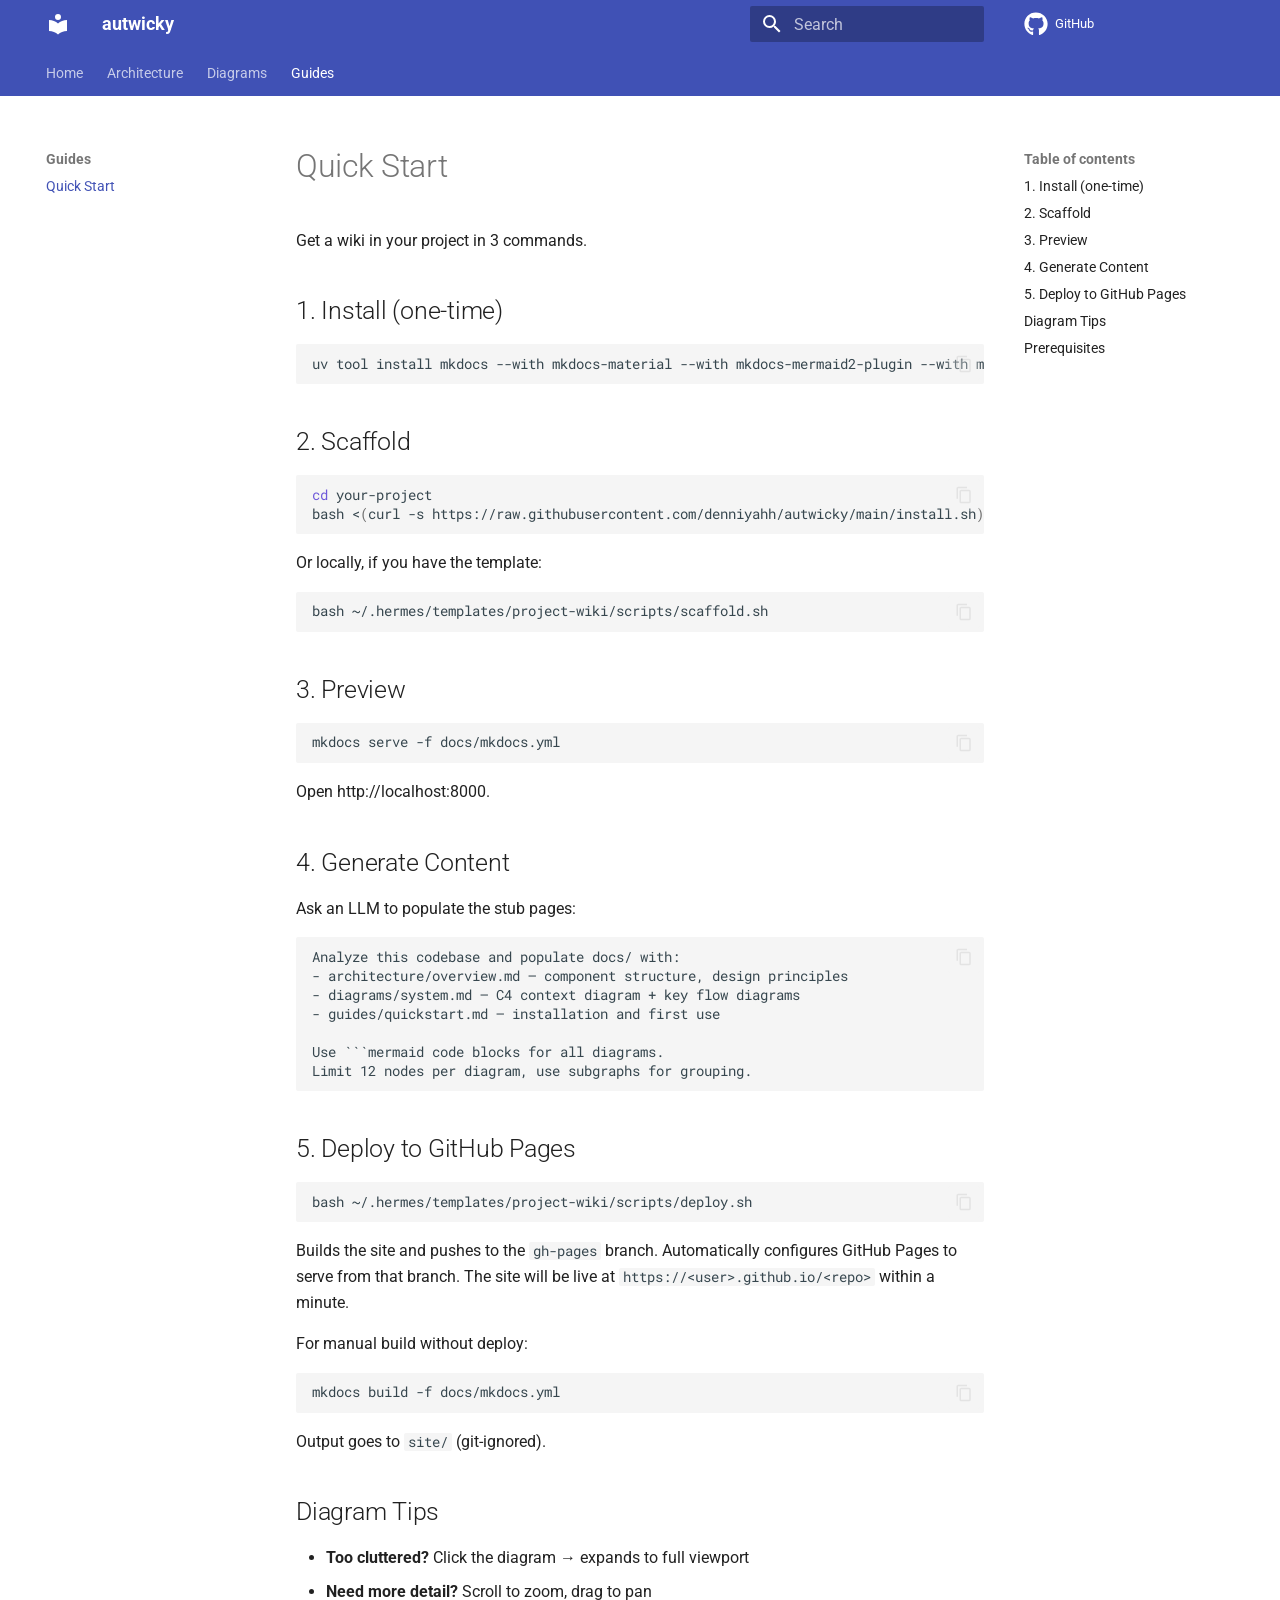
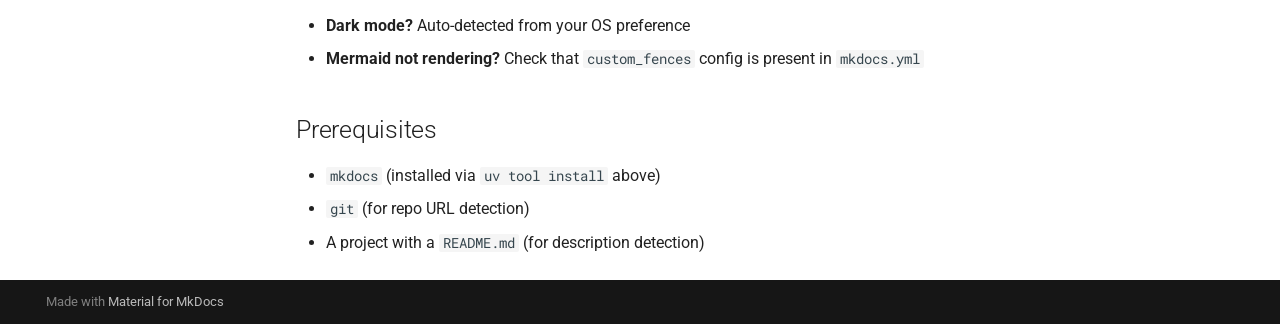
<file: guides/quickstart/index.html>
<!DOCTYPE html>

<html class="no-js" lang="en">
<head>
<meta charset="utf-8"/>
<meta content="width=device-width,initial-scale=1" name="viewport"/>
<meta content="autwicky documentation" name="description"/>
<link href="../../diagrams/system/" rel="prev"/>
<link href="../../assets/images/favicon.png" rel="icon"/>
<meta content="mkdocs-1.6.1, mkdocs-material-9.7.6" name="generator"/>
<title>Quick Start - autwicky</title>
<link href="../../assets/stylesheets/main.484c7ddc.min.css" rel="stylesheet"/>
<link href="../../assets/stylesheets/palette.ab4e12ef.min.css" rel="stylesheet"/>
<link crossorigin="" href="https://fonts.gstatic.com" rel="preconnect"/>
<link href="https://fonts.googleapis.com/css?family=Roboto:300,300i,400,400i,700,700i%7CRoboto+Mono:400,400i,700,700i&amp;display=fallback" rel="stylesheet"/>
<style>:root{--md-text-font:"Roboto";--md-code-font:"Roboto Mono"}</style>
<link href="../../assets/extra.css" rel="stylesheet"/>
<link href="../../assets/stylesheets/panzoom.css" rel="stylesheet"/>
<script>__md_scope=new URL("../..",location),__md_hash=e=>[...e].reduce(((e,_)=>(e<<5)-e+_.charCodeAt(0)),0),__md_get=(e,_=localStorage,t=__md_scope)=>JSON.parse(_.getItem(t.pathname+"."+e)),__md_set=(e,_,t=localStorage,a=__md_scope)=>{try{t.setItem(a.pathname+"."+e,JSON.stringify(_))}catch(e){}}</script>
<meta name="panzoom-theme" content="material">
<meta name="panzoom-data" content='{"selectors": [".d2", ".mermaid"], "initial_zoom_level": 1.0}'> </head>
<body data-md-color-accent="blue" data-md-color-primary="indigo" data-md-color-scheme="slate" dir="ltr">
<input autocomplete="off" class="md-toggle" data-md-toggle="drawer" id="__drawer" type="checkbox"/>
<input autocomplete="off" class="md-toggle" data-md-toggle="search" id="__search" type="checkbox"/>
<label class="md-overlay" for="__drawer"></label>
<div data-md-component="skip">
<a class="md-skip" href="#quick-start">
          Skip to content
        </a>
</div>
<div data-md-component="announce">
</div>
<header class="md-header" data-md-component="header">
<nav aria-label="Header" class="md-header__inner md-grid">
<a aria-label="autwicky" class="md-header__button md-logo" data-md-component="logo" href="../.." title="autwicky">
<svg viewbox="0 0 24 24" xmlns="http://www.w3.org/2000/svg"><path d="M12 8a3 3 0 0 0 3-3 3 3 0 0 0-3-3 3 3 0 0 0-3 3 3 3 0 0 0 3 3m0 3.54C9.64 9.35 6.5 8 3 8v11c3.5 0 6.64 1.35 9 3.54 2.36-2.19 5.5-3.54 9-3.54V8c-3.5 0-6.64 1.35-9 3.54"></path></svg>
</a>
<label class="md-header__button md-icon" for="__drawer">
<svg viewbox="0 0 24 24" xmlns="http://www.w3.org/2000/svg"><path d="M3 6h18v2H3zm0 5h18v2H3zm0 5h18v2H3z"></path></svg>
</label>
<div class="md-header__title" data-md-component="header-title">
<div class="md-header__ellipsis">
<div class="md-header__topic">
<span class="md-ellipsis">
            autwicky
          </span>
</div>
<div class="md-header__topic" data-md-component="header-topic">
<span class="md-ellipsis">
            
              Quick Start
            
          </span>
</div>
</div>
</div>
<form class="md-header__option" data-md-component="palette">
<input aria-hidden="true" class="md-option" data-md-color-accent="blue" data-md-color-media="(prefers-color-scheme: dark)" data-md-color-primary="indigo" data-md-color-scheme="slate" id="__palette_0" name="__palette" type="radio"/>
<input aria-hidden="true" class="md-option" data-md-color-accent="blue" data-md-color-media="(prefers-color-scheme: light)" data-md-color-primary="indigo" data-md-color-scheme="default" id="__palette_1" name="__palette" type="radio"/>
</form>
<script>var palette=__md_get("__palette");if(palette&&palette.color){if("(prefers-color-scheme)"===palette.color.media){var media=matchMedia("(prefers-color-scheme: light)"),input=document.querySelector(media.matches?"[data-md-color-media='(prefers-color-scheme: light)']":"[data-md-color-media='(prefers-color-scheme: dark)']");palette.color.media=input.getAttribute("data-md-color-media"),palette.color.scheme=input.getAttribute("data-md-color-scheme"),palette.color.primary=input.getAttribute("data-md-color-primary"),palette.color.accent=input.getAttribute("data-md-color-accent")}for(var[key,value]of Object.entries(palette.color))document.body.setAttribute("data-md-color-"+key,value)}</script>
<label class="md-header__button md-icon" for="__search">
<svg viewbox="0 0 24 24" xmlns="http://www.w3.org/2000/svg"><path d="M9.5 3A6.5 6.5 0 0 1 16 9.5c0 1.61-.59 3.09-1.56 4.23l.27.27h.79l5 5-1.5 1.5-5-5v-.79l-.27-.27A6.52 6.52 0 0 1 9.5 16 6.5 6.5 0 0 1 3 9.5 6.5 6.5 0 0 1 9.5 3m0 2C7 5 5 7 5 9.5S7 14 9.5 14 14 12 14 9.5 12 5 9.5 5"></path></svg>
</label>
<div class="md-search" data-md-component="search" role="dialog">
<label class="md-search__overlay" for="__search"></label>
<div class="md-search__inner" role="search">
<form class="md-search__form" name="search">
<input aria-label="Search" autocapitalize="off" autocomplete="off" autocorrect="off" class="md-search__input" data-md-component="search-query" name="query" placeholder="Search" required="" spellcheck="false" type="text"/>
<label class="md-search__icon md-icon" for="__search">
<svg viewbox="0 0 24 24" xmlns="http://www.w3.org/2000/svg"><path d="M9.5 3A6.5 6.5 0 0 1 16 9.5c0 1.61-.59 3.09-1.56 4.23l.27.27h.79l5 5-1.5 1.5-5-5v-.79l-.27-.27A6.52 6.52 0 0 1 9.5 16 6.5 6.5 0 0 1 3 9.5 6.5 6.5 0 0 1 9.5 3m0 2C7 5 5 7 5 9.5S7 14 9.5 14 14 12 14 9.5 12 5 9.5 5"></path></svg>
<svg viewbox="0 0 24 24" xmlns="http://www.w3.org/2000/svg"><path d="M20 11v2H8l5.5 5.5-1.42 1.42L4.16 12l7.92-7.92L13.5 5.5 8 11z"></path></svg>
</label>
<nav aria-label="Search" class="md-search__options">
<button aria-label="Clear" class="md-search__icon md-icon" tabindex="-1" title="Clear" type="reset">
<svg viewbox="0 0 24 24" xmlns="http://www.w3.org/2000/svg"><path d="M19 6.41 17.59 5 12 10.59 6.41 5 5 6.41 10.59 12 5 17.59 6.41 19 12 13.41 17.59 19 19 17.59 13.41 12z"></path></svg>
</button>
</nav>
<div class="md-search__suggest" data-md-component="search-suggest"></div>
</form>
<div class="md-search__output">
<div class="md-search__scrollwrap" data-md-scrollfix="" tabindex="0">
<div class="md-search-result" data-md-component="search-result">
<div class="md-search-result__meta">
            Initializing search
          </div>
<ol class="md-search-result__list" role="presentation"></ol>
</div>
</div>
</div>
</div>
</div>
<div class="md-header__source">
<a class="md-source" data-md-component="source" href="https://github.com/denniyahh/autwicky" title="Go to repository">
<div class="md-source__icon md-icon">
<svg viewbox="0 0 512 512" xmlns="http://www.w3.org/2000/svg"><!--! Font Awesome Free 7.1.0 by @fontawesome - https://fontawesome.com License - https://fontawesome.com/license/free (Icons: CC BY 4.0, Fonts: SIL OFL 1.1, Code: MIT License) Copyright 2025 Fonticons, Inc.--><path d="M173.9 397.4c0 2-2.3 3.6-5.2 3.6-3.3.3-5.6-1.3-5.6-3.6 0-2 2.3-3.6 5.2-3.6 3-.3 5.6 1.3 5.6 3.6m-31.1-4.5c-.7 2 1.3 4.3 4.3 4.9 2.6 1 5.6 0 6.2-2s-1.3-4.3-4.3-5.2c-2.6-.7-5.5.3-6.2 2.3m44.2-1.7c-2.9.7-4.9 2.6-4.6 4.9.3 2 2.9 3.3 5.9 2.6 2.9-.7 4.9-2.6 4.6-4.6-.3-1.9-3-3.2-5.9-2.9M252.8 8C114.1 8 8 113.3 8 252c0 110.9 69.8 205.8 169.5 239.2 12.8 2.3 17.3-5.6 17.3-12.1 0-6.2-.3-40.4-.3-61.4 0 0-70 15-84.7-29.8 0 0-11.4-29.1-27.8-36.6 0 0-22.9-15.7 1.6-15.4 0 0 24.9 2 38.6 25.8 21.9 38.6 58.6 27.5 72.9 20.9 2.3-16 8.8-27.1 16-33.7-55.9-6.2-112.3-14.3-112.3-110.5 0-27.5 7.6-41.3 23.6-58.9-2.6-6.5-11.1-33.3 2.6-67.9 20.9-6.5 69 27 69 27 20-5.6 41.5-8.5 62.8-8.5s42.8 2.9 62.8 8.5c0 0 48.1-33.6 69-27 13.7 34.7 5.2 61.4 2.6 67.9 16 17.7 25.8 31.5 25.8 58.9 0 96.5-58.9 104.2-114.8 110.5 9.2 7.9 17 22.9 17 46.4 0 33.7-.3 75.4-.3 83.6 0 6.5 4.6 14.4 17.3 12.1C436.2 457.8 504 362.9 504 252 504 113.3 391.5 8 252.8 8M105.2 352.9c-1.3 1-1 3.3.7 5.2 1.6 1.6 3.9 2.3 5.2 1 1.3-1 1-3.3-.7-5.2-1.6-1.6-3.9-2.3-5.2-1m-10.8-8.1c-.7 1.3.3 2.9 2.3 3.9 1.6 1 3.6.7 4.3-.7.7-1.3-.3-2.9-2.3-3.9-2-.6-3.6-.3-4.3.7m32.4 35.6c-1.6 1.3-1 4.3 1.3 6.2 2.3 2.3 5.2 2.6 6.5 1 1.3-1.3.7-4.3-1.3-6.2-2.2-2.3-5.2-2.6-6.5-1m-11.4-14.7c-1.6 1-1.6 3.6 0 5.9s4.3 3.3 5.6 2.3c1.6-1.3 1.6-3.9 0-6.2-1.4-2.3-4-3.3-5.6-2"></path></svg>
</div>
<div class="md-source__repository">
    GitHub
  </div>
</a>
</div>
</nav>
</header>
<div class="md-container" data-md-component="container">
<nav aria-label="Tabs" class="md-tabs" data-md-component="tabs">
<div class="md-grid">
<ul class="md-tabs__list">
<li class="md-tabs__item">
<a class="md-tabs__link" href="../..">
        
  
  
    
  
  Home

      </a>
</li>
<li class="md-tabs__item">
<a class="md-tabs__link" href="../../architecture/overview/">
          
  
  
    
  
  Architecture

        </a>
</li>
<li class="md-tabs__item">
<a class="md-tabs__link" href="../../diagrams/system/">
          
  
  
    
  
  Diagrams

        </a>
</li>
<li class="md-tabs__item md-tabs__item--active">
<a class="md-tabs__link" href="./">
          
  
  
    
  
  Guides

        </a>
</li>
</ul>
</div>
</nav>
<main class="md-main" data-md-component="main">
<div class="md-main__inner md-grid">
<div class="md-sidebar md-sidebar--primary" data-md-component="sidebar" data-md-type="navigation">
<div class="md-sidebar__scrollwrap">
<div class="md-sidebar__inner">
<nav aria-label="Navigation" class="md-nav md-nav--primary md-nav--lifted" data-md-level="0">
<label class="md-nav__title" for="__drawer">
<a aria-label="autwicky" class="md-nav__button md-logo" data-md-component="logo" href="../.." title="autwicky">
<svg viewbox="0 0 24 24" xmlns="http://www.w3.org/2000/svg"><path d="M12 8a3 3 0 0 0 3-3 3 3 0 0 0-3-3 3 3 0 0 0-3 3 3 3 0 0 0 3 3m0 3.54C9.64 9.35 6.5 8 3 8v11c3.5 0 6.64 1.35 9 3.54 2.36-2.19 5.5-3.54 9-3.54V8c-3.5 0-6.64 1.35-9 3.54"></path></svg>
</a>
    autwicky
  </label>
<div class="md-nav__source">
<a class="md-source" data-md-component="source" href="https://github.com/denniyahh/autwicky" title="Go to repository">
<div class="md-source__icon md-icon">
<svg viewbox="0 0 512 512" xmlns="http://www.w3.org/2000/svg"><!--! Font Awesome Free 7.1.0 by @fontawesome - https://fontawesome.com License - https://fontawesome.com/license/free (Icons: CC BY 4.0, Fonts: SIL OFL 1.1, Code: MIT License) Copyright 2025 Fonticons, Inc.--><path d="M173.9 397.4c0 2-2.3 3.6-5.2 3.6-3.3.3-5.6-1.3-5.6-3.6 0-2 2.3-3.6 5.2-3.6 3-.3 5.6 1.3 5.6 3.6m-31.1-4.5c-.7 2 1.3 4.3 4.3 4.9 2.6 1 5.6 0 6.2-2s-1.3-4.3-4.3-5.2c-2.6-.7-5.5.3-6.2 2.3m44.2-1.7c-2.9.7-4.9 2.6-4.6 4.9.3 2 2.9 3.3 5.9 2.6 2.9-.7 4.9-2.6 4.6-4.6-.3-1.9-3-3.2-5.9-2.9M252.8 8C114.1 8 8 113.3 8 252c0 110.9 69.8 205.8 169.5 239.2 12.8 2.3 17.3-5.6 17.3-12.1 0-6.2-.3-40.4-.3-61.4 0 0-70 15-84.7-29.8 0 0-11.4-29.1-27.8-36.6 0 0-22.9-15.7 1.6-15.4 0 0 24.9 2 38.6 25.8 21.9 38.6 58.6 27.5 72.9 20.9 2.3-16 8.8-27.1 16-33.7-55.9-6.2-112.3-14.3-112.3-110.5 0-27.5 7.6-41.3 23.6-58.9-2.6-6.5-11.1-33.3 2.6-67.9 20.9-6.5 69 27 69 27 20-5.6 41.5-8.5 62.8-8.5s42.8 2.9 62.8 8.5c0 0 48.1-33.6 69-27 13.7 34.7 5.2 61.4 2.6 67.9 16 17.7 25.8 31.5 25.8 58.9 0 96.5-58.9 104.2-114.8 110.5 9.2 7.9 17 22.9 17 46.4 0 33.7-.3 75.4-.3 83.6 0 6.5 4.6 14.4 17.3 12.1C436.2 457.8 504 362.9 504 252 504 113.3 391.5 8 252.8 8M105.2 352.9c-1.3 1-1 3.3.7 5.2 1.6 1.6 3.9 2.3 5.2 1 1.3-1 1-3.3-.7-5.2-1.6-1.6-3.9-2.3-5.2-1m-10.8-8.1c-.7 1.3.3 2.9 2.3 3.9 1.6 1 3.6.7 4.3-.7.7-1.3-.3-2.9-2.3-3.9-2-.6-3.6-.3-4.3.7m32.4 35.6c-1.6 1.3-1 4.3 1.3 6.2 2.3 2.3 5.2 2.6 6.5 1 1.3-1.3.7-4.3-1.3-6.2-2.2-2.3-5.2-2.6-6.5-1m-11.4-14.7c-1.6 1-1.6 3.6 0 5.9s4.3 3.3 5.6 2.3c1.6-1.3 1.6-3.9 0-6.2-1.4-2.3-4-3.3-5.6-2"></path></svg>
</div>
<div class="md-source__repository">
    GitHub
  </div>
</a>
</div>
<ul class="md-nav__list" data-md-scrollfix="">
<li class="md-nav__item">
<a class="md-nav__link" href="../..">
<span class="md-ellipsis">
    
  
    Home
  

    
  </span>
</a>
</li>
<li class="md-nav__item md-nav__item--nested">
<input class="md-nav__toggle md-toggle" id="__nav_2" type="checkbox"/>
<label class="md-nav__link" for="__nav_2" id="__nav_2_label" tabindex="0">
<span class="md-ellipsis">
    
  
    Architecture
  

    
  </span>
<span class="md-nav__icon md-icon"></span>
</label>
<nav aria-expanded="false" aria-labelledby="__nav_2_label" class="md-nav" data-md-level="1">
<label class="md-nav__title" for="__nav_2">
<span class="md-nav__icon md-icon"></span>
            
  
    Architecture
  

          </label>
<ul class="md-nav__list" data-md-scrollfix="">
<li class="md-nav__item">
<a class="md-nav__link" href="../../architecture/overview/">
<span class="md-ellipsis">
    
  
    Overview
  

    
  </span>
</a>
</li>
</ul>
</nav>
</li>
<li class="md-nav__item md-nav__item--nested">
<input class="md-nav__toggle md-toggle" id="__nav_3" type="checkbox"/>
<label class="md-nav__link" for="__nav_3" id="__nav_3_label" tabindex="0">
<span class="md-ellipsis">
    
  
    Diagrams
  

    
  </span>
<span class="md-nav__icon md-icon"></span>
</label>
<nav aria-expanded="false" aria-labelledby="__nav_3_label" class="md-nav" data-md-level="1">
<label class="md-nav__title" for="__nav_3">
<span class="md-nav__icon md-icon"></span>
            
  
    Diagrams
  

          </label>
<ul class="md-nav__list" data-md-scrollfix="">
<li class="md-nav__item">
<a class="md-nav__link" href="../../diagrams/system/">
<span class="md-ellipsis">
    
  
    System
  

    
  </span>
</a>
</li>
</ul>
</nav>
</li>
<li class="md-nav__item md-nav__item--active md-nav__item--section md-nav__item--nested">
<input checked="" class="md-nav__toggle md-toggle" id="__nav_4" type="checkbox"/>
<label class="md-nav__link" for="__nav_4" id="__nav_4_label" tabindex="">
<span class="md-ellipsis">
    
  
    Guides
  

    
  </span>
<span class="md-nav__icon md-icon"></span>
</label>
<nav aria-expanded="true" aria-labelledby="__nav_4_label" class="md-nav" data-md-level="1">
<label class="md-nav__title" for="__nav_4">
<span class="md-nav__icon md-icon"></span>
            
  
    Guides
  

          </label>
<ul class="md-nav__list" data-md-scrollfix="">
<li class="md-nav__item md-nav__item--active">
<input class="md-nav__toggle md-toggle" id="__toc" type="checkbox"/>
<label class="md-nav__link md-nav__link--active" for="__toc">
<span class="md-ellipsis">
    
  
    Quick Start
  

    
  </span>
<span class="md-nav__icon md-icon"></span>
</label>
<a class="md-nav__link md-nav__link--active" href="./">
<span class="md-ellipsis">
    
  
    Quick Start
  

    
  </span>
</a>
<nav aria-label="Table of contents" class="md-nav md-nav--secondary">
<label class="md-nav__title" for="__toc">
<span class="md-nav__icon md-icon"></span>
      Table of contents
    </label>
<ul class="md-nav__list" data-md-component="toc" data-md-scrollfix="">
<li class="md-nav__item">
<a class="md-nav__link" href="#1-install-one-time">
<span class="md-ellipsis">
      
        1. Install (one-time)
      
    </span>
</a>
</li>
<li class="md-nav__item">
<a class="md-nav__link" href="#2-scaffold">
<span class="md-ellipsis">
      
        2. Scaffold
      
    </span>
</a>
</li>
<li class="md-nav__item">
<a class="md-nav__link" href="#3-preview">
<span class="md-ellipsis">
      
        3. Preview
      
    </span>
</a>
</li>
<li class="md-nav__item">
<a class="md-nav__link" href="#4-generate-content">
<span class="md-ellipsis">
      
        4. Generate Content
      
    </span>
</a>
</li>
<li class="md-nav__item">
<a class="md-nav__link" href="#5-deploy-to-github-pages">
<span class="md-ellipsis">
      
        5. Deploy to GitHub Pages
      
    </span>
</a>
</li>
<li class="md-nav__item">
<a class="md-nav__link" href="#diagram-tips">
<span class="md-ellipsis">
      
        Diagram Tips
      
    </span>
</a>
</li>
<li class="md-nav__item">
<a class="md-nav__link" href="#prerequisites">
<span class="md-ellipsis">
      
        Prerequisites
      
    </span>
</a>
</li>
</ul>
</nav>
</li>
</ul>
</nav>
</li>
</ul>
</nav>
</div>
</div>
</div>
<div class="md-sidebar md-sidebar--secondary" data-md-component="sidebar" data-md-type="toc">
<div class="md-sidebar__scrollwrap">
<div class="md-sidebar__inner">
<nav aria-label="Table of contents" class="md-nav md-nav--secondary">
<label class="md-nav__title" for="__toc">
<span class="md-nav__icon md-icon"></span>
      Table of contents
    </label>
<ul class="md-nav__list" data-md-component="toc" data-md-scrollfix="">
<li class="md-nav__item">
<a class="md-nav__link" href="#1-install-one-time">
<span class="md-ellipsis">
      
        1. Install (one-time)
      
    </span>
</a>
</li>
<li class="md-nav__item">
<a class="md-nav__link" href="#2-scaffold">
<span class="md-ellipsis">
      
        2. Scaffold
      
    </span>
</a>
</li>
<li class="md-nav__item">
<a class="md-nav__link" href="#3-preview">
<span class="md-ellipsis">
      
        3. Preview
      
    </span>
</a>
</li>
<li class="md-nav__item">
<a class="md-nav__link" href="#4-generate-content">
<span class="md-ellipsis">
      
        4. Generate Content
      
    </span>
</a>
</li>
<li class="md-nav__item">
<a class="md-nav__link" href="#5-deploy-to-github-pages">
<span class="md-ellipsis">
      
        5. Deploy to GitHub Pages
      
    </span>
</a>
</li>
<li class="md-nav__item">
<a class="md-nav__link" href="#diagram-tips">
<span class="md-ellipsis">
      
        Diagram Tips
      
    </span>
</a>
</li>
<li class="md-nav__item">
<a class="md-nav__link" href="#prerequisites">
<span class="md-ellipsis">
      
        Prerequisites
      
    </span>
</a>
</li>
</ul>
</nav>
</div>
</div>
</div>
<div class="md-content" data-md-component="content">
<article class="md-content__inner md-typeset">
<h1 id="quick-start">Quick Start<a class="headerlink" href="#quick-start" title="Permanent link">¶</a></h1>
<p>Get a wiki in your project in 3 commands.</p>
<h2 id="1-install-one-time">1. Install (one-time)<a class="headerlink" href="#1-install-one-time" title="Permanent link">¶</a></h2>
<div class="highlight"><pre><span></span><code><a href="#__codelineno-0-1" id="__codelineno-0-1" name="__codelineno-0-1"></a>uv<span class="w"> </span>tool<span class="w"> </span>install<span class="w"> </span>mkdocs<span class="w"> </span>--with<span class="w"> </span>mkdocs-material<span class="w"> </span>--with<span class="w"> </span>mkdocs-mermaid2-plugin<span class="w"> </span>--with<span class="w"> </span>mkdocs-panzoom-plugin
</code></pre></div>
<h2 id="2-scaffold">2. Scaffold<a class="headerlink" href="#2-scaffold" title="Permanent link">¶</a></h2>
<div class="highlight"><pre><span></span><code><a href="#__codelineno-1-1" id="__codelineno-1-1" name="__codelineno-1-1"></a><span class="nb">cd</span><span class="w"> </span>your-project
<a href="#__codelineno-1-2" id="__codelineno-1-2" name="__codelineno-1-2"></a>bash<span class="w"> </span>&lt;<span class="o">(</span>curl<span class="w"> </span>-s<span class="w"> </span>https://raw.githubusercontent.com/denniyahh/autwicky/main/install.sh<span class="o">)</span>
</code></pre></div>
<p>Or locally, if you have the template:</p>
<div class="highlight"><pre><span></span><code><a href="#__codelineno-2-1" id="__codelineno-2-1" name="__codelineno-2-1"></a>bash<span class="w"> </span>~/.hermes/templates/project-wiki/scripts/scaffold.sh
</code></pre></div>
<h2 id="3-preview">3. Preview<a class="headerlink" href="#3-preview" title="Permanent link">¶</a></h2>
<div class="highlight"><pre><span></span><code><a href="#__codelineno-3-1" id="__codelineno-3-1" name="__codelineno-3-1"></a>mkdocs<span class="w"> </span>serve<span class="w"> </span>-f<span class="w"> </span>docs/mkdocs.yml
</code></pre></div>
<p>Open http://localhost:8000.</p>
<h2 id="4-generate-content">4. Generate Content<a class="headerlink" href="#4-generate-content" title="Permanent link">¶</a></h2>
<p>Ask an LLM to populate the stub pages:</p>
<div class="highlight"><pre><span></span><code><a href="#__codelineno-4-1" id="__codelineno-4-1" name="__codelineno-4-1"></a>Analyze this codebase and populate docs/ with:
<a href="#__codelineno-4-2" id="__codelineno-4-2" name="__codelineno-4-2"></a>- architecture/overview.md — component structure, design principles
<a href="#__codelineno-4-3" id="__codelineno-4-3" name="__codelineno-4-3"></a>- diagrams/system.md — C4 context diagram + key flow diagrams
<a href="#__codelineno-4-4" id="__codelineno-4-4" name="__codelineno-4-4"></a>- guides/quickstart.md — installation and first use
<a href="#__codelineno-4-5" id="__codelineno-4-5" name="__codelineno-4-5"></a>
<a href="#__codelineno-4-6" id="__codelineno-4-6" name="__codelineno-4-6"></a>Use ```mermaid code blocks for all diagrams.
<a href="#__codelineno-4-7" id="__codelineno-4-7" name="__codelineno-4-7"></a>Limit 12 nodes per diagram, use subgraphs for grouping.
</code></pre></div>
<h2 id="5-deploy-to-github-pages">5. Deploy to GitHub Pages<a class="headerlink" href="#5-deploy-to-github-pages" title="Permanent link">¶</a></h2>
<div class="highlight"><pre><span></span><code><a href="#__codelineno-5-1" id="__codelineno-5-1" name="__codelineno-5-1"></a>bash<span class="w"> </span>~/.hermes/templates/project-wiki/scripts/deploy.sh
</code></pre></div>
<p>Builds the site and pushes to the <code>gh-pages</code> branch. Automatically configures GitHub Pages to serve from that branch. The site will be live at <code>https://&lt;user&gt;.github.io/&lt;repo&gt;</code> within a minute.</p>
<p>For manual build without deploy:</p>
<div class="highlight"><pre><span></span><code><a href="#__codelineno-6-1" id="__codelineno-6-1" name="__codelineno-6-1"></a>mkdocs<span class="w"> </span>build<span class="w"> </span>-f<span class="w"> </span>docs/mkdocs.yml
</code></pre></div>
<p>Output goes to <code>site/</code> (git-ignored).</p>
<h2 id="diagram-tips">Diagram Tips<a class="headerlink" href="#diagram-tips" title="Permanent link">¶</a></h2>
<ul>
<li><strong>Too cluttered?</strong> Click the diagram → expands to full viewport</li>
<li><strong>Need more detail?</strong> Scroll to zoom, drag to pan</li>
<li><strong>Dark mode?</strong> Auto-detected from your OS preference</li>
<li><strong>Mermaid not rendering?</strong> Check that <code>custom_fences</code> config is present in <code>mkdocs.yml</code></li>
</ul>
<h2 id="prerequisites">Prerequisites<a class="headerlink" href="#prerequisites" title="Permanent link">¶</a></h2>
<ul>
<li><code>mkdocs</code> (installed via <code>uv tool install</code> above)</li>
<li><code>git</code> (for repo URL detection)</li>
<li>A project with a <code>README.md</code> (for description detection)</li>
</ul>
</article>
</div>
<script>var target=document.getElementById(location.hash.slice(1));target&&target.name&&(target.checked=target.name.startsWith("__tabbed_"))</script>
</div>
<button class="md-top md-icon" data-md-component="top" hidden="" type="button">
<svg viewbox="0 0 24 24" xmlns="http://www.w3.org/2000/svg"><path d="M13 20h-2V8l-5.5 5.5-1.42-1.42L12 4.16l7.92 7.92-1.42 1.42L13 8z"></path></svg>
  Back to top
</button>
</main>
<footer class="md-footer">
<div class="md-footer-meta md-typeset">
<div class="md-footer-meta__inner md-grid">
<div class="md-copyright">
  
  
    Made with
    <a href="https://squidfunk.github.io/mkdocs-material/" rel="noopener" target="_blank">
      Material for MkDocs
    </a>
</div>
</div>
</div>
</footer>
</div>
<div class="md-dialog" data-md-component="dialog">
<div class="md-dialog__inner md-typeset"></div>
</div>
<script id="__config" type="application/json">{"annotate": null, "base": "../..", "features": ["navigation.instant", "navigation.tracking", "navigation.tabs", "navigation.indexes", "navigation.top", "search.suggest", "search.highlight", "content.code.copy"], "search": "../../assets/javascripts/workers/search.2c215733.min.js", "tags": null, "translations": {"clipboard.copied": "Copied to clipboard", "clipboard.copy": "Copy to clipboard", "search.result.more.one": "1 more on this page", "search.result.more.other": "# more on this page", "search.result.none": "No matching documents", "search.result.one": "1 matching document", "search.result.other": "# matching documents", "search.result.placeholder": "Type to start searching", "search.result.term.missing": "Missing", "select.version": "Select version"}, "version": null}</script>
<script src="../../assets/javascripts/bundle.79ae519e.min.js"></script>
<script src="../../assets/extra.js"></script>
<script src="../../assets/javascripts/panzoom.min.js"></script>
<script src="../../assets/javascripts/zoompan.js"></script>
</body>
</html>
</file>
<file: assets/extra.css>
/* Mermaid diagram full-screen maximize */
.mermaid {
  cursor: pointer;
  position: relative;
  transition: opacity 0.2s;
}

.mermaid::after {
  content: "⛶";
  position: absolute;
  top: 4px;
  right: 8px;
  font-size: 14px;
  opacity: 0;
  transition: opacity 0.2s;
  pointer-events: none;
}

.mermaid:hover::after {
  opacity: 0.6;
}

.mermaid.maximized {
  position: fixed;
  top: 0;
  left: 0;
  width: 100vw;
  height: 100vh;
  z-index: 9999;
  background: var(--md-default-bg-color, #fff);
  display: flex;
  align-items: center;
  justify-content: center;
  overflow: auto;
  padding: 2rem;
  cursor: zoom-out;
}

.mermaid.maximized svg {
  max-width: 95vw;
  max-height: 90vh;
  width: auto;
  height: auto;
}

/* dim backdrop */
.mermaid-backdrop {
  display: none;
  position: fixed;
  inset: 0;
  background: rgba(0, 0, 0, 0.5);
  z-index: 9998;
}

.mermaid-backdrop.active {
  display: block;
}

/* hide max-width clamp when maximized */
.mermaid.maximized > svg {
  max-width: none !important;
}
</file>
<file: assets/stylesheets/panzoom.css>
.panzoom-box {
    position: relative;
    overflow: hidden;
    border-radius: 2px;
    /*border-color: grey;
    border-width: 1px;
    border-style: solid;*/
    margin-bottom: 5px;
    background-color: var(--md-code-bg-color);
    top: 0;
}

.mermaid {
    top: 0;
}

.panzoom-icon {
    width: 1.125em;
    /* fill: var(--md-default-fg-color--lightest); */
    fill: var(--md-default-fg-color--light);
    transition: 0.25s;
}

.panzoom-button {
    width: 1.5em;
    height: 1.5em;
    display: flex;
    justify-content: center;
    align-items: center;
}

button:hover .panzoom-icon {
    fill: var(--md-accent-fg-color);
}

:hover > * > * > .panzoom-icon {
    fill: var(--md-default-fg-color--light);
}

.panzoom-hidden {
    display: none;
}

.panzoom-min {
}

.panzoom-nav {
    --pz-nav-padding: 3px;
    position: absolute;
    right: 10px;
    top: 10px;
    display: flex;
    justify-content: flex-end;
    column-gap: 5px;
    z-index: 3;
    background-color: var(--md-default-bg-color);
    opacity: 90%;
    padding: var(--pz-nav-padding);
    border-radius: 4px;
}

.panzoom-nav-infobox-top {
    position: absolute;
    right: 10px;
    /* top: 10px; */
    top: 50px;
    display: flex;
    justify-content: flex-end;
    gap: 5px;
    z-index: 3;
}

.panzoom-info-box-bottom {
    position: relative;
    padding-top: 15px;
    font-size: 1em;
    text-align: center;
    z-index: 3;
    background-color: var(--md-default-bg-color);
    color: var(--md-default-fg-color--light);
}

.panzoom-info-box-top {
    position: relative;
    padding-bottom: 15px;
    font-size: 1em;
    text-align: center;
    z-index: 3;
    background-color: var(--md-default-bg-color);
    color: var(--md-default-fg-color--light);
}

.panzoom-fullscreen {
    position: fixed;
    max-width: 100vw;
    max-height: 100vh;
    width: 100%;
    height: 100%;
    top: 0;
    left: 0;
    z-index: 100;
}


.panzoom-fullscreen .panzoom-info-box {
    position: absolute;
    bottom: 0;
    width: 100%;
}

.panzoom-fullscreen img {
    max-width: 100%;
    max-height: 100%;
}
</file>
<file: assets/stylesheets/main.484c7ddc.min.css>
@charset "UTF-8";html{-webkit-text-size-adjust:none;-moz-text-size-adjust:none;text-size-adjust:none;box-sizing:border-box}*,:after,:before{box-sizing:inherit}@media (prefers-reduced-motion){*,:after,:before{transition:none!important}}body{margin:0}a,button,input,label{-webkit-tap-highlight-color:transparent}a{color:inherit;text-decoration:none}hr{border:0;box-sizing:initial;display:block;height:.05rem;overflow:visible;padding:0}small{font-size:80%}sub,sup{line-height:1em}img{border-style:none}table{border-collapse:initial;border-spacing:0}td,th{font-weight:400;vertical-align:top}button{background:#0000;border:0;font-family:inherit;font-size:inherit;margin:0;padding:0}input{border:0;outline:none}:root{--md-primary-fg-color:#4051b5;--md-primary-fg-color--light:#5d6cc0;--md-primary-fg-color--dark:#303fa1;--md-primary-bg-color:#fff;--md-primary-bg-color--light:#ffffffb3;--md-accent-fg-color:#526cfe;--md-accent-fg-color--transparent:#526cfe1a;--md-accent-bg-color:#fff;--md-accent-bg-color--light:#ffffffb3}[data-md-color-scheme=default]{color-scheme:light}[data-md-color-scheme=default] img[src$="#gh-dark-mode-only"],[data-md-color-scheme=default] img[src$="#only-dark"]{display:none}:root,[data-md-color-scheme=default]{--md-hue:225deg;--md-default-fg-color:#000000de;--md-default-fg-color--light:#0000008a;--md-default-fg-color--lighter:#00000052;--md-default-fg-color--lightest:#00000012;--md-default-bg-color:#fff;--md-default-bg-color--light:#ffffffb3;--md-default-bg-color--lighter:#ffffff4d;--md-default-bg-color--lightest:#ffffff1f;--md-code-fg-color:#36464e;--md-code-bg-color:#f5f5f5;--md-code-bg-color--light:#f5f5f5b3;--md-code-bg-color--lighter:#f5f5f54d;--md-code-hl-color:#4287ff;--md-code-hl-color--light:#4287ff1a;--md-code-hl-number-color:#d52a2a;--md-code-hl-special-color:#db1457;--md-code-hl-function-color:#a846b9;--md-code-hl-constant-color:#6e59d9;--md-code-hl-keyword-color:#3f6ec6;--md-code-hl-string-color:#1c7d4d;--md-code-hl-name-color:var(--md-code-fg-color);--md-code-hl-operator-color:var(--md-default-fg-color--light);--md-code-hl-punctuation-color:var(--md-default-fg-color--light);--md-code-hl-comment-color:var(--md-default-fg-color--light);--md-code-hl-generic-color:var(--md-default-fg-color--light);--md-code-hl-variable-color:var(--md-default-fg-color--light);--md-typeset-color:var(--md-default-fg-color);--md-typeset-a-color:var(--md-primary-fg-color);--md-typeset-del-color:#f5503d26;--md-typeset-ins-color:#0bd57026;--md-typeset-kbd-color:#fafafa;--md-typeset-kbd-accent-color:#fff;--md-typeset-kbd-border-color:#b8b8b8;--md-typeset-mark-color:#ffff0080;--md-typeset-table-color:#0000001f;--md-typeset-table-color--light:rgba(0,0,0,.035);--md-admonition-fg-color:var(--md-default-fg-color);--md-admonition-bg-color:var(--md-default-bg-color);--md-warning-fg-color:#000000de;--md-warning-bg-color:#ff9;--md-footer-fg-color:#fff;--md-footer-fg-color--light:#ffffffb3;--md-footer-fg-color--lighter:#ffffff73;--md-footer-bg-color:#000000de;--md-footer-bg-color--dark:#00000052;--md-shadow-z1:0 0.2rem 0.5rem #0000000d,0 0 0.05rem #0000001a;--md-shadow-z2:0 0.2rem 0.5rem #0000001a,0 0 0.05rem #00000040;--md-shadow-z3:0 0.2rem 0.5rem #0003,0 0 0.05rem #00000059}.md-icon svg{fill:currentcolor;display:block;height:1.2rem;width:1.2rem}body{-webkit-font-smoothing:antialiased;-moz-osx-font-smoothing:grayscale;--md-text-font-family:var(--md-text-font,_),-apple-system,BlinkMacSystemFont,Helvetica,Arial,sans-serif;--md-code-font-family:var(--md-code-font,_),SFMono-Regular,Consolas,Menlo,monospace}aside,body,input{font-feature-settings:"kern","liga";color:var(--md-typeset-color);font-family:var(--md-text-font-family)}code,kbd,pre{font-feature-settings:"kern";font-family:var(--md-code-font-family)}:root{--md-typeset-table-sort-icon:url('data:image/svg+xml;charset=utf-8,<svg xmlns="http://www.w3.org/2000/svg" viewBox="0 0 24 24"><path d="m18 21-4-4h3V7h-3l4-4 4 4h-3v10h3M2 19v-2h10v2M2 13v-2h7v2M2 7V5h4v2z"/></svg>');--md-typeset-table-sort-icon--asc:url('data:image/svg+xml;charset=utf-8,<svg xmlns="http://www.w3.org/2000/svg" viewBox="0 0 24 24"><path d="M19 17h3l-4 4-4-4h3V3h2M2 17h10v2H2M6 5v2H2V5m0 6h7v2H2z"/></svg>');--md-typeset-table-sort-icon--desc:url('data:image/svg+xml;charset=utf-8,<svg xmlns="http://www.w3.org/2000/svg" viewBox="0 0 24 24"><path d="M19 7h3l-4-4-4 4h3v14h2M2 17h10v2H2M6 5v2H2V5m0 6h7v2H2z"/></svg>')}.md-typeset{-webkit-print-color-adjust:exact;color-adjust:exact;font-size:.8rem;line-height:1.6;overflow-wrap:break-word}@media print{.md-typeset{font-size:.68rem}}.md-typeset blockquote,.md-typeset dl,.md-typeset figure,.md-typeset ol,.md-typeset pre,.md-typeset ul{margin-bottom:1em;margin-top:1em}.md-typeset h1{color:var(--md-default-fg-color--light);font-size:2em;line-height:1.3;margin:0 0 1.25em}.md-typeset h1,.md-typeset h2{font-weight:300;letter-spacing:-.01em}.md-typeset h2{font-size:1.5625em;line-height:1.4;margin:1.6em 0 .64em}.md-typeset h3{font-size:1.25em;font-weight:400;letter-spacing:-.01em;line-height:1.5;margin:1.6em 0 .8em}.md-typeset h2+h3{margin-top:.8em}.md-typeset h4{font-weight:700;letter-spacing:-.01em;margin:1em 0}.md-typeset h5,.md-typeset h6{color:var(--md-default-fg-color--light);font-size:.8em;font-weight:700;letter-spacing:-.01em;margin:1.25em 0}.md-typeset h5{text-transform:uppercase}.md-typeset h5 code{text-transform:none}.md-typeset hr{border-bottom:.05rem solid var(--md-default-fg-color--lightest);display:flow-root;margin:1.5em 0}.md-typeset a{color:var(--md-typeset-a-color);word-break:break-word}.md-typeset a,.md-typeset a:before{transition:color 125ms}.md-typeset a:focus,.md-typeset a:hover{color:var(--md-accent-fg-color)}.md-typeset a:focus code,.md-typeset a:hover code{background-color:var(--md-accent-fg-color--transparent);color:var(--md-accent-fg-color)}.md-typeset a code{color:var(--md-typeset-a-color)}.md-typeset a.focus-visible{outline-color:var(--md-accent-fg-color);outline-offset:.2rem}.md-typeset code,.md-typeset kbd,.md-typeset pre{color:var(--md-code-fg-color);direction:ltr;font-variant-ligatures:none;transition:background-color 125ms}@media print{.md-typeset code,.md-typeset kbd,.md-typeset pre{white-space:pre-wrap}}.md-typeset code{background-color:var(--md-code-bg-color);border-radius:.1rem;-webkit-box-decoration-break:clone;box-decoration-break:clone;font-size:.85em;padding:0 .2941176471em;transition:color 125ms,background-color 125ms;word-break:break-word}.md-typeset code:not(.focus-visible){-webkit-tap-highlight-color:transparent;outline:none}.md-typeset pre{display:flow-root;line-height:1.4;position:relative}.md-typeset pre>code{-webkit-box-decoration-break:slice;box-decoration-break:slice;box-shadow:none;display:block;margin:0;outline-color:var(--md-accent-fg-color);overflow:auto;padding:.7720588235em 1.1764705882em;scrollbar-color:var(--md-default-fg-color--lighter) #0000;scrollbar-width:thin;touch-action:auto;word-break:normal}.md-typeset pre>code:hover{scrollbar-color:var(--md-accent-fg-color) #0000}.md-typeset pre>code::-webkit-scrollbar{height:.2rem;width:.2rem}.md-typeset pre>code::-webkit-scrollbar-thumb{background-color:var(--md-default-fg-color--lighter)}.md-typeset pre>code::-webkit-scrollbar-thumb:hover{background-color:var(--md-accent-fg-color)}.md-typeset kbd{background-color:var(--md-typeset-kbd-color);border-radius:.1rem;box-shadow:0 .1rem 0 .05rem var(--md-typeset-kbd-border-color),0 .1rem 0 var(--md-typeset-kbd-border-color),0 -.1rem .2rem var(--md-typeset-kbd-accent-color) inset;color:var(--md-default-fg-color);display:inline-block;font-size:.75em;padding:0 .6666666667em;vertical-align:text-top;word-break:break-word}.md-typeset mark{background-color:var(--md-typeset-mark-color);-webkit-box-decoration-break:clone;box-decoration-break:clone;color:inherit;word-break:break-word}.md-typeset abbr{cursor:help;text-decoration:none}.md-typeset [data-preview],.md-typeset abbr{border-bottom:.05rem dotted var(--md-default-fg-color--light)}.md-typeset small{opacity:.75}[dir=ltr] .md-typeset sub,[dir=ltr] .md-typeset sup{margin-left:.078125em}[dir=rtl] .md-typeset sub,[dir=rtl] .md-typeset sup{margin-right:.078125em}[dir=ltr] .md-typeset blockquote{padding-left:.6rem}[dir=rtl] .md-typeset blockquote{padding-right:.6rem}[dir=ltr] .md-typeset blockquote{border-left:.2rem solid var(--md-default-fg-color--lighter)}[dir=rtl] .md-typeset blockquote{border-right:.2rem solid var(--md-default-fg-color--lighter)}.md-typeset blockquote{color:var(--md-default-fg-color--light);margin-left:0;margin-right:0}.md-typeset ul{list-style-type:disc}.md-typeset ul[type]{list-style-type:revert-layer}[dir=ltr] .md-typeset ol,[dir=ltr] .md-typeset ul{margin-left:.625em}[dir=rtl] .md-typeset ol,[dir=rtl] .md-typeset ul{margin-right:.625em}.md-typeset ol,.md-typeset ul{padding:0}.md-typeset ol:not([hidden]),.md-typeset ul:not([hidden]){display:flow-root}.md-typeset ol ol,.md-typeset ul ol{list-style-type:lower-alpha}.md-typeset ol ol ol,.md-typeset ul ol ol{list-style-type:lower-roman}.md-typeset ol ol ol ol,.md-typeset ul ol ol ol{list-style-type:upper-alpha}.md-typeset ol ol ol ol ol,.md-typeset ul ol ol ol ol{list-style-type:upper-roman}.md-typeset ol[type],.md-typeset ul[type]{list-style-type:revert-layer}[dir=ltr] .md-typeset ol li,[dir=ltr] .md-typeset ul li{margin-left:1.25em}[dir=rtl] .md-typeset ol li,[dir=rtl] .md-typeset ul li{margin-right:1.25em}.md-typeset ol li,.md-typeset ul li{margin-bottom:.5em}.md-typeset ol li blockquote,.md-typeset ol li p,.md-typeset ul li blockquote,.md-typeset ul li p{margin:.5em 0}.md-typeset ol li:last-child,.md-typeset ul li:last-child{margin-bottom:0}[dir=ltr] .md-typeset ol li ol,[dir=ltr] .md-typeset ol li ul,[dir=ltr] .md-typeset ul li ol,[dir=ltr] .md-typeset ul li ul{margin-left:.625em}[dir=rtl] .md-typeset ol li ol,[dir=rtl] .md-typeset ol li ul,[dir=rtl] .md-typeset ul li ol,[dir=rtl] .md-typeset ul li ul{margin-right:.625em}.md-typeset ol li ol,.md-typeset ol li ul,.md-typeset ul li ol,.md-typeset ul li ul{margin-bottom:.5em;margin-top:.5em}[dir=ltr] .md-typeset dd{margin-left:1.875em}[dir=rtl] .md-typeset dd{margin-right:1.875em}.md-typeset dd{margin-bottom:1.5em;margin-top:1em}.md-typeset img,.md-typeset svg,.md-typeset video{height:auto;max-width:100%}.md-typeset img[align=left]{margin:1em 1em 1em 0}.md-typeset img[align=right]{margin:1em 0 1em 1em}.md-typeset img[align]:only-child{margin-top:0}.md-typeset figure{display:flow-root;margin:1em auto;max-width:100%;text-align:center;width:fit-content}.md-typeset figure img{display:block;margin:0 auto}.md-typeset figcaption{font-style:italic;margin:1em auto;max-width:24rem}.md-typeset iframe{max-width:100%}.md-typeset table:not([class]){background-color:var(--md-default-bg-color);border:.05rem solid var(--md-typeset-table-color);border-radius:.1rem;display:inline-block;font-size:.64rem;max-width:100%;overflow:auto;touch-action:auto}@media print{.md-typeset table:not([class]){display:table}}.md-typeset table:not([class])+*{margin-top:1.5em}.md-typeset table:not([class]) td>:first-child,.md-typeset table:not([class]) th>:first-child{margin-top:0}.md-typeset table:not([class]) td>:last-child,.md-typeset table:not([class]) th>:last-child{margin-bottom:0}.md-typeset table:not([class]) td:not([align]),.md-typeset table:not([class]) th:not([align]){text-align:left}[dir=rtl] .md-typeset table:not([class]) td:not([align]),[dir=rtl] .md-typeset table:not([class]) th:not([align]){text-align:right}.md-typeset table:not([class]) th{font-weight:700;min-width:5rem;padding:.9375em 1.25em;vertical-align:top}.md-typeset table:not([class]) td{border-top:.05rem solid var(--md-typeset-table-color);padding:.9375em 1.25em;vertical-align:top}.md-typeset table:not([class]) tbody tr{transition:background-color 125ms}.md-typeset table:not([class]) tbody tr:hover{background-color:var(--md-typeset-table-color--light);box-shadow:0 .05rem 0 var(--md-default-bg-color) inset}.md-typeset table:not([class]) a{word-break:normal}.md-typeset table th[role=columnheader]{cursor:pointer}[dir=ltr] .md-typeset table th[role=columnheader]:after{margin-left:.5em}[dir=rtl] .md-typeset table th[role=columnheader]:after{margin-right:.5em}.md-typeset table th[role=columnheader]:after{content:"";display:inline-block;height:1.2em;-webkit-mask-image:var(--md-typeset-table-sort-icon);mask-image:var(--md-typeset-table-sort-icon);-webkit-mask-repeat:no-repeat;mask-repeat:no-repeat;-webkit-mask-size:contain;mask-size:contain;transition:background-color 125ms;vertical-align:text-bottom;width:1.2em}.md-typeset table th[role=columnheader]:hover:after{background-color:var(--md-default-fg-color--lighter)}.md-typeset table th[role=columnheader][aria-sort=ascending]:after{background-color:var(--md-default-fg-color--light);-webkit-mask-image:var(--md-typeset-table-sort-icon--asc);mask-image:var(--md-typeset-table-sort-icon--asc)}.md-typeset table th[role=columnheader][aria-sort=descending]:after{background-color:var(--md-default-fg-color--light);-webkit-mask-image:var(--md-typeset-table-sort-icon--desc);mask-image:var(--md-typeset-table-sort-icon--desc)}.md-typeset__scrollwrap{margin:1em -.8rem;overflow-x:auto;touch-action:auto}.md-typeset__table{display:inline-block;margin-bottom:.5em;padding:0 .8rem}@media print{.md-typeset__table{display:block}}html .md-typeset__table table{display:table;margin:0;overflow:hidden;width:100%}@media screen and (max-width:44.984375em){.md-content__inner>pre{margin:1em -.8rem}.md-content__inner>pre code{border-radius:0}}.md-typeset .md-author{border-radius:100%;display:block;flex-shrink:0;height:1.6rem;overflow:hidden;position:relative;transition:color 125ms,transform 125ms;width:1.6rem}.md-typeset .md-author img{display:block}.md-typeset .md-author--more{background:var(--md-default-fg-color--lightest);color:var(--md-default-fg-color--lighter);font-size:.6rem;font-weight:700;line-height:1.6rem;text-align:center}.md-typeset .md-author--long{height:2.4rem;width:2.4rem}.md-typeset a.md-author{transform:scale(1)}.md-typeset a.md-author img{border-radius:100%;filter:grayscale(100%) opacity(75%);transition:filter 125ms}.md-typeset a.md-author:focus,.md-typeset a.md-author:hover{transform:scale(1.1);z-index:1}.md-typeset a.md-author:focus img,.md-typeset a.md-author:hover img{filter:grayscale(0)}.md-banner{background-color:var(--md-footer-bg-color);color:var(--md-footer-fg-color);overflow:auto}@media print{.md-banner{display:none}}.md-banner--warning{background-color:var(--md-warning-bg-color);color:var(--md-warning-fg-color)}.md-banner__inner{font-size:.7rem;margin:.6rem auto;padding:0 .8rem}[dir=ltr] .md-banner__button{float:right}[dir=rtl] .md-banner__button{float:left}.md-banner__button{color:inherit;cursor:pointer;transition:opacity .25s}.no-js .md-banner__button{display:none}.md-banner__button:hover{opacity:.7}html{font-size:125%;height:100%;overflow-x:hidden}@media screen and (min-width:100em){html{font-size:137.5%}}@media screen and (min-width:125em){html{font-size:150%}}body{background-color:var(--md-default-bg-color);display:flex;flex-direction:column;font-size:.5rem;min-height:100%;position:relative;width:100%}@media print{body{display:block}}@media screen and (max-width:59.984375em){body[data-md-scrolllock]{position:fixed}}.md-grid{margin-left:auto;margin-right:auto;max-width:61rem}.md-container{display:flex;flex-direction:column;flex-grow:1}@media print{.md-container{display:block}}.md-main{flex-grow:1}.md-main__inner{display:flex;height:100%;margin-top:1.5rem}.md-ellipsis{overflow:hidden;text-overflow:ellipsis}.md-toggle{display:none}.md-option{height:0;opacity:0;position:absolute;width:0}.md-option:checked+label:not([hidden]){display:block}.md-option.focus-visible+label{outline-color:var(--md-accent-fg-color);outline-style:auto}.md-skip{background-color:var(--md-default-fg-color);border-radius:.1rem;color:var(--md-default-bg-color);font-size:.64rem;margin:.5rem;opacity:0;outline-color:var(--md-accent-fg-color);padding:.3rem .5rem;position:fixed;transform:translateY(.4rem);z-index:-1}.md-skip:focus{opacity:1;transform:translateY(0);transition:transform .25s cubic-bezier(.4,0,.2,1),opacity 175ms 75ms;z-index:10}@page{margin:25mm}:root{--md-clipboard-icon:url('data:image/svg+xml;charset=utf-8,<svg xmlns="http://www.w3.org/2000/svg" viewBox="0 0 24 24"><path d="M19 21H8V7h11m0-2H8a2 2 0 0 0-2 2v14a2 2 0 0 0 2 2h11a2 2 0 0 0 2-2V7a2 2 0 0 0-2-2m-3-4H4a2 2 0 0 0-2 2v14h2V3h12z"/></svg>')}.md-clipboard{border-radius:.1rem;color:var(--md-default-fg-color--lightest);cursor:pointer;height:1.5em;outline-color:var(--md-accent-fg-color);outline-offset:.1rem;transition:color .25s;width:1.5em;z-index:1}@media print{.md-clipboard{display:none}}.md-clipboard:not(.focus-visible){-webkit-tap-highlight-color:transparent;outline:none}:hover>.md-clipboard{color:var(--md-default-fg-color--light)}.md-clipboard:focus,.md-clipboard:hover{color:var(--md-accent-fg-color)}.md-clipboard:after{background-color:currentcolor;content:"";display:block;height:1.125em;margin:0 auto;-webkit-mask-image:var(--md-clipboard-icon);mask-image:var(--md-clipboard-icon);-webkit-mask-position:center;mask-position:center;-webkit-mask-repeat:no-repeat;mask-repeat:no-repeat;-webkit-mask-size:contain;mask-size:contain;width:1.125em}.md-clipboard--inline{cursor:pointer}.md-clipboard--inline code{transition:color .25s,background-color .25s}.md-clipboard--inline:focus code,.md-clipboard--inline:hover code{background-color:var(--md-accent-fg-color--transparent);color:var(--md-accent-fg-color)}:root{--md-code-select-icon:url('data:image/svg+xml;charset=utf-8,<svg xmlns="http://www.w3.org/2000/svg" viewBox="0 0 24 24"><path d="M19 19h-4v2h4c1.1 0 2-.9 2-2v-4h-2m0-12h-4v2h4v4h2V5c0-1.1-.9-2-2-2M5 5h4V3H5c-1.1 0-2 .9-2 2v4h2m0 6H3v4c0 1.1.9 2 2 2h4v-2H5zm2-4h2v2H7zm4 0h2v2h-2zm4 0h2v2h-2zM7 7h2v2H7zm4 0h2v2h-2zm4 0h2v2h-2zm-8 8h2v2H7zm4 0h2v2h-2zm4 0h2v2h-2z"/></svg>');--md-code-copy-icon:url('data:image/svg+xml;charset=utf-8,<svg xmlns="http://www.w3.org/2000/svg" viewBox="0 0 24 24"><path d="M19 21H8V7h11m0-2H8a2 2 0 0 0-2 2v14a2 2 0 0 0 2 2h11a2 2 0 0 0 2-2V7a2 2 0 0 0-2-2m-3-4H4a2 2 0 0 0-2 2v14h2V3h12z"/></svg>')}.md-typeset .md-code__content{display:grid}.md-code__nav{background-color:var(--md-code-bg-color--lighter);border-radius:.1rem;display:flex;gap:.2rem;padding:.2rem;position:absolute;right:.25em;top:.25em;transition:background-color .25s;z-index:1}:hover>.md-code__nav{background-color:var(--md-code-bg-color--light)}.md-code__button{color:var(--md-default-fg-color--lightest);cursor:pointer;display:block;height:1.5em;outline-color:var(--md-accent-fg-color);outline-offset:.1rem;transition:color .25s;width:1.5em}:hover>*>.md-code__button{color:var(--md-default-fg-color--light)}.md-code__button.focus-visible,.md-code__button:hover{color:var(--md-accent-fg-color)}.md-code__button--active{color:var(--md-default-fg-color)!important}.md-code__button:after{background-color:currentcolor;content:"";display:block;height:1.125em;margin:0 auto;-webkit-mask-position:center;mask-position:center;-webkit-mask-repeat:no-repeat;mask-repeat:no-repeat;-webkit-mask-size:contain;mask-size:contain;width:1.125em}.md-code__button[data-md-type=select]:after{-webkit-mask-image:var(--md-code-select-icon);mask-image:var(--md-code-select-icon)}.md-code__button[data-md-type=copy]:after{-webkit-mask-image:var(--md-code-copy-icon);mask-image:var(--md-code-copy-icon)}@keyframes consent{0%{opacity:0;transform:translateY(100%)}to{opacity:1;transform:translateY(0)}}@keyframes overlay{0%{opacity:0}to{opacity:1}}.md-consent__overlay{animation:overlay .25s both;-webkit-backdrop-filter:blur(.1rem);backdrop-filter:blur(.1rem);background-color:#0000008a;height:100%;opacity:1;position:fixed;top:0;width:100%;z-index:5}.md-consent__inner{animation:consent .5s cubic-bezier(.1,.7,.1,1) both;background-color:var(--md-default-bg-color);border:0;border-radius:.1rem;bottom:0;box-shadow:0 0 .2rem #0000001a,0 .2rem .4rem #0003;max-height:100%;overflow:auto;padding:0;position:fixed;width:100%;z-index:5}.md-consent__form{padding:.8rem}.md-consent__settings{display:none;margin:1em 0}input:checked+.md-consent__settings{display:block}.md-consent__controls{margin-bottom:.8rem}.md-typeset .md-consent__controls .md-button{display:inline}@media screen and (max-width:44.984375em){.md-typeset .md-consent__controls .md-button{display:block;margin-top:.4rem;text-align:center;width:100%}}.md-consent label{cursor:pointer}.md-content{flex-grow:1;min-width:0}.md-content__inner{margin:0 .8rem 1.2rem;padding-top:.6rem}@media screen and (min-width:76.25em){[dir=ltr] .md-sidebar--primary:not([hidden])~.md-content>.md-content__inner{margin-left:1.2rem}[dir=ltr] .md-sidebar--secondary:not([hidden])~.md-content>.md-content__inner,[dir=rtl] .md-sidebar--primary:not([hidden])~.md-content>.md-content__inner{margin-right:1.2rem}[dir=rtl] .md-sidebar--secondary:not([hidden])~.md-content>.md-content__inner{margin-left:1.2rem}}.md-content__inner:before{content:"";display:block;height:.4rem}.md-content__inner>:last-child{margin-bottom:0}[dir=ltr] .md-content__button{float:right}[dir=rtl] .md-content__button{float:left}[dir=ltr] .md-content__button{margin-left:.4rem}[dir=rtl] .md-content__button{margin-right:.4rem}.md-content__button{margin:.4rem 0;padding:0}@media print{.md-content__button{display:none}}.md-typeset .md-content__button{color:var(--md-default-fg-color--lighter)}.md-content__button svg{display:inline;vertical-align:top}[dir=rtl] .md-content__button svg{transform:scaleX(-1)}[dir=ltr] .md-dialog{right:.8rem}[dir=rtl] .md-dialog{left:.8rem}.md-dialog{background-color:var(--md-default-fg-color);border-radius:.1rem;bottom:.8rem;box-shadow:var(--md-shadow-z3);min-width:11.1rem;opacity:0;padding:.4rem .6rem;pointer-events:none;position:fixed;transform:translateY(100%);transition:transform 0ms .4s,opacity .4s;z-index:4}@media print{.md-dialog{display:none}}.md-dialog--active{opacity:1;pointer-events:auto;transform:translateY(0);transition:transform .4s cubic-bezier(.075,.85,.175,1),opacity .4s}.md-dialog__inner{color:var(--md-default-bg-color);font-size:.7rem}.md-feedback{margin:2em 0 1em;text-align:center}.md-feedback fieldset{border:none;margin:0;padding:0}.md-feedback__title{font-weight:700;margin:1em auto}.md-feedback__inner{position:relative}.md-feedback__list{display:flex;flex-wrap:wrap;place-content:baseline center;position:relative}.md-feedback__list:hover .md-icon:not(:disabled){color:var(--md-default-fg-color--lighter)}:disabled .md-feedback__list{min-height:1.8rem}.md-feedback__icon{color:var(--md-default-fg-color--light);cursor:pointer;flex-shrink:0;margin:0 .1rem;transition:color 125ms}.md-feedback__icon:not(:disabled).md-icon:hover{color:var(--md-accent-fg-color)}.md-feedback__icon:disabled{color:var(--md-default-fg-color--lightest);pointer-events:none}.md-feedback__note{opacity:0;position:relative;transform:translateY(.4rem);transition:transform .4s cubic-bezier(.1,.7,.1,1),opacity .15s}.md-feedback__note>*{margin:0 auto;max-width:16rem}:disabled .md-feedback__note{opacity:1;transform:translateY(0)}@media print{.md-feedback{display:none}}.md-footer{background-color:var(--md-footer-bg-color);color:var(--md-footer-fg-color)}@media print{.md-footer{display:none}}.md-footer__inner{justify-content:space-between;overflow:auto;padding:.2rem}.md-footer__inner:not([hidden]){display:flex}.md-footer__link{align-items:end;display:flex;flex-grow:0.01;margin-bottom:.4rem;margin-top:1rem;max-width:100%;outline-color:var(--md-accent-fg-color);overflow:hidden;transition:opacity .25s}.md-footer__link:focus,.md-footer__link:hover{opacity:.7}[dir=rtl] .md-footer__link svg{transform:scaleX(-1)}@media screen and (max-width:44.984375em){.md-footer__link--prev{flex-shrink:0}.md-footer__link--prev .md-footer__title{display:none}}[dir=ltr] .md-footer__link--next{margin-left:auto}[dir=rtl] .md-footer__link--next{margin-right:auto}.md-footer__link--next{text-align:right}[dir=rtl] .md-footer__link--next{text-align:left}.md-footer__title{flex-grow:1;font-size:.9rem;margin-bottom:.7rem;max-width:calc(100% - 2.4rem);padding:0 1rem;white-space:nowrap}.md-footer__button{margin:.2rem;padding:.4rem}.md-footer__direction{font-size:.64rem;opacity:.7}.md-footer-meta{background-color:var(--md-footer-bg-color--dark)}.md-footer-meta__inner{display:flex;flex-wrap:wrap;justify-content:space-between;padding:.2rem}html .md-footer-meta.md-typeset a{color:var(--md-footer-fg-color--light)}html .md-footer-meta.md-typeset a:focus,html .md-footer-meta.md-typeset a:hover{color:var(--md-footer-fg-color)}.md-copyright{color:var(--md-footer-fg-color--lighter);font-size:.64rem;margin:auto .6rem;padding:.4rem 0;width:100%}@media screen and (min-width:45em){.md-copyright{width:auto}}.md-copyright__highlight{color:var(--md-footer-fg-color--light)}.md-social{display:inline-flex;gap:.2rem;margin:0 .4rem;padding:.2rem 0 .6rem}@media screen and (min-width:45em){.md-social{padding:.6rem 0}}.md-social__link{display:inline-block;height:1.6rem;text-align:center;width:1.6rem}.md-social__link:before{line-height:1.9}.md-social__link svg{fill:currentcolor;max-height:.8rem;vertical-align:-25%}.md-typeset .md-button{border:.1rem solid;border-radius:.1rem;color:var(--md-primary-fg-color);cursor:pointer;display:inline-block;font-weight:700;padding:.625em 2em;transition:color 125ms,background-color 125ms,border-color 125ms}.md-typeset .md-button--primary{background-color:var(--md-primary-fg-color);border-color:var(--md-primary-fg-color);color:var(--md-primary-bg-color)}.md-typeset .md-button:focus,.md-typeset .md-button:hover{background-color:var(--md-accent-fg-color);border-color:var(--md-accent-fg-color);color:var(--md-accent-bg-color)}[dir=ltr] .md-typeset .md-input{border-top-left-radius:.1rem}[dir=ltr] .md-typeset .md-input,[dir=rtl] .md-typeset .md-input{border-top-right-radius:.1rem}[dir=rtl] .md-typeset .md-input{border-top-left-radius:.1rem}.md-typeset .md-input{border-bottom:.1rem solid var(--md-default-fg-color--lighter);box-shadow:var(--md-shadow-z1);font-size:.8rem;height:1.8rem;padding:0 .6rem;transition:border .25s,box-shadow .25s}.md-typeset .md-input:focus,.md-typeset .md-input:hover{border-bottom-color:var(--md-accent-fg-color);box-shadow:var(--md-shadow-z2)}.md-typeset .md-input--stretch{width:100%}.md-header{background-color:var(--md-primary-fg-color);box-shadow:0 0 .2rem #0000,0 .2rem .4rem #0000;color:var(--md-primary-bg-color);display:block;left:0;position:sticky;right:0;top:0;z-index:4}@media print{.md-header{display:none}}.md-header[hidden]{transform:translateY(-100%);transition:transform .25s cubic-bezier(.8,0,.6,1),box-shadow .25s}.md-header--shadow{box-shadow:0 0 .2rem #0000001a,0 .2rem .4rem #0003;transition:transform .25s cubic-bezier(.1,.7,.1,1),box-shadow .25s}.md-header__inner{align-items:center;display:flex;padding:0 .2rem}.md-header__button{color:currentcolor;cursor:pointer;margin:.2rem;outline-color:var(--md-accent-fg-color);padding:.4rem;position:relative;transition:opacity .25s;vertical-align:middle;z-index:1}.md-header__button:hover{opacity:.7}.md-header__button:not([hidden]){display:inline-block}.md-header__button:not(.focus-visible){-webkit-tap-highlight-color:transparent;outline:none}.md-header__button.md-logo{margin:.2rem;padding:.4rem}@media screen and (max-width:76.234375em){.md-header__button.md-logo{display:none}}.md-header__button.md-logo img,.md-header__button.md-logo svg{fill:currentcolor;display:block;height:1.2rem;width:auto}@media screen and (min-width:60em){.md-header__button[for=__search]{display:none}}.no-js .md-header__button[for=__search]{display:none}[dir=rtl] .md-header__button[for=__search] svg{transform:scaleX(-1)}@media screen and (min-width:76.25em){.md-header__button[for=__drawer]{display:none}}.md-header__topic{display:flex;max-width:100%;position:absolute;transition:transform .4s cubic-bezier(.1,.7,.1,1),opacity .15s;white-space:nowrap}.md-header__topic+.md-header__topic{opacity:0;pointer-events:none;transform:translateX(1.25rem);transition:transform .4s cubic-bezier(1,.7,.1,.1),opacity .15s;z-index:-1}[dir=rtl] .md-header__topic+.md-header__topic{transform:translateX(-1.25rem)}.md-header__topic:first-child{font-weight:700}[dir=ltr] .md-header__title{margin-left:1rem;margin-right:.4rem}[dir=rtl] .md-header__title{margin-left:.4rem;margin-right:1rem}.md-header__title{flex-grow:1;font-size:.9rem;height:2.4rem;line-height:2.4rem}.md-header__title--active .md-header__topic{opacity:0;pointer-events:none;transform:translateX(-1.25rem);transition:transform .4s cubic-bezier(1,.7,.1,.1),opacity .15s;z-index:-1}[dir=rtl] .md-header__title--active .md-header__topic{transform:translateX(1.25rem)}.md-header__title--active .md-header__topic+.md-header__topic{opacity:1;pointer-events:auto;transform:translateX(0);transition:transform .4s cubic-bezier(.1,.7,.1,1),opacity .15s;z-index:0}.md-header__title>.md-header__ellipsis{height:100%;position:relative;width:100%}.md-header__option{display:flex;flex-shrink:0;max-width:100%;transition:max-width 0ms .25s,opacity .25s .25s;white-space:nowrap}[data-md-toggle=search]:checked~.md-header .md-header__option{max-width:0;opacity:0;transition:max-width 0ms,opacity 0ms}.md-header__option>input{bottom:0}.md-header__source{display:none}@media screen and (min-width:60em){[dir=ltr] .md-header__source{margin-left:1rem}[dir=rtl] .md-header__source{margin-right:1rem}.md-header__source{display:block;max-width:11.7rem;width:11.7rem}}@media screen and (min-width:76.25em){[dir=ltr] .md-header__source{margin-left:1.4rem}[dir=rtl] .md-header__source{margin-right:1.4rem}}.md-meta{color:var(--md-default-fg-color--light);font-size:.7rem;line-height:1.3}.md-meta__list{display:inline-flex;flex-wrap:wrap;list-style:none;margin:0;padding:0}.md-meta__item:not(:last-child):after{content:"·";margin-left:.2rem;margin-right:.2rem}.md-meta__link{color:var(--md-typeset-a-color)}.md-meta__link:focus,.md-meta__link:hover{color:var(--md-accent-fg-color)}.md-draft{background-color:#ff1744;border-radius:.125em;color:#fff;display:inline-block;font-weight:700;padding-left:.5714285714em;padding-right:.5714285714em}:root{--md-nav-icon--prev:url('data:image/svg+xml;charset=utf-8,<svg xmlns="http://www.w3.org/2000/svg" viewBox="0 0 24 24"><path d="M20 11v2H8l5.5 5.5-1.42 1.42L4.16 12l7.92-7.92L13.5 5.5 8 11z"/></svg>');--md-nav-icon--next:url('data:image/svg+xml;charset=utf-8,<svg xmlns="http://www.w3.org/2000/svg" viewBox="0 0 24 24"><path d="M8.59 16.58 13.17 12 8.59 7.41 10 6l6 6-6 6z"/></svg>');--md-toc-icon:url('data:image/svg+xml;charset=utf-8,<svg xmlns="http://www.w3.org/2000/svg" viewBox="0 0 24 24"><path d="M3 9h14V7H3zm0 4h14v-2H3zm0 4h14v-2H3zm16 0h2v-2h-2zm0-10v2h2V7zm0 6h2v-2h-2z"/></svg>')}.md-nav{font-size:.7rem;line-height:1.3}.md-nav__title{color:var(--md-default-fg-color--light);display:block;font-weight:700;overflow:hidden;padding:0 .6rem;text-overflow:ellipsis}.md-nav__title .md-nav__button{display:none}.md-nav__title .md-nav__button img{height:100%;width:auto}.md-nav__title .md-nav__button.md-logo img,.md-nav__title .md-nav__button.md-logo svg{fill:currentcolor;display:block;height:2.4rem;max-width:100%;object-fit:contain;width:auto}.md-nav__list{list-style:none;margin:0;padding:0}.md-nav__link{align-items:flex-start;display:flex;gap:.4rem;margin-top:.625em;scroll-snap-align:start;transition:color 125ms}.md-nav__link--passed,.md-nav__link--passed code{color:var(--md-default-fg-color--light)}.md-nav__item .md-nav__link--active,.md-nav__item .md-nav__link--active code{color:var(--md-typeset-a-color)}.md-nav__link .md-ellipsis{position:relative}.md-nav__link .md-ellipsis code{word-break:normal}[dir=ltr] .md-nav__link .md-icon:last-child{margin-left:auto}[dir=rtl] .md-nav__link .md-icon:last-child{margin-right:auto}.md-nav__link .md-typeset{font-size:.7rem;line-height:1.3}.md-nav__link svg{fill:currentcolor;flex-shrink:0;height:1.3em;position:relative}.md-nav__link[for]:focus,.md-nav__link[for]:hover,.md-nav__link[href]:focus,.md-nav__link[href]:hover{color:var(--md-accent-fg-color);cursor:pointer}.md-nav__link[for]:focus code,.md-nav__link[for]:hover code,.md-nav__link[href]:focus code,.md-nav__link[href]:hover code{background-color:var(--md-accent-fg-color--transparent);color:var(--md-accent-fg-color)}.md-nav__link.focus-visible{outline-color:var(--md-accent-fg-color);outline-offset:.2rem}.md-nav--primary .md-nav__link[for=__toc]{display:none}.md-nav--primary .md-nav__link[for=__toc] .md-icon:after{background-color:currentcolor;display:block;height:100%;-webkit-mask-image:var(--md-toc-icon);mask-image:var(--md-toc-icon);width:100%}.md-nav--primary .md-nav__link[for=__toc]~.md-nav{display:none}.md-nav__container>.md-nav__link{margin-top:0}.md-nav__container>.md-nav__link:first-child{flex-grow:1;min-width:0}.md-nav__icon{flex-shrink:0}.md-nav__source{display:none}@media screen and (max-width:76.234375em){.md-nav--primary,.md-nav--primary .md-nav{background-color:var(--md-default-bg-color);display:flex;flex-direction:column;height:100%;left:0;position:absolute;right:0;top:0;z-index:1}.md-nav--primary .md-nav__item,.md-nav--primary .md-nav__title{font-size:.8rem;line-height:1.5}.md-nav--primary .md-nav__title{background-color:var(--md-default-fg-color--lightest);color:var(--md-default-fg-color--light);cursor:pointer;height:5.6rem;line-height:2.4rem;padding:3rem .8rem .2rem;position:relative;white-space:nowrap}[dir=ltr] .md-nav--primary .md-nav__title .md-nav__icon{left:.4rem}[dir=rtl] .md-nav--primary .md-nav__title .md-nav__icon{right:.4rem}.md-nav--primary .md-nav__title .md-nav__icon{display:block;height:1.2rem;margin:.2rem;position:absolute;top:.4rem;width:1.2rem}.md-nav--primary .md-nav__title .md-nav__icon:after{background-color:currentcolor;content:"";display:block;height:100%;-webkit-mask-image:var(--md-nav-icon--prev);mask-image:var(--md-nav-icon--prev);-webkit-mask-position:center;mask-position:center;-webkit-mask-repeat:no-repeat;mask-repeat:no-repeat;-webkit-mask-size:contain;mask-size:contain;width:100%}.md-nav--primary .md-nav__title~.md-nav__list{background-color:var(--md-default-bg-color);box-shadow:0 .05rem 0 var(--md-default-fg-color--lightest) inset;overflow-y:auto;scroll-snap-type:y mandatory;touch-action:pan-y}.md-nav--primary .md-nav__title~.md-nav__list>:first-child{border-top:0}.md-nav--primary .md-nav__title[for=__drawer]{background-color:var(--md-primary-fg-color);color:var(--md-primary-bg-color);font-weight:700}.md-nav--primary .md-nav__title .md-logo{display:block;left:.2rem;margin:.2rem;padding:.4rem;position:absolute;right:.2rem;top:.2rem}.md-nav--primary .md-nav__list{flex:1}.md-nav--primary .md-nav__item{border-top:.05rem solid var(--md-default-fg-color--lightest)}.md-nav--primary .md-nav__item--active>.md-nav__link{color:var(--md-typeset-a-color)}.md-nav--primary .md-nav__item--active>.md-nav__link:focus,.md-nav--primary .md-nav__item--active>.md-nav__link:hover{color:var(--md-accent-fg-color)}.md-nav--primary .md-nav__link{margin-top:0;padding:.6rem .8rem}.md-nav--primary .md-nav__link svg{margin-top:.1em}.md-nav--primary .md-nav__link>.md-nav__link{padding:0}[dir=ltr] .md-nav--primary .md-nav__link .md-nav__icon{margin-right:-.2rem}[dir=rtl] .md-nav--primary .md-nav__link .md-nav__icon{margin-left:-.2rem}.md-nav--primary .md-nav__link .md-nav__icon{font-size:1.2rem;height:1.2rem;width:1.2rem}.md-nav--primary .md-nav__link .md-nav__icon:after{background-color:currentcolor;content:"";display:block;height:100%;-webkit-mask-image:var(--md-nav-icon--next);mask-image:var(--md-nav-icon--next);-webkit-mask-position:center;mask-position:center;-webkit-mask-repeat:no-repeat;mask-repeat:no-repeat;-webkit-mask-size:contain;mask-size:contain;width:100%}[dir=rtl] .md-nav--primary .md-nav__icon:after{transform:scale(-1)}.md-nav--primary .md-nav--secondary .md-nav{background-color:initial;position:static}[dir=ltr] .md-nav--primary .md-nav--secondary .md-nav .md-nav__link{padding-left:1.4rem}[dir=rtl] .md-nav--primary .md-nav--secondary .md-nav .md-nav__link{padding-right:1.4rem}[dir=ltr] .md-nav--primary .md-nav--secondary .md-nav .md-nav .md-nav__link{padding-left:2rem}[dir=rtl] .md-nav--primary .md-nav--secondary .md-nav .md-nav .md-nav__link{padding-right:2rem}[dir=ltr] .md-nav--primary .md-nav--secondary .md-nav .md-nav .md-nav .md-nav__link{padding-left:2.6rem}[dir=rtl] .md-nav--primary .md-nav--secondary .md-nav .md-nav .md-nav .md-nav__link{padding-right:2.6rem}[dir=ltr] .md-nav--primary .md-nav--secondary .md-nav .md-nav .md-nav .md-nav .md-nav__link{padding-left:3.2rem}[dir=rtl] .md-nav--primary .md-nav--secondary .md-nav .md-nav .md-nav .md-nav .md-nav__link{padding-right:3.2rem}.md-nav--secondary{background-color:initial}.md-nav__toggle~.md-nav{display:flex;opacity:0;transform:translateX(100%);transition:transform .25s cubic-bezier(.8,0,.6,1),opacity 125ms 50ms}[dir=rtl] .md-nav__toggle~.md-nav{transform:translateX(-100%)}.md-nav__toggle:checked~.md-nav{opacity:1;transform:translateX(0);transition:transform .25s cubic-bezier(.4,0,.2,1),opacity 125ms 125ms}.md-nav__toggle:checked~.md-nav>.md-nav__list{backface-visibility:hidden}}@media screen and (max-width:59.984375em){.md-nav--primary .md-nav__link[for=__toc]{display:flex}.md-nav--primary .md-nav__link[for=__toc] .md-icon:after{content:""}.md-nav--primary .md-nav__link[for=__toc]+.md-nav__link{display:none}.md-nav--primary .md-nav__link[for=__toc]~.md-nav{display:flex}.md-nav__source{background-color:var(--md-primary-fg-color--dark);color:var(--md-primary-bg-color);display:block;padding:0 .2rem}}@media screen and (min-width:60em) and (max-width:76.234375em){.md-nav--integrated .md-nav__link[for=__toc]{display:flex}.md-nav--integrated .md-nav__link[for=__toc] .md-icon:after{content:""}.md-nav--integrated .md-nav__link[for=__toc]+.md-nav__link{display:none}.md-nav--integrated .md-nav__link[for=__toc]~.md-nav{display:flex}}@media screen and (min-width:60em){.md-nav{margin-bottom:-.4rem}.md-nav--secondary .md-nav__title{background:var(--md-default-bg-color);box-shadow:0 0 .4rem .4rem var(--md-default-bg-color);position:sticky;top:0;z-index:1}.md-nav--secondary .md-nav__title[for=__toc]{scroll-snap-align:start}.md-nav--secondary .md-nav__title .md-nav__icon{display:none}[dir=ltr] .md-nav--secondary .md-nav__list{padding-left:.6rem}[dir=rtl] .md-nav--secondary .md-nav__list{padding-right:.6rem}.md-nav--secondary .md-nav__list{padding-bottom:.4rem}[dir=ltr] .md-nav--secondary .md-nav__item>.md-nav__link{margin-right:.4rem}[dir=rtl] .md-nav--secondary .md-nav__item>.md-nav__link{margin-left:.4rem}}@media screen and (min-width:76.25em){.md-nav{margin-bottom:-.4rem;transition:max-height .25s cubic-bezier(.86,0,.07,1)}.md-nav--primary .md-nav__title{background:var(--md-default-bg-color);box-shadow:0 0 .4rem .4rem var(--md-default-bg-color);position:sticky;top:0;z-index:1}.md-nav--primary .md-nav__title[for=__drawer]{scroll-snap-align:start}.md-nav--primary .md-nav__title .md-nav__icon{display:none}[dir=ltr] .md-nav--primary .md-nav__list{padding-left:.6rem}[dir=rtl] .md-nav--primary .md-nav__list{padding-right:.6rem}.md-nav--primary .md-nav__list{padding-bottom:.4rem}[dir=ltr] .md-nav--primary .md-nav__item>.md-nav__link{margin-right:.4rem}[dir=rtl] .md-nav--primary .md-nav__item>.md-nav__link{margin-left:.4rem}.md-nav__toggle~.md-nav{display:grid;grid-template-rows:minmax(.4rem,0fr);opacity:0;transition:grid-template-rows .25s cubic-bezier(.86,0,.07,1),opacity .25s,visibility 0ms .25s;visibility:collapse}.md-nav__toggle~.md-nav>.md-nav__list{overflow:hidden}.md-nav__toggle.md-toggle--indeterminate~.md-nav,.md-nav__toggle:checked~.md-nav{grid-template-rows:minmax(.4rem,1fr);opacity:1;transition:grid-template-rows .25s cubic-bezier(.86,0,.07,1),opacity .15s .1s,visibility 0ms;visibility:visible}.md-nav__toggle.md-toggle--indeterminate~.md-nav{transition:none}.md-nav__item--nested>.md-nav>.md-nav__title{display:none}.md-nav__item--section{display:block;margin:1.25em 0}.md-nav__item--section:last-child{margin-bottom:0}.md-nav__item--section>.md-nav__link{font-weight:700}.md-nav__item--section>.md-nav__link[for]{color:var(--md-default-fg-color--light)}.md-nav__item--section>.md-nav__link:not(.md-nav__container){pointer-events:none}.md-nav__item--section>.md-nav__link .md-icon,.md-nav__item--section>.md-nav__link>[for]{display:none}[dir=ltr] .md-nav__item--section>.md-nav{margin-left:-.6rem}[dir=rtl] .md-nav__item--section>.md-nav{margin-right:-.6rem}.md-nav__item--section>.md-nav{display:block;opacity:1;visibility:visible}.md-nav__item--section>.md-nav>.md-nav__list>.md-nav__item{padding:0}.md-nav__icon{border-radius:100%;height:.9rem;transition:background-color .25s;width:.9rem}.md-nav__icon:hover{background-color:var(--md-accent-fg-color--transparent)}.md-nav__icon:after{background-color:currentcolor;border-radius:100%;content:"";display:inline-block;height:100%;-webkit-mask-image:var(--md-nav-icon--next);mask-image:var(--md-nav-icon--next);-webkit-mask-position:center;mask-position:center;-webkit-mask-repeat:no-repeat;mask-repeat:no-repeat;-webkit-mask-size:contain;mask-size:contain;transition:transform .25s;vertical-align:-.1rem;width:100%}[dir=rtl] .md-nav__icon:after{transform:rotate(180deg)}.md-nav__item--nested .md-nav__toggle:checked~.md-nav__link .md-nav__icon:after,.md-nav__item--nested .md-toggle--indeterminate~.md-nav__link .md-nav__icon:after{transform:rotate(90deg)}.md-nav--lifted>.md-nav__list>.md-nav__item,.md-nav--lifted>.md-nav__title{display:none}.md-nav--lifted>.md-nav__list>.md-nav__item--active{display:block}.md-nav--lifted>.md-nav__list>.md-nav__item--active>.md-nav__link{background:var(--md-default-bg-color);box-shadow:0 0 .4rem .4rem var(--md-default-bg-color);margin-top:0;position:sticky;top:0;z-index:1}.md-nav--lifted>.md-nav__list>.md-nav__item--active>.md-nav__link:not(.md-nav__container){pointer-events:none}.md-nav--lifted>.md-nav__list>.md-nav__item--active.md-nav__item--section{margin:0}[dir=ltr] .md-nav--lifted>.md-nav__list>.md-nav__item>.md-nav:not(.md-nav--secondary){margin-left:-.6rem}[dir=rtl] .md-nav--lifted>.md-nav__list>.md-nav__item>.md-nav:not(.md-nav--secondary){margin-right:-.6rem}.md-nav--lifted>.md-nav__list>.md-nav__item>[for]{color:var(--md-default-fg-color--light)}.md-nav--lifted .md-nav[data-md-level="1"]{grid-template-rows:minmax(.4rem,1fr);opacity:1;visibility:visible}[dir=ltr] .md-nav--integrated>.md-nav__list>.md-nav__item--active .md-nav--secondary{border-left:.05rem solid var(--md-primary-fg-color)}[dir=rtl] .md-nav--integrated>.md-nav__list>.md-nav__item--active .md-nav--secondary{border-right:.05rem solid var(--md-primary-fg-color)}.md-nav--integrated>.md-nav__list>.md-nav__item--active .md-nav--secondary{display:block;margin-bottom:1.25em;opacity:1;visibility:visible}.md-nav--integrated>.md-nav__list>.md-nav__item--active .md-nav--secondary>.md-nav__list{overflow:visible;padding-bottom:0}.md-nav--integrated>.md-nav__list>.md-nav__item--active .md-nav--secondary>.md-nav__title{display:none}}.md-pagination{font-size:.8rem;font-weight:700;gap:.4rem}.md-pagination,.md-pagination>*{align-items:center;display:flex;justify-content:center}.md-pagination>*{border-radius:.2rem;height:1.8rem;min-width:1.8rem;text-align:center}.md-pagination__current{background-color:var(--md-default-fg-color--lightest);color:var(--md-default-fg-color--light)}.md-pagination__link{transition:color 125ms,background-color 125ms}.md-pagination__link:focus,.md-pagination__link:hover{background-color:var(--md-accent-fg-color--transparent);color:var(--md-accent-fg-color)}.md-pagination__link:focus svg,.md-pagination__link:hover svg{color:var(--md-accent-fg-color)}.md-pagination__link.focus-visible{outline-color:var(--md-accent-fg-color);outline-offset:.2rem}.md-pagination__link svg{fill:currentcolor;color:var(--md-default-fg-color--lighter);display:block;max-height:100%;width:1.2rem}:root{--md-path-icon:url('data:image/svg+xml;charset=utf-8,<svg xmlns="http://www.w3.org/2000/svg" viewBox="0 0 24 24"><path d="M8.59 16.58 13.17 12 8.59 7.41 10 6l6 6-6 6z"/></svg>')}.md-path{font-size:.7rem;margin:0 .8rem;overflow:auto;padding-top:1.2rem}.md-path:not([hidden]){display:block}@media screen and (min-width:76.25em){.md-path{margin:0 1.2rem}}.md-path__list{align-items:center;display:flex;gap:.2rem;list-style:none;margin:0;padding:0}.md-path__item:not(:first-child){display:inline-flex;gap:.2rem;white-space:nowrap}.md-path__item:not(:first-child):before{background-color:var(--md-default-fg-color--lighter);content:"";display:inline;height:.8rem;-webkit-mask-image:var(--md-path-icon);mask-image:var(--md-path-icon);width:.8rem}.md-path__link{align-items:center;color:var(--md-default-fg-color--light);display:flex}.md-path__link:focus,.md-path__link:hover{color:var(--md-accent-fg-color)}:root{--md-post-pin-icon:url('data:image/svg+xml;charset=utf-8,<svg xmlns="http://www.w3.org/2000/svg" viewBox="0 0 24 24"><path d="M16 12V4h1V2H7v2h1v8l-2 2v2h5.2v6h1.6v-6H18v-2z"/></svg>')}.md-post__back{border-bottom:.05rem solid var(--md-default-fg-color--lightest);margin-bottom:1.2rem;padding-bottom:1.2rem}@media screen and (max-width:76.234375em){.md-post__back{display:none}}[dir=rtl] .md-post__back svg{transform:scaleX(-1)}.md-post__authors{display:flex;flex-direction:column;gap:.6rem;margin:0 .6rem 1.2rem}.md-post .md-post__meta a{transition:color 125ms}.md-post .md-post__meta a:focus,.md-post .md-post__meta a:hover{color:var(--md-accent-fg-color)}.md-post__title{color:var(--md-default-fg-color--light);font-weight:700}.md-post--excerpt{margin-bottom:3.2rem}.md-post--excerpt .md-post__header{align-items:center;display:flex;gap:.6rem;min-height:1.6rem}.md-post--excerpt .md-post__authors{align-items:center;display:inline-flex;flex-direction:row;gap:.2rem;margin:0;min-height:2.4rem}[dir=ltr] .md-post--excerpt .md-post__meta .md-meta__list{margin-right:.4rem}[dir=rtl] .md-post--excerpt .md-post__meta .md-meta__list{margin-left:.4rem}.md-post--excerpt .md-post__content>:first-child{--md-scroll-margin:6rem;margin-top:0}.md-post>.md-nav--secondary{margin:1em 0}.md-pin{background:var(--md-default-fg-color--lightest);border-radius:1rem;margin-top:-.05rem;padding:.2rem}.md-pin:after{background-color:currentcolor;content:"";display:block;height:.6rem;margin:0 auto;-webkit-mask-image:var(--md-post-pin-icon);mask-image:var(--md-post-pin-icon);-webkit-mask-position:center;mask-position:center;-webkit-mask-repeat:no-repeat;mask-repeat:no-repeat;-webkit-mask-size:contain;mask-size:contain;width:.6rem}.md-profile{align-items:center;display:flex;font-size:.7rem;gap:.6rem;line-height:1.4;width:100%}.md-profile__description{flex-grow:1}.md-content--post{display:flex}@media screen and (max-width:76.234375em){.md-content--post{flex-flow:column-reverse}}.md-content--post>.md-content__inner{flex-grow:1;min-width:0}@media screen and (min-width:76.25em){[dir=ltr] .md-content--post>.md-content__inner{margin-left:1.2rem}[dir=rtl] .md-content--post>.md-content__inner{margin-right:1.2rem}}@media screen and (max-width:76.234375em){.md-sidebar.md-sidebar--post{padding:0;position:static;width:100%}.md-sidebar.md-sidebar--post .md-sidebar__scrollwrap{overflow:visible}.md-sidebar.md-sidebar--post .md-sidebar__inner{padding:0}.md-sidebar.md-sidebar--post .md-post__meta{margin-left:.6rem;margin-right:.6rem}.md-sidebar.md-sidebar--post .md-nav__item{border:none;display:inline}.md-sidebar.md-sidebar--post .md-nav__list{display:inline-flex;flex-wrap:wrap;gap:.6rem;padding-bottom:.6rem;padding-top:.6rem}.md-sidebar.md-sidebar--post .md-nav__link{padding:0}.md-sidebar.md-sidebar--post .md-nav{height:auto;margin-bottom:0;position:static}}:root{--md-progress-value:0;--md-progress-delay:400ms}.md-progress{background:var(--md-primary-bg-color);height:.075rem;opacity:min(clamp(0,var(--md-progress-value),1),clamp(0,100 - var(--md-progress-value),1));position:fixed;top:0;transform:scaleX(calc(var(--md-progress-value)*1%));transform-origin:left;transition:transform .5s cubic-bezier(.19,1,.22,1),opacity .25s var(--md-progress-delay);width:100%;z-index:4}:root{--md-search-result-icon:url('data:image/svg+xml;charset=utf-8,<svg xmlns="http://www.w3.org/2000/svg" viewBox="0 0 24 24"><path d="M14 2H6a2 2 0 0 0-2 2v16a2 2 0 0 0 2 2h7c-.41-.25-.8-.56-1.14-.9-.33-.33-.61-.7-.86-1.1H6V4h7v5h5v1.18c.71.16 1.39.43 2 .82V8zm6.31 16.9c1.33-2.11.69-4.9-1.4-6.22-2.11-1.33-4.91-.68-6.22 1.4-1.34 2.11-.69 4.89 1.4 6.22 1.46.93 3.32.93 4.79.02L22 23.39 23.39 22zm-3.81.1a2.5 2.5 0 0 1-2.5-2.5 2.5 2.5 0 0 1 2.5-2.5 2.5 2.5 0 0 1 2.5 2.5 2.5 2.5 0 0 1-2.5 2.5"/></svg>')}.md-search{position:relative}@media screen and (min-width:60em){.md-search{padding:.2rem 0}}.no-js .md-search{display:none}.md-search__overlay{opacity:0;z-index:1}@media screen and (max-width:59.984375em){[dir=ltr] .md-search__overlay{left:-2.2rem}[dir=rtl] .md-search__overlay{right:-2.2rem}.md-search__overlay{background-color:var(--md-default-bg-color);border-radius:1rem;height:2rem;overflow:hidden;pointer-events:none;position:absolute;top:-1rem;transform-origin:center;transition:transform .3s .1s,opacity .2s .2s;width:2rem}[data-md-toggle=search]:checked~.md-header .md-search__overlay{opacity:1;transition:transform .4s,opacity .1s}}@media screen and (min-width:60em){[dir=ltr] .md-search__overlay{left:0}[dir=rtl] .md-search__overlay{right:0}.md-search__overlay{background-color:#0000008a;cursor:pointer;height:0;position:fixed;top:0;transition:width 0ms .25s,height 0ms .25s,opacity .25s;width:0}[data-md-toggle=search]:checked~.md-header .md-search__overlay{height:200vh;opacity:1;transition:width 0ms,height 0ms,opacity .25s;width:100%}}@media screen and (max-width:29.984375em){[data-md-toggle=search]:checked~.md-header .md-search__overlay{transform:scale(45)}}@media screen and (min-width:30em) and (max-width:44.984375em){[data-md-toggle=search]:checked~.md-header .md-search__overlay{transform:scale(60)}}@media screen and (min-width:45em) and (max-width:59.984375em){[data-md-toggle=search]:checked~.md-header .md-search__overlay{transform:scale(75)}}.md-search__inner{backface-visibility:hidden}@media screen and (max-width:59.984375em){[dir=ltr] .md-search__inner{left:0}[dir=rtl] .md-search__inner{right:0}.md-search__inner{height:0;opacity:0;overflow:hidden;position:fixed;top:0;transform:translateX(5%);transition:width 0ms .3s,height 0ms .3s,transform .15s cubic-bezier(.4,0,.2,1) .15s,opacity .15s .15s;width:0;z-index:2}[dir=rtl] .md-search__inner{transform:translateX(-5%)}[data-md-toggle=search]:checked~.md-header .md-search__inner{height:100%;opacity:1;transform:translateX(0);transition:width 0ms 0ms,height 0ms 0ms,transform .15s cubic-bezier(.1,.7,.1,1) .15s,opacity .15s .15s;width:100%}}@media screen and (min-width:60em){[dir=ltr] .md-search__inner{float:right}[dir=rtl] .md-search__inner{float:left}.md-search__inner{padding:.1rem 0;position:relative;transition:width .25s cubic-bezier(.1,.7,.1,1);width:11.7rem}}@media screen and (min-width:60em) and (max-width:76.234375em){[data-md-toggle=search]:checked~.md-header .md-search__inner{width:23.4rem}}@media screen and (min-width:76.25em){[data-md-toggle=search]:checked~.md-header .md-search__inner{width:34.4rem}}.md-search__form{background-color:var(--md-default-bg-color);box-shadow:0 0 .6rem #0000;height:2.4rem;position:relative;transition:color .25s,background-color .25s;z-index:2}@media screen and (min-width:60em){.md-search__form{background-color:#00000042;border-radius:.1rem;height:1.8rem}.md-search__form:hover{background-color:#ffffff1f}}[data-md-toggle=search]:checked~.md-header .md-search__form{background-color:var(--md-default-bg-color);border-radius:.1rem .1rem 0 0;box-shadow:0 0 .6rem #00000012;color:var(--md-default-fg-color)}[dir=ltr] .md-search__input{padding-left:3.6rem;padding-right:2.2rem}[dir=rtl] .md-search__input{padding-left:2.2rem;padding-right:3.6rem}.md-search__input{background:#0000;font-size:.9rem;height:100%;position:relative;text-overflow:ellipsis;width:100%;z-index:2}.md-search__input::placeholder{transition:color .25s}.md-search__input::placeholder,.md-search__input~.md-search__icon{color:var(--md-default-fg-color--light)}.md-search__input::-ms-clear{display:none}@media screen and (max-width:59.984375em){.md-search__input{font-size:.9rem;height:2.4rem;width:100%}}@media screen and (min-width:60em){[dir=ltr] .md-search__input{padding-left:2.2rem}[dir=rtl] .md-search__input{padding-right:2.2rem}.md-search__input{color:inherit;font-size:.8rem}.md-search__input::placeholder{color:var(--md-primary-bg-color--light)}.md-search__input+.md-search__icon{color:var(--md-primary-bg-color)}[data-md-toggle=search]:checked~.md-header .md-search__input{text-overflow:clip}[data-md-toggle=search]:checked~.md-header .md-search__input+.md-search__icon{color:var(--md-default-fg-color--light)}[data-md-toggle=search]:checked~.md-header .md-search__input::placeholder{color:#0000}}.md-search__icon{cursor:pointer;display:inline-block;height:1.2rem;transition:color .25s,opacity .25s;width:1.2rem}.md-search__icon:hover{opacity:.7}[dir=ltr] .md-search__icon[for=__search]{left:.5rem}[dir=rtl] .md-search__icon[for=__search]{right:.5rem}.md-search__icon[for=__search]{position:absolute;top:.3rem;z-index:2}[dir=rtl] .md-search__icon[for=__search] svg{transform:scaleX(-1)}@media screen and (max-width:59.984375em){[dir=ltr] .md-search__icon[for=__search]{left:.8rem}[dir=rtl] .md-search__icon[for=__search]{right:.8rem}.md-search__icon[for=__search]{top:.6rem}.md-search__icon[for=__search] svg:first-child{display:none}}@media screen and (min-width:60em){.md-search__icon[for=__search]{pointer-events:none}.md-search__icon[for=__search] svg:last-child{display:none}}[dir=ltr] .md-search__options{right:.5rem}[dir=rtl] .md-search__options{left:.5rem}.md-search__options{pointer-events:none;position:absolute;top:.3rem;z-index:2}@media screen and (max-width:59.984375em){[dir=ltr] .md-search__options{right:.8rem}[dir=rtl] .md-search__options{left:.8rem}.md-search__options{top:.6rem}}[dir=ltr] .md-search__options>.md-icon{margin-left:.2rem}[dir=rtl] .md-search__options>.md-icon{margin-right:.2rem}.md-search__options>.md-icon{color:var(--md-default-fg-color--light);opacity:0;transform:scale(.75);transition:transform .15s cubic-bezier(.1,.7,.1,1),opacity .15s}.md-search__options>.md-icon:not(.focus-visible){-webkit-tap-highlight-color:transparent;outline:none}[data-md-toggle=search]:checked~.md-header .md-search__input:valid~.md-search__options>.md-icon{opacity:1;pointer-events:auto;transform:scale(1)}[data-md-toggle=search]:checked~.md-header .md-search__input:valid~.md-search__options>.md-icon:hover{opacity:.7}[dir=ltr] .md-search__suggest{padding-left:3.6rem;padding-right:2.2rem}[dir=rtl] .md-search__suggest{padding-left:2.2rem;padding-right:3.6rem}.md-search__suggest{align-items:center;color:var(--md-default-fg-color--lighter);display:flex;font-size:.9rem;height:100%;opacity:0;position:absolute;top:0;transition:opacity 50ms;white-space:nowrap;width:100%}@media screen and (min-width:60em){[dir=ltr] .md-search__suggest{padding-left:2.2rem}[dir=rtl] .md-search__suggest{padding-right:2.2rem}.md-search__suggest{font-size:.8rem}}[data-md-toggle=search]:checked~.md-header .md-search__suggest{opacity:1;transition:opacity .3s .1s}[dir=ltr] .md-search__output{border-bottom-left-radius:.1rem}[dir=ltr] .md-search__output,[dir=rtl] .md-search__output{border-bottom-right-radius:.1rem}[dir=rtl] .md-search__output{border-bottom-left-radius:.1rem}.md-search__output{overflow:hidden;position:absolute;width:100%;z-index:1}@media screen and (max-width:59.984375em){.md-search__output{bottom:0;top:2.4rem}}@media screen and (min-width:60em){.md-search__output{opacity:0;top:1.9rem;transition:opacity .4s}[data-md-toggle=search]:checked~.md-header .md-search__output{box-shadow:var(--md-shadow-z3);opacity:1}}.md-search__scrollwrap{backface-visibility:hidden;background-color:var(--md-default-bg-color);height:100%;overflow-y:auto;touch-action:pan-y}@media (-webkit-max-device-pixel-ratio:1),(max-resolution:1dppx){.md-search__scrollwrap{transform:translateZ(0)}}@media screen and (min-width:60em) and (max-width:76.234375em){.md-search__scrollwrap{width:23.4rem}}@media screen and (min-width:76.25em){.md-search__scrollwrap{width:34.4rem}}@media screen and (min-width:60em){.md-search__scrollwrap{max-height:0;scrollbar-color:var(--md-default-fg-color--lighter) #0000;scrollbar-width:thin}[data-md-toggle=search]:checked~.md-header .md-search__scrollwrap{max-height:75vh}.md-search__scrollwrap:hover{scrollbar-color:var(--md-accent-fg-color) #0000}.md-search__scrollwrap::-webkit-scrollbar{height:.2rem;width:.2rem}.md-search__scrollwrap::-webkit-scrollbar-thumb{background-color:var(--md-default-fg-color--lighter)}.md-search__scrollwrap::-webkit-scrollbar-thumb:hover{background-color:var(--md-accent-fg-color)}}.md-search-result{color:var(--md-default-fg-color);word-break:break-word}.md-search-result__meta{background-color:var(--md-default-fg-color--lightest);color:var(--md-default-fg-color--light);font-size:.64rem;line-height:1.8rem;padding:0 .8rem;scroll-snap-align:start}@media screen and (min-width:60em){[dir=ltr] .md-search-result__meta{padding-left:2.2rem}[dir=rtl] .md-search-result__meta{padding-right:2.2rem}}.md-search-result__list{list-style:none;margin:0;padding:0;-webkit-user-select:none;user-select:none}.md-search-result__item{box-shadow:0 -.05rem var(--md-default-fg-color--lightest)}.md-search-result__item:first-child{box-shadow:none}.md-search-result__link{display:block;outline:none;scroll-snap-align:start;transition:background-color .25s}.md-search-result__link:focus,.md-search-result__link:hover{background-color:var(--md-accent-fg-color--transparent)}.md-search-result__link:last-child p:last-child{margin-bottom:.6rem}.md-search-result__more>summary{cursor:pointer;display:block;outline:none;position:sticky;scroll-snap-align:start;top:0;z-index:1}.md-search-result__more>summary::marker{display:none}.md-search-result__more>summary::-webkit-details-marker{display:none}.md-search-result__more>summary>div{color:var(--md-typeset-a-color);font-size:.64rem;padding:.75em .8rem;transition:color .25s,background-color .25s}@media screen and (min-width:60em){[dir=ltr] .md-search-result__more>summary>div{padding-left:2.2rem}[dir=rtl] .md-search-result__more>summary>div{padding-right:2.2rem}}.md-search-result__more>summary:focus>div,.md-search-result__more>summary:hover>div{background-color:var(--md-accent-fg-color--transparent);color:var(--md-accent-fg-color)}.md-search-result__more[open]>summary{background-color:var(--md-default-bg-color)}.md-search-result__article{overflow:hidden;padding:0 .8rem;position:relative}@media screen and (min-width:60em){[dir=ltr] .md-search-result__article{padding-left:2.2rem}[dir=rtl] .md-search-result__article{padding-right:2.2rem}}[dir=ltr] .md-search-result__icon{left:0}[dir=rtl] .md-search-result__icon{right:0}.md-search-result__icon{color:var(--md-default-fg-color--light);height:1.2rem;margin:.5rem;position:absolute;width:1.2rem}@media screen and (max-width:59.984375em){.md-search-result__icon{display:none}}.md-search-result__icon:after{background-color:currentcolor;content:"";display:inline-block;height:100%;-webkit-mask-image:var(--md-search-result-icon);mask-image:var(--md-search-result-icon);-webkit-mask-position:center;mask-position:center;-webkit-mask-repeat:no-repeat;mask-repeat:no-repeat;-webkit-mask-size:contain;mask-size:contain;width:100%}[dir=rtl] .md-search-result__icon:after{transform:scaleX(-1)}.md-search-result .md-typeset{color:var(--md-default-fg-color--light);font-size:.64rem;line-height:1.6}.md-search-result .md-typeset h1{color:var(--md-default-fg-color);font-size:.8rem;font-weight:400;line-height:1.4;margin:.55rem 0}.md-search-result .md-typeset h1 mark{text-decoration:none}.md-search-result .md-typeset h2{color:var(--md-default-fg-color);font-size:.64rem;font-weight:700;line-height:1.6;margin:.5em 0}.md-search-result .md-typeset h2 mark{text-decoration:none}.md-search-result__terms{color:var(--md-default-fg-color);display:block;font-size:.64rem;font-style:italic;margin:.5em 0}.md-search-result mark{background-color:initial;color:var(--md-accent-fg-color);text-decoration:underline}.md-select{position:relative;z-index:1}.md-select__inner{background-color:var(--md-default-bg-color);border-radius:.1rem;box-shadow:var(--md-shadow-z2);color:var(--md-default-fg-color);left:50%;margin-top:.2rem;max-height:0;opacity:0;position:absolute;top:calc(100% - .2rem);transform:translate3d(-50%,.3rem,0);transition:transform .25s 375ms,opacity .25s .25s,max-height 0ms .5s}.md-select:focus-within .md-select__inner,.md-select:hover .md-select__inner{max-height:10rem;opacity:1;transform:translate3d(-50%,0,0);transition:transform .25s cubic-bezier(.1,.7,.1,1),opacity .25s,max-height 0ms}.md-select__inner:after{border-bottom:.2rem solid #0000;border-bottom-color:var(--md-default-bg-color);border-left:.2rem solid #0000;border-right:.2rem solid #0000;border-top:0;content:"";height:0;left:50%;margin-left:-.2rem;margin-top:-.2rem;position:absolute;top:0;width:0}.md-select__list{border-radius:.1rem;font-size:.8rem;list-style-type:none;margin:0;max-height:inherit;overflow:auto;padding:0}.md-select__item{line-height:1.8rem}[dir=ltr] .md-select__link{padding-left:.6rem;padding-right:1.2rem}[dir=rtl] .md-select__link{padding-left:1.2rem;padding-right:.6rem}.md-select__link{cursor:pointer;display:block;outline:none;scroll-snap-align:start;transition:background-color .25s,color .25s;width:100%}.md-select__link:focus,.md-select__link:hover{color:var(--md-accent-fg-color)}.md-select__link:focus{background-color:var(--md-default-fg-color--lightest)}.md-sidebar{align-self:flex-start;flex-shrink:0;padding:1.2rem 0;position:sticky;top:2.4rem;width:12.1rem}@media print{.md-sidebar{display:none}}@media screen and (max-width:76.234375em){[dir=ltr] .md-sidebar--primary{left:-12.1rem}[dir=rtl] .md-sidebar--primary{right:-12.1rem}.md-sidebar--primary{background-color:var(--md-default-bg-color);display:block;height:100%;position:fixed;top:0;transform:translateX(0);transition:transform .25s cubic-bezier(.4,0,.2,1),box-shadow .25s;width:12.1rem;z-index:5}[data-md-toggle=drawer]:checked~.md-container .md-sidebar--primary{box-shadow:var(--md-shadow-z3);transform:translateX(12.1rem)}[dir=rtl] [data-md-toggle=drawer]:checked~.md-container .md-sidebar--primary{transform:translateX(-12.1rem)}.md-sidebar--primary .md-sidebar__scrollwrap{bottom:0;left:0;margin:0;overflow:hidden;position:absolute;right:0;scroll-snap-type:none;top:0}}@media screen and (min-width:76.25em){.md-sidebar{height:0}.no-js .md-sidebar{height:auto}.md-header--lifted~.md-container .md-sidebar{top:4.8rem}}.md-sidebar--secondary{display:none;order:2}@media screen and (min-width:60em){.md-sidebar--secondary{height:0}.no-js .md-sidebar--secondary{height:auto}.md-sidebar--secondary:not([hidden]){display:block}.md-sidebar--secondary .md-sidebar__scrollwrap{touch-action:pan-y}}.md-sidebar__scrollwrap{backface-visibility:hidden;margin:0 .2rem;overflow-y:auto;scrollbar-color:var(--md-default-fg-color--lighter) #0000}@media screen and (min-width:60em){.md-sidebar__scrollwrap{scrollbar-gutter:stable;scrollbar-width:thin}}.md-sidebar__scrollwrap::-webkit-scrollbar{height:.2rem;width:.2rem}.md-sidebar__scrollwrap:focus-within,.md-sidebar__scrollwrap:hover{scrollbar-color:var(--md-accent-fg-color) #0000}.md-sidebar__scrollwrap:focus-within::-webkit-scrollbar-thumb,.md-sidebar__scrollwrap:hover::-webkit-scrollbar-thumb{background-color:var(--md-default-fg-color--lighter)}.md-sidebar__scrollwrap:focus-within::-webkit-scrollbar-thumb:hover,.md-sidebar__scrollwrap:hover::-webkit-scrollbar-thumb:hover{background-color:var(--md-accent-fg-color)}@supports selector(::-webkit-scrollbar){.md-sidebar__scrollwrap{scrollbar-gutter:auto}[dir=ltr] .md-sidebar__inner{padding-right:calc(100% - 11.5rem)}[dir=rtl] .md-sidebar__inner{padding-left:calc(100% - 11.5rem)}}@media screen and (max-width:76.234375em){.md-overlay{background-color:#0000008a;height:0;opacity:0;position:fixed;top:0;transition:width 0ms .25s,height 0ms .25s,opacity .25s;width:0;z-index:5}[data-md-toggle=drawer]:checked~.md-overlay{height:100%;opacity:1;transition:width 0ms,height 0ms,opacity .25s;width:100%}}@keyframes facts{0%{height:0}to{height:.65rem}}@keyframes fact{0%{opacity:0;transform:translateY(100%)}50%{opacity:0}to{opacity:1;transform:translateY(0)}}:root{--md-source-forks-icon:url('data:image/svg+xml;charset=utf-8,<svg xmlns="http://www.w3.org/2000/svg" viewBox="0 0 16 16"><path d="M5 5.372v.878c0 .414.336.75.75.75h4.5a.75.75 0 0 0 .75-.75v-.878a2.25 2.25 0 1 1 1.5 0v.878a2.25 2.25 0 0 1-2.25 2.25h-1.5v2.128a2.251 2.251 0 1 1-1.5 0V8.5h-1.5A2.25 2.25 0 0 1 3.5 6.25v-.878a2.25 2.25 0 1 1 1.5 0M5 3.25a.75.75 0 1 0-1.5 0 .75.75 0 0 0 1.5 0m6.75.75a.75.75 0 1 0 0-1.5.75.75 0 0 0 0 1.5m-3 8.75a.75.75 0 1 0-1.5 0 .75.75 0 0 0 1.5 0"/></svg>');--md-source-repositories-icon:url('data:image/svg+xml;charset=utf-8,<svg xmlns="http://www.w3.org/2000/svg" viewBox="0 0 16 16"><path d="M2 2.5A2.5 2.5 0 0 1 4.5 0h8.75a.75.75 0 0 1 .75.75v12.5a.75.75 0 0 1-.75.75h-2.5a.75.75 0 0 1 0-1.5h1.75v-2h-8a1 1 0 0 0-.714 1.7.75.75 0 1 1-1.072 1.05A2.5 2.5 0 0 1 2 11.5Zm10.5-1h-8a1 1 0 0 0-1 1v6.708A2.5 2.5 0 0 1 4.5 9h8ZM5 12.25a.25.25 0 0 1 .25-.25h3.5a.25.25 0 0 1 .25.25v3.25a.25.25 0 0 1-.4.2l-1.45-1.087a.25.25 0 0 0-.3 0L5.4 15.7a.25.25 0 0 1-.4-.2Z"/></svg>');--md-source-stars-icon:url('data:image/svg+xml;charset=utf-8,<svg xmlns="http://www.w3.org/2000/svg" viewBox="0 0 16 16"><path d="M8 .25a.75.75 0 0 1 .673.418l1.882 3.815 4.21.612a.75.75 0 0 1 .416 1.279l-3.046 2.97.719 4.192a.751.751 0 0 1-1.088.791L8 12.347l-3.766 1.98a.75.75 0 0 1-1.088-.79l.72-4.194L.818 6.374a.75.75 0 0 1 .416-1.28l4.21-.611L7.327.668A.75.75 0 0 1 8 .25m0 2.445L6.615 5.5a.75.75 0 0 1-.564.41l-3.097.45 2.24 2.184a.75.75 0 0 1 .216.664l-.528 3.084 2.769-1.456a.75.75 0 0 1 .698 0l2.77 1.456-.53-3.084a.75.75 0 0 1 .216-.664l2.24-2.183-3.096-.45a.75.75 0 0 1-.564-.41z"/></svg>');--md-source-version-icon:url('data:image/svg+xml;charset=utf-8,<svg xmlns="http://www.w3.org/2000/svg" viewBox="0 0 16 16"><path d="M1 7.775V2.75C1 1.784 1.784 1 2.75 1h5.025c.464 0 .91.184 1.238.513l6.25 6.25a1.75 1.75 0 0 1 0 2.474l-5.026 5.026a1.75 1.75 0 0 1-2.474 0l-6.25-6.25A1.75 1.75 0 0 1 1 7.775m1.5 0c0 .066.026.13.073.177l6.25 6.25a.25.25 0 0 0 .354 0l5.025-5.025a.25.25 0 0 0 0-.354l-6.25-6.25a.25.25 0 0 0-.177-.073H2.75a.25.25 0 0 0-.25.25ZM6 5a1 1 0 1 1 0 2 1 1 0 0 1 0-2"/></svg>')}.md-source{backface-visibility:hidden;display:block;font-size:.65rem;line-height:1.2;outline-color:var(--md-accent-fg-color);transition:opacity .25s;white-space:nowrap}.md-source:hover{opacity:.7}.md-source__icon{display:inline-block;height:2.4rem;vertical-align:middle;width:2rem}[dir=ltr] .md-source__icon svg{margin-left:.6rem}[dir=rtl] .md-source__icon svg{margin-right:.6rem}.md-source__icon svg{margin-top:.6rem}[dir=ltr] .md-source__icon+.md-source__repository{padding-left:2rem}[dir=rtl] .md-source__icon+.md-source__repository{padding-right:2rem}[dir=ltr] .md-source__icon+.md-source__repository{margin-left:-2rem}[dir=rtl] .md-source__icon+.md-source__repository{margin-right:-2rem}[dir=ltr] .md-source__repository{margin-left:.6rem}[dir=rtl] .md-source__repository{margin-right:.6rem}.md-source__repository{display:inline-block;max-width:calc(100% - 1.2rem);overflow:hidden;text-overflow:ellipsis;vertical-align:middle}.md-source__facts{display:flex;font-size:.55rem;gap:.4rem;list-style-type:none;margin:.1rem 0 0;opacity:.75;overflow:hidden;padding:0;width:100%}.md-source__repository--active .md-source__facts{animation:facts .25s ease-in}.md-source__fact{overflow:hidden;text-overflow:ellipsis}.md-source__repository--active .md-source__fact{animation:fact .4s ease-out}[dir=ltr] .md-source__fact:before{margin-right:.1rem}[dir=rtl] .md-source__fact:before{margin-left:.1rem}.md-source__fact:before{background-color:currentcolor;content:"";display:inline-block;height:.6rem;-webkit-mask-position:center;mask-position:center;-webkit-mask-repeat:no-repeat;mask-repeat:no-repeat;-webkit-mask-size:contain;mask-size:contain;vertical-align:text-top;width:.6rem}.md-source__fact:nth-child(1n+2){flex-shrink:0}.md-source__fact--version:before{-webkit-mask-image:var(--md-source-version-icon);mask-image:var(--md-source-version-icon)}.md-source__fact--stars:before{-webkit-mask-image:var(--md-source-stars-icon);mask-image:var(--md-source-stars-icon)}.md-source__fact--forks:before{-webkit-mask-image:var(--md-source-forks-icon);mask-image:var(--md-source-forks-icon)}.md-source__fact--repositories:before{-webkit-mask-image:var(--md-source-repositories-icon);mask-image:var(--md-source-repositories-icon)}.md-source-file{margin:1em 0}[dir=ltr] .md-source-file__fact{margin-right:.6rem}[dir=rtl] .md-source-file__fact{margin-left:.6rem}.md-source-file__fact{align-items:center;color:var(--md-default-fg-color--light);display:inline-flex;font-size:.68rem;gap:.3rem}.md-source-file__fact .md-icon{flex-shrink:0;margin-bottom:.05rem}[dir=ltr] .md-source-file__fact .md-author{float:left}[dir=rtl] .md-source-file__fact .md-author{float:right}.md-source-file__fact .md-author{margin-right:.2rem}.md-source-file__fact svg{width:.9rem}:root{--md-status:url('data:image/svg+xml;charset=utf-8,<svg xmlns="http://www.w3.org/2000/svg" viewBox="0 0 24 24"><path d="M11 9h2V7h-2m1 13c-4.41 0-8-3.59-8-8s3.59-8 8-8 8 3.59 8 8-3.59 8-8 8m0-18A10 10 0 0 0 2 12a10 10 0 0 0 10 10 10 10 0 0 0 10-10A10 10 0 0 0 12 2m-1 15h2v-6h-2z"/></svg>');--md-status--new:url('data:image/svg+xml;charset=utf-8,<svg xmlns="http://www.w3.org/2000/svg" viewBox="0 0 24 24"><path d="m23 12-2.44-2.78.34-3.68-3.61-.82-1.89-3.18L12 3 8.6 1.54 6.71 4.72l-3.61.81.34 3.68L1 12l2.44 2.78-.34 3.69 3.61.82 1.89 3.18L12 21l3.4 1.46 1.89-3.18 3.61-.82-.34-3.68zm-10 5h-2v-2h2zm0-4h-2V7h2z"/></svg>');--md-status--deprecated:url('data:image/svg+xml;charset=utf-8,<svg xmlns="http://www.w3.org/2000/svg" viewBox="0 0 24 24"><path d="M9 3v1H4v2h1v13a2 2 0 0 0 2 2h10a2 2 0 0 0 2-2V6h1V4h-5V3zm0 5h2v9H9zm4 0h2v9h-2z"/></svg>');--md-status--encrypted:url('data:image/svg+xml;charset=utf-8,<svg xmlns="http://www.w3.org/2000/svg" viewBox="0 0 24 24"><path d="M12 1 3 5v6c0 5.55 3.84 10.74 9 12 5.16-1.26 9-6.45 9-12V5zm0 6c1.4 0 2.8 1.1 2.8 2.5V11c.6 0 1.2.6 1.2 1.3v3.5c0 .6-.6 1.2-1.3 1.2H9.2c-.6 0-1.2-.6-1.2-1.3v-3.5c0-.6.6-1.2 1.2-1.2V9.5C9.2 8.1 10.6 7 12 7m0 1.2c-.8 0-1.5.5-1.5 1.3V11h3V9.5c0-.8-.7-1.3-1.5-1.3"/></svg>')}.md-status:after{background-color:var(--md-default-fg-color--light);content:"";display:inline-block;height:1.125em;-webkit-mask-image:var(--md-status);mask-image:var(--md-status);-webkit-mask-position:center;mask-position:center;-webkit-mask-repeat:no-repeat;mask-repeat:no-repeat;-webkit-mask-size:contain;mask-size:contain;vertical-align:text-bottom;width:1.125em}.md-status:hover:after{background-color:currentcolor}.md-status--new:after{-webkit-mask-image:var(--md-status--new);mask-image:var(--md-status--new)}.md-status--deprecated:after{-webkit-mask-image:var(--md-status--deprecated);mask-image:var(--md-status--deprecated)}.md-status--encrypted:after{-webkit-mask-image:var(--md-status--encrypted);mask-image:var(--md-status--encrypted)}.md-tabs{background-color:var(--md-primary-fg-color);color:var(--md-primary-bg-color);display:block;line-height:1.3;overflow:auto;width:100%;z-index:3}@media print{.md-tabs{display:none}}@media screen and (max-width:76.234375em){.md-tabs{display:none}}.md-tabs[hidden]{pointer-events:none}[dir=ltr] .md-tabs__list{margin-left:.2rem}[dir=rtl] .md-tabs__list{margin-right:.2rem}.md-tabs__list{contain:content;display:flex;list-style:none;margin:0;overflow:auto;padding:0;scrollbar-width:none;white-space:nowrap}.md-tabs__list::-webkit-scrollbar{display:none}.md-tabs__item{height:2.4rem;padding-left:.6rem;padding-right:.6rem}.md-tabs__item--active .md-tabs__link{color:inherit;opacity:1}.md-tabs__link{backface-visibility:hidden;display:flex;font-size:.7rem;margin-top:.8rem;opacity:.7;outline-color:var(--md-accent-fg-color);outline-offset:.2rem;transition:transform .4s cubic-bezier(.1,.7,.1,1),opacity .25s}.md-tabs__link:focus,.md-tabs__link:hover{color:inherit;opacity:1}[dir=ltr] .md-tabs__link svg{margin-right:.4rem}[dir=rtl] .md-tabs__link svg{margin-left:.4rem}.md-tabs__link svg{fill:currentcolor;height:1.3em}.md-tabs__item:nth-child(2) .md-tabs__link{transition-delay:20ms}.md-tabs__item:nth-child(3) .md-tabs__link{transition-delay:40ms}.md-tabs__item:nth-child(4) .md-tabs__link{transition-delay:60ms}.md-tabs__item:nth-child(5) .md-tabs__link{transition-delay:80ms}.md-tabs__item:nth-child(6) .md-tabs__link{transition-delay:.1s}.md-tabs__item:nth-child(7) .md-tabs__link{transition-delay:.12s}.md-tabs__item:nth-child(8) .md-tabs__link{transition-delay:.14s}.md-tabs__item:nth-child(9) .md-tabs__link{transition-delay:.16s}.md-tabs__item:nth-child(10) .md-tabs__link{transition-delay:.18s}.md-tabs__item:nth-child(11) .md-tabs__link{transition-delay:.2s}.md-tabs__item:nth-child(12) .md-tabs__link{transition-delay:.22s}.md-tabs__item:nth-child(13) .md-tabs__link{transition-delay:.24s}.md-tabs__item:nth-child(14) .md-tabs__link{transition-delay:.26s}.md-tabs__item:nth-child(15) .md-tabs__link{transition-delay:.28s}.md-tabs__item:nth-child(16) .md-tabs__link{transition-delay:.3s}.md-tabs[hidden] .md-tabs__link{opacity:0;transform:translateY(50%);transition:transform 0ms .1s,opacity .1s}:root{--md-tag-icon:url('data:image/svg+xml;charset=utf-8,<svg xmlns="http://www.w3.org/2000/svg" viewBox="0 0 24 24"><path d="m5.41 21 .71-4h-4l.35-2h4l1.06-6h-4l.35-2h4l.71-4h2l-.71 4h6l.71-4h2l-.71 4h4l-.35 2h-4l-1.06 6h4l-.35 2h-4l-.71 4h-2l.71-4h-6l-.71 4zM9.53 9l-1.06 6h6l1.06-6z"/></svg>')}.md-typeset .md-tags:not([hidden]){display:inline-flex;flex-wrap:wrap;gap:.5em;margin-bottom:.75em;margin-top:-.125em}.md-typeset .md-tag{align-items:center;background:var(--md-default-fg-color--lightest);border-radius:2.4rem;display:inline-flex;font-size:.64rem;font-size:min(.8em,.64rem);font-weight:700;gap:.5em;letter-spacing:normal;line-height:1.6;padding:.3125em .78125em}.md-typeset .md-tag[href]{-webkit-tap-highlight-color:transparent;color:inherit;outline:none;transition:color 125ms,background-color 125ms}.md-typeset .md-tag[href]:focus,.md-typeset .md-tag[href]:hover{background-color:var(--md-accent-fg-color);color:var(--md-accent-bg-color)}[id]>.md-typeset .md-tag{vertical-align:text-top}.md-typeset .md-tag-shadow{opacity:.5}.md-typeset .md-tag-icon:before{background-color:var(--md-default-fg-color--lighter);content:"";display:inline-block;height:1.2em;-webkit-mask-image:var(--md-tag-icon);mask-image:var(--md-tag-icon);-webkit-mask-position:center;mask-position:center;-webkit-mask-repeat:no-repeat;mask-repeat:no-repeat;-webkit-mask-size:contain;mask-size:contain;transition:background-color 125ms;vertical-align:text-bottom;width:1.2em}.md-typeset .md-tag-icon[href]:focus:before,.md-typeset .md-tag-icon[href]:hover:before{background-color:var(--md-accent-bg-color)}@keyframes pulse{0%{transform:scale(.95)}75%{transform:scale(1)}to{transform:scale(.95)}}:root{--md-annotation-bg-icon:url('data:image/svg+xml;charset=utf-8,<svg xmlns="http://www.w3.org/2000/svg" viewBox="0 0 24 24"><path d="M12 2A10 10 0 0 0 2 12a10 10 0 0 0 10 10 10 10 0 0 0 10-10A10 10 0 0 0 12 2"/></svg>');--md-annotation-icon:url('data:image/svg+xml;charset=utf-8,<svg xmlns="http://www.w3.org/2000/svg" viewBox="0 0 24 24"><path d="M17 13h-4v4h-2v-4H7v-2h4V7h2v4h4m-5-9A10 10 0 0 0 2 12a10 10 0 0 0 10 10 10 10 0 0 0 10-10A10 10 0 0 0 12 2"/></svg>')}.md-tooltip{backface-visibility:hidden;background-color:var(--md-default-bg-color);border-radius:.1rem;box-shadow:var(--md-shadow-z2);color:var(--md-default-fg-color);font-family:var(--md-text-font-family);left:clamp(var(--md-tooltip-0,0rem) + .8rem,var(--md-tooltip-x),100vw + var(--md-tooltip-0,0rem) + .8rem - var(--md-tooltip-width) - 2 * .8rem);max-width:calc(100vw - 1.6rem);opacity:0;position:absolute;top:var(--md-tooltip-y);transform:translateY(-.4rem);transition:transform 0ms .25s,opacity .25s,z-index .25s;width:var(--md-tooltip-width);z-index:0}.md-tooltip--active{opacity:1;transform:translateY(0);transition:transform .25s cubic-bezier(.1,.7,.1,1),opacity .25s,z-index 0ms;z-index:2}.md-tooltip--inline{font-weight:700;-webkit-user-select:none;user-select:none;width:auto}.md-tooltip--inline:not(.md-tooltip--active){transform:translateY(.2rem) scale(.9)}.md-tooltip--inline .md-tooltip__inner{font-size:.5rem;padding:.2rem .4rem}[hidden]+.md-tooltip--inline{display:none}.focus-visible>.md-tooltip,.md-tooltip:target{outline:var(--md-accent-fg-color) auto}.md-tooltip__inner{font-size:.64rem;padding:.8rem}.md-tooltip__inner.md-typeset>:first-child{margin-top:0}.md-tooltip__inner.md-typeset>:last-child{margin-bottom:0}.md-annotation{font-style:normal;font-weight:400;outline:none;text-align:initial;vertical-align:text-bottom;white-space:normal}[dir=rtl] .md-annotation{direction:rtl}code .md-annotation{font-family:var(--md-code-font-family);font-size:inherit}.md-annotation:not([hidden]){display:inline-block;line-height:1.25}.md-annotation__index{border-radius:.01px;cursor:pointer;display:inline-block;margin-left:.4ch;margin-right:.4ch;outline:none;overflow:hidden;position:relative;-webkit-user-select:none;user-select:none;vertical-align:text-top;z-index:0}.md-annotation .md-annotation__index{transition:z-index .25s}@media screen{.md-annotation__index{width:2.2ch}[data-md-visible]>.md-annotation__index{animation:pulse 2s infinite}.md-annotation__index:before{background:var(--md-default-bg-color);-webkit-mask-image:var(--md-annotation-bg-icon);mask-image:var(--md-annotation-bg-icon)}.md-annotation__index:after,.md-annotation__index:before{content:"";height:2.2ch;-webkit-mask-position:center;mask-position:center;-webkit-mask-repeat:no-repeat;mask-repeat:no-repeat;-webkit-mask-size:contain;mask-size:contain;position:absolute;top:-.1ch;width:2.2ch;z-index:-1}.md-annotation__index:after{background-color:var(--md-default-fg-color--lighter);-webkit-mask-image:var(--md-annotation-icon);mask-image:var(--md-annotation-icon);transform:scale(1.0001);transition:background-color .25s,transform .25s}.md-tooltip--active+.md-annotation__index:after{transform:rotate(45deg)}.md-tooltip--active+.md-annotation__index:after,:hover>.md-annotation__index:after{background-color:var(--md-accent-fg-color)}}.md-tooltip--active+.md-annotation__index{animation-play-state:paused;transition-duration:0ms;z-index:2}.md-annotation__index [data-md-annotation-id]{display:inline-block}@media print{.md-annotation__index [data-md-annotation-id]{background:var(--md-default-fg-color--lighter);border-radius:2ch;color:var(--md-default-bg-color);font-weight:700;padding:0 .6ch;white-space:nowrap}.md-annotation__index [data-md-annotation-id]:after{content:attr(data-md-annotation-id)}}.md-typeset .md-annotation-list{counter-reset:annotation;list-style:none!important}.md-typeset .md-annotation-list li{position:relative}[dir=ltr] .md-typeset .md-annotation-list li:before{left:-2.125em}[dir=rtl] .md-typeset .md-annotation-list li:before{right:-2.125em}.md-typeset .md-annotation-list li:before{background:var(--md-default-fg-color--lighter);border-radius:2ch;color:var(--md-default-bg-color);content:counter(annotation);counter-increment:annotation;font-size:.8875em;font-weight:700;height:2ch;line-height:1.25;min-width:2ch;padding:0 .6ch;position:absolute;text-align:center;top:.25em}:root{--md-tooltip-width:20rem;--md-tooltip-tail:0.3rem}.md-tooltip2{backface-visibility:hidden;color:var(--md-default-fg-color);font-family:var(--md-text-font-family);opacity:0;pointer-events:none;position:absolute;top:calc(var(--md-tooltip-host-y) + var(--md-tooltip-y));transform:translateY(-.4rem);transform-origin:calc(var(--md-tooltip-host-x) + var(--md-tooltip-x)) 0;transition:transform 0ms .25s,opacity .25s,z-index .25s;width:100%;z-index:0}.md-tooltip2:before{border-left:var(--md-tooltip-tail) solid #0000;border-right:var(--md-tooltip-tail) solid #0000;content:"";display:block;left:clamp(1.5 * .8rem,var(--md-tooltip-host-x) + var(--md-tooltip-x) - var(--md-tooltip-tail),100vw - 2 * var(--md-tooltip-tail) - 1.5 * .8rem);position:absolute;z-index:1}.md-tooltip2--top:before{border-top:var(--md-tooltip-tail) solid var(--md-default-bg-color);bottom:calc(var(--md-tooltip-tail)*-1 + .025rem);filter:drop-shadow(0 1px 0 hsla(0,0%,0%,.05))}.md-tooltip2--bottom:before{border-bottom:var(--md-tooltip-tail) solid var(--md-default-bg-color);filter:drop-shadow(0 -1px 0 hsla(0,0%,0%,.05));top:calc(var(--md-tooltip-tail)*-1 + .025rem)}.md-tooltip2--active{opacity:1;transform:translateY(0);transition:transform .4s cubic-bezier(0,1,.5,1),opacity .25s,z-index 0ms;z-index:2}.md-tooltip2__inner{scrollbar-gutter:stable;background-color:var(--md-default-bg-color);border-radius:.1rem;box-shadow:var(--md-shadow-z2);left:clamp(.8rem,var(--md-tooltip-host-x) - .8rem,100vw - var(--md-tooltip-width) - .8rem);max-height:40vh;max-width:calc(100vw - 1.6rem);position:relative;scrollbar-width:thin}.md-tooltip2__inner::-webkit-scrollbar{height:.2rem;width:.2rem}.md-tooltip2__inner::-webkit-scrollbar-thumb{background-color:var(--md-default-fg-color--lighter)}.md-tooltip2__inner::-webkit-scrollbar-thumb:hover{background-color:var(--md-accent-fg-color)}[role=dialog]>.md-tooltip2__inner{font-size:.64rem;overflow:auto;padding:0 .8rem;pointer-events:auto;width:var(--md-tooltip-width)}[role=dialog]>.md-tooltip2__inner:after,[role=dialog]>.md-tooltip2__inner:before{content:"";display:block;height:.8rem;position:sticky;width:100%;z-index:10}[role=dialog]>.md-tooltip2__inner:before{background:linear-gradient(var(--md-default-bg-color),#0000 75%);top:0}[role=dialog]>.md-tooltip2__inner:after{background:linear-gradient(#0000,var(--md-default-bg-color) 75%);bottom:0}[role=tooltip]>.md-tooltip2__inner{font-size:.5rem;font-weight:700;left:clamp(.8rem,var(--md-tooltip-host-x) + var(--md-tooltip-x) - var(--md-tooltip-width)/2,100vw - var(--md-tooltip-width) - .8rem);max-width:min(100vw - 2 * .8rem,400px);padding:.2rem .4rem;-webkit-user-select:none;user-select:none;width:fit-content}.md-tooltip2__inner.md-typeset>:first-child{margin-top:0}.md-tooltip2__inner.md-typeset>:last-child{margin-bottom:0}[dir=ltr] .md-top{margin-left:50%}[dir=rtl] .md-top{margin-right:50%}.md-top{background-color:var(--md-default-bg-color);border-radius:1.6rem;box-shadow:var(--md-shadow-z2);color:var(--md-default-fg-color--light);cursor:pointer;display:block;font-size:.7rem;outline:none;padding:.4rem .8rem;position:fixed;top:3.2rem;transform:translate(-50%);transition:color 125ms,background-color 125ms,transform 125ms cubic-bezier(.4,0,.2,1),opacity 125ms;z-index:2}@media print{.md-top{display:none}}[dir=rtl] .md-top{transform:translate(50%)}.md-top[hidden]{opacity:0;pointer-events:none;transform:translate(-50%,.2rem);transition-duration:0ms}[dir=rtl] .md-top[hidden]{transform:translate(50%,.2rem)}.md-top:focus,.md-top:hover{background-color:var(--md-accent-fg-color);color:var(--md-accent-bg-color)}.md-top svg{display:inline-block;vertical-align:-.5em}@keyframes hoverfix{0%{pointer-events:none}}:root{--md-version-icon:url('data:image/svg+xml;charset=utf-8,<svg xmlns="http://www.w3.org/2000/svg" viewBox="0 0 320 512"><!--! Font Awesome Free 7.1.0 by @fontawesome - https://fontawesome.com License - https://fontawesome.com/license/free (Icons: CC BY 4.0, Fonts: SIL OFL 1.1, Code: MIT License) Copyright 2025 Fonticons, Inc.--><path d="M140.3 376.8c12.6 10.2 31.1 9.5 42.8-2.2l128-128c9.2-9.2 11.9-22.9 6.9-34.9S301.4 192 288.5 192h-256c-12.9 0-24.6 7.8-29.6 19.8s-2.2 25.7 7 34.8l128 128z"/></svg>')}.md-version{flex-shrink:0;font-size:.8rem;height:2.4rem}[dir=ltr] .md-version__current{margin-left:1.4rem;margin-right:.4rem}[dir=rtl] .md-version__current{margin-left:.4rem;margin-right:1.4rem}.md-version__current{color:inherit;cursor:pointer;outline:none;position:relative;top:.05rem}[dir=ltr] .md-version__current:after{margin-left:.4rem}[dir=rtl] .md-version__current:after{margin-right:.4rem}.md-version__current:after{background-color:currentcolor;content:"";display:inline-block;height:.6rem;-webkit-mask-image:var(--md-version-icon);mask-image:var(--md-version-icon);-webkit-mask-position:center;mask-position:center;-webkit-mask-repeat:no-repeat;mask-repeat:no-repeat;-webkit-mask-size:contain;mask-size:contain;width:.4rem}.md-version__alias{margin-left:.3rem;opacity:.7}.md-version__list{background-color:var(--md-default-bg-color);border-radius:.1rem;box-shadow:var(--md-shadow-z2);color:var(--md-default-fg-color);list-style-type:none;margin:.2rem .8rem;max-height:0;opacity:0;overflow:auto;padding:0;position:absolute;scroll-snap-type:y mandatory;top:.15rem;transition:max-height 0ms .5s,opacity .25s .25s;z-index:3}.md-version:focus-within .md-version__list,.md-version:hover .md-version__list{max-height:10rem;opacity:1;transition:max-height 0ms,opacity .25s}@media (hover:none),(pointer:coarse){.md-version:hover .md-version__list{animation:hoverfix .25s forwards}.md-version:focus-within .md-version__list{animation:none}}.md-version__item{line-height:1.8rem}[dir=ltr] .md-version__link{padding-left:.6rem;padding-right:1.2rem}[dir=rtl] .md-version__link{padding-left:1.2rem;padding-right:.6rem}.md-version__link{cursor:pointer;display:block;outline:none;scroll-snap-align:start;transition:color .25s,background-color .25s;white-space:nowrap;width:100%}.md-version__link:focus,.md-version__link:hover{color:var(--md-accent-fg-color)}.md-version__link:focus{background-color:var(--md-default-fg-color--lightest)}:root{--md-admonition-icon--note:url('data:image/svg+xml;charset=utf-8,<svg xmlns="http://www.w3.org/2000/svg" viewBox="0 0 24 24"><path d="M12 2C6.47 2 2 6.47 2 12s4.47 10 10 10 10-4.47 10-10S17.53 2 12 2m3.1 5.07c.14 0 .28.05.4.16l1.27 1.27c.23.22.23.57 0 .78l-1 1-2.05-2.05 1-1c.1-.11.24-.16.38-.16m-1.97 1.74 2.06 2.06-6.06 6.06H7.07v-2.06z"/></svg>');--md-admonition-icon--abstract:url('data:image/svg+xml;charset=utf-8,<svg xmlns="http://www.w3.org/2000/svg" viewBox="0 0 24 24"><path d="M17 9H7V7h10m0 6H7v-2h10m-3 6H7v-2h7M12 3a1 1 0 0 1 1 1 1 1 0 0 1-1 1 1 1 0 0 1-1-1 1 1 0 0 1 1-1m7 0h-4.18C14.4 1.84 13.3 1 12 1s-2.4.84-2.82 2H5a2 2 0 0 0-2 2v14a2 2 0 0 0 2 2h14a2 2 0 0 0 2-2V5a2 2 0 0 0-2-2"/></svg>');--md-admonition-icon--info:url('data:image/svg+xml;charset=utf-8,<svg xmlns="http://www.w3.org/2000/svg" viewBox="0 0 24 24"><path d="M13 9h-2V7h2m0 10h-2v-6h2m-1-9A10 10 0 0 0 2 12a10 10 0 0 0 10 10 10 10 0 0 0 10-10A10 10 0 0 0 12 2"/></svg>');--md-admonition-icon--tip:url('data:image/svg+xml;charset=utf-8,<svg xmlns="http://www.w3.org/2000/svg" viewBox="0 0 24 24"><path d="M17.66 11.2c-.23-.3-.51-.56-.77-.82-.67-.6-1.43-1.03-2.07-1.66C13.33 7.26 13 4.85 13.95 3c-.95.23-1.78.75-2.49 1.32-2.59 2.08-3.61 5.75-2.39 8.9.04.1.08.2.08.33 0 .22-.15.42-.35.5-.23.1-.47.04-.66-.12a.6.6 0 0 1-.14-.17c-1.13-1.43-1.31-3.48-.55-5.12C5.78 10 4.87 12.3 5 14.47c.06.5.12 1 .29 1.5.14.6.41 1.2.71 1.73 1.08 1.73 2.95 2.97 4.96 3.22 2.14.27 4.43-.12 6.07-1.6 1.83-1.66 2.47-4.32 1.53-6.6l-.13-.26c-.21-.46-.77-1.26-.77-1.26m-3.16 6.3c-.28.24-.74.5-1.1.6-1.12.4-2.24-.16-2.9-.82 1.19-.28 1.9-1.16 2.11-2.05.17-.8-.15-1.46-.28-2.23-.12-.74-.1-1.37.17-2.06.19.38.39.76.63 1.06.77 1 1.98 1.44 2.24 2.8.04.14.06.28.06.43.03.82-.33 1.72-.93 2.27"/></svg>');--md-admonition-icon--success:url('data:image/svg+xml;charset=utf-8,<svg xmlns="http://www.w3.org/2000/svg" viewBox="0 0 24 24"><path d="M21 7 9 19l-5.5-5.5 1.41-1.41L9 16.17 19.59 5.59z"/></svg>');--md-admonition-icon--question:url('data:image/svg+xml;charset=utf-8,<svg xmlns="http://www.w3.org/2000/svg" viewBox="0 0 24 24"><path d="m15.07 11.25-.9.92C13.45 12.89 13 13.5 13 15h-2v-.5c0-1.11.45-2.11 1.17-2.83l1.24-1.26c.37-.36.59-.86.59-1.41a2 2 0 0 0-2-2 2 2 0 0 0-2 2H8a4 4 0 0 1 4-4 4 4 0 0 1 4 4 3.2 3.2 0 0 1-.93 2.25M13 19h-2v-2h2M12 2A10 10 0 0 0 2 12a10 10 0 0 0 10 10 10 10 0 0 0 10-10c0-5.53-4.5-10-10-10"/></svg>');--md-admonition-icon--warning:url('data:image/svg+xml;charset=utf-8,<svg xmlns="http://www.w3.org/2000/svg" viewBox="0 0 24 24"><path d="M13 14h-2V9h2m0 9h-2v-2h2M1 21h22L12 2z"/></svg>');--md-admonition-icon--failure:url('data:image/svg+xml;charset=utf-8,<svg xmlns="http://www.w3.org/2000/svg" viewBox="0 0 24 24"><path d="M19 6.41 17.59 5 12 10.59 6.41 5 5 6.41 10.59 12 5 17.59 6.41 19 12 13.41 17.59 19 19 17.59 13.41 12z"/></svg>');--md-admonition-icon--danger:url('data:image/svg+xml;charset=utf-8,<svg xmlns="http://www.w3.org/2000/svg" viewBox="0 0 24 24"><path d="m11.5 20 4.86-9.73H13V4l-5 9.73h3.5zM12 2c2.75 0 5.1 1 7.05 2.95S22 9.25 22 12s-1 5.1-2.95 7.05S14.75 22 12 22s-5.1-1-7.05-2.95S2 14.75 2 12s1-5.1 2.95-7.05S9.25 2 12 2"/></svg>');--md-admonition-icon--bug:url('data:image/svg+xml;charset=utf-8,<svg xmlns="http://www.w3.org/2000/svg" viewBox="0 0 24 24"><path d="M11 13h2v1h-2zm10-8v6c0 5.5-3.8 10.7-9 12-5.2-1.3-9-6.5-9-12V5l9-4zm-4 5h-2.2c-.2-.6-.6-1.1-1.1-1.5l1.2-1.2-.7-.7L12.8 8H12c-.2 0-.5 0-.7.1L9.9 6.6l-.8.8 1.2 1.2c-.5.3-.9.8-1.1 1.4H7v1h2v1H7v1h2v1H7v1h2.2c.4 1.2 1.5 2 2.8 2s2.4-.8 2.8-2H17v-1h-2v-1h2v-1h-2v-1h2zm-6 2h2v-1h-2z"/></svg>');--md-admonition-icon--example:url('data:image/svg+xml;charset=utf-8,<svg xmlns="http://www.w3.org/2000/svg" viewBox="0 0 24 24"><path d="M7 2v2h1v14a4 4 0 0 0 4 4 4 4 0 0 0 4-4V4h1V2zm4 14c-.6 0-1-.4-1-1s.4-1 1-1 1 .4 1 1-.4 1-1 1m2-4c-.6 0-1-.4-1-1s.4-1 1-1 1 .4 1 1-.4 1-1 1m1-5h-4V4h4z"/></svg>');--md-admonition-icon--quote:url('data:image/svg+xml;charset=utf-8,<svg xmlns="http://www.w3.org/2000/svg" viewBox="0 0 24 24"><path d="M14 17h3l2-4V7h-6v6h3M6 17h3l2-4V7H5v6h3z"/></svg>')}.md-typeset .admonition,.md-typeset details{background-color:var(--md-admonition-bg-color);border:.075rem solid #448aff;border-radius:.2rem;box-shadow:var(--md-shadow-z1);color:var(--md-admonition-fg-color);display:flow-root;font-size:.64rem;margin:1.5625em 0;padding:0 .6rem;page-break-inside:avoid;transition:box-shadow 125ms}@media print{.md-typeset .admonition,.md-typeset details{box-shadow:none}}.md-typeset .admonition:focus-within,.md-typeset details:focus-within{box-shadow:0 0 0 .2rem #448aff1a}.md-typeset .admonition>*,.md-typeset details>*{box-sizing:border-box}.md-typeset .admonition .admonition,.md-typeset .admonition details,.md-typeset details .admonition,.md-typeset details details{margin-bottom:1em;margin-top:1em}.md-typeset .admonition .md-typeset__scrollwrap,.md-typeset details .md-typeset__scrollwrap{margin:1em -.6rem}.md-typeset .admonition .md-typeset__table,.md-typeset details .md-typeset__table{padding:0 .6rem}.md-typeset .admonition>.tabbed-set:only-child,.md-typeset details>.tabbed-set:only-child{margin-top:0}html .md-typeset .admonition>:last-child,html .md-typeset details>:last-child{margin-bottom:.6rem}[dir=ltr] .md-typeset .admonition-title,[dir=ltr] .md-typeset summary{padding-left:2rem;padding-right:.6rem}[dir=rtl] .md-typeset .admonition-title,[dir=rtl] .md-typeset summary{padding-left:.6rem;padding-right:2rem}[dir=ltr] .md-typeset .admonition-title,[dir=ltr] .md-typeset summary{border-left-width:.2rem}[dir=rtl] .md-typeset .admonition-title,[dir=rtl] .md-typeset summary{border-right-width:.2rem}[dir=ltr] .md-typeset .admonition-title,[dir=ltr] .md-typeset summary{border-top-left-radius:.1rem}[dir=ltr] .md-typeset .admonition-title,[dir=ltr] .md-typeset summary,[dir=rtl] .md-typeset .admonition-title,[dir=rtl] .md-typeset summary{border-top-right-radius:.1rem}[dir=rtl] .md-typeset .admonition-title,[dir=rtl] .md-typeset summary{border-top-left-radius:.1rem}.md-typeset .admonition-title,.md-typeset summary{background-color:#448aff1a;border:none;font-weight:700;margin:0 -.6rem;padding-bottom:.4rem;padding-top:.4rem;position:relative}html .md-typeset .admonition-title:last-child,html .md-typeset summary:last-child{margin-bottom:0}[dir=ltr] .md-typeset .admonition-title:before,[dir=ltr] .md-typeset summary:before{left:.6rem}[dir=rtl] .md-typeset .admonition-title:before,[dir=rtl] .md-typeset summary:before{right:.6rem}.md-typeset .admonition-title:before,.md-typeset summary:before{background-color:#448aff;content:"";height:1rem;-webkit-mask-image:var(--md-admonition-icon--note);mask-image:var(--md-admonition-icon--note);-webkit-mask-position:center;mask-position:center;-webkit-mask-repeat:no-repeat;mask-repeat:no-repeat;-webkit-mask-size:contain;mask-size:contain;position:absolute;top:.625em;width:1rem}.md-typeset .admonition-title code,.md-typeset summary code{box-shadow:0 0 0 .05rem var(--md-default-fg-color--lightest)}.md-typeset .admonition.note,.md-typeset details.note{border-color:#448aff}.md-typeset .admonition.note:focus-within,.md-typeset details.note:focus-within{box-shadow:0 0 0 .2rem #448aff1a}.md-typeset .note>.admonition-title,.md-typeset .note>summary{background-color:#448aff1a}.md-typeset .note>.admonition-title:before,.md-typeset .note>summary:before{background-color:#448aff;-webkit-mask-image:var(--md-admonition-icon--note);mask-image:var(--md-admonition-icon--note)}.md-typeset .note>.admonition-title:after,.md-typeset .note>summary:after{color:#448aff}.md-typeset .admonition.abstract,.md-typeset details.abstract{border-color:#00b0ff}.md-typeset .admonition.abstract:focus-within,.md-typeset details.abstract:focus-within{box-shadow:0 0 0 .2rem #00b0ff1a}.md-typeset .abstract>.admonition-title,.md-typeset .abstract>summary{background-color:#00b0ff1a}.md-typeset .abstract>.admonition-title:before,.md-typeset .abstract>summary:before{background-color:#00b0ff;-webkit-mask-image:var(--md-admonition-icon--abstract);mask-image:var(--md-admonition-icon--abstract)}.md-typeset .abstract>.admonition-title:after,.md-typeset .abstract>summary:after{color:#00b0ff}.md-typeset .admonition.info,.md-typeset details.info{border-color:#00b8d4}.md-typeset .admonition.info:focus-within,.md-typeset details.info:focus-within{box-shadow:0 0 0 .2rem #00b8d41a}.md-typeset .info>.admonition-title,.md-typeset .info>summary{background-color:#00b8d41a}.md-typeset .info>.admonition-title:before,.md-typeset .info>summary:before{background-color:#00b8d4;-webkit-mask-image:var(--md-admonition-icon--info);mask-image:var(--md-admonition-icon--info)}.md-typeset .info>.admonition-title:after,.md-typeset .info>summary:after{color:#00b8d4}.md-typeset .admonition.tip,.md-typeset details.tip{border-color:#00bfa5}.md-typeset .admonition.tip:focus-within,.md-typeset details.tip:focus-within{box-shadow:0 0 0 .2rem #00bfa51a}.md-typeset .tip>.admonition-title,.md-typeset .tip>summary{background-color:#00bfa51a}.md-typeset .tip>.admonition-title:before,.md-typeset .tip>summary:before{background-color:#00bfa5;-webkit-mask-image:var(--md-admonition-icon--tip);mask-image:var(--md-admonition-icon--tip)}.md-typeset .tip>.admonition-title:after,.md-typeset .tip>summary:after{color:#00bfa5}.md-typeset .admonition.success,.md-typeset details.success{border-color:#00c853}.md-typeset .admonition.success:focus-within,.md-typeset details.success:focus-within{box-shadow:0 0 0 .2rem #00c8531a}.md-typeset .success>.admonition-title,.md-typeset .success>summary{background-color:#00c8531a}.md-typeset .success>.admonition-title:before,.md-typeset .success>summary:before{background-color:#00c853;-webkit-mask-image:var(--md-admonition-icon--success);mask-image:var(--md-admonition-icon--success)}.md-typeset .success>.admonition-title:after,.md-typeset .success>summary:after{color:#00c853}.md-typeset .admonition.question,.md-typeset details.question{border-color:#64dd17}.md-typeset .admonition.question:focus-within,.md-typeset details.question:focus-within{box-shadow:0 0 0 .2rem #64dd171a}.md-typeset .question>.admonition-title,.md-typeset .question>summary{background-color:#64dd171a}.md-typeset .question>.admonition-title:before,.md-typeset .question>summary:before{background-color:#64dd17;-webkit-mask-image:var(--md-admonition-icon--question);mask-image:var(--md-admonition-icon--question)}.md-typeset .question>.admonition-title:after,.md-typeset .question>summary:after{color:#64dd17}.md-typeset .admonition.warning,.md-typeset details.warning{border-color:#ff9100}.md-typeset .admonition.warning:focus-within,.md-typeset details.warning:focus-within{box-shadow:0 0 0 .2rem #ff91001a}.md-typeset .warning>.admonition-title,.md-typeset .warning>summary{background-color:#ff91001a}.md-typeset .warning>.admonition-title:before,.md-typeset .warning>summary:before{background-color:#ff9100;-webkit-mask-image:var(--md-admonition-icon--warning);mask-image:var(--md-admonition-icon--warning)}.md-typeset .warning>.admonition-title:after,.md-typeset .warning>summary:after{color:#ff9100}.md-typeset .admonition.failure,.md-typeset details.failure{border-color:#ff5252}.md-typeset .admonition.failure:focus-within,.md-typeset details.failure:focus-within{box-shadow:0 0 0 .2rem #ff52521a}.md-typeset .failure>.admonition-title,.md-typeset .failure>summary{background-color:#ff52521a}.md-typeset .failure>.admonition-title:before,.md-typeset .failure>summary:before{background-color:#ff5252;-webkit-mask-image:var(--md-admonition-icon--failure);mask-image:var(--md-admonition-icon--failure)}.md-typeset .failure>.admonition-title:after,.md-typeset .failure>summary:after{color:#ff5252}.md-typeset .admonition.danger,.md-typeset details.danger{border-color:#ff1744}.md-typeset .admonition.danger:focus-within,.md-typeset details.danger:focus-within{box-shadow:0 0 0 .2rem #ff17441a}.md-typeset .danger>.admonition-title,.md-typeset .danger>summary{background-color:#ff17441a}.md-typeset .danger>.admonition-title:before,.md-typeset .danger>summary:before{background-color:#ff1744;-webkit-mask-image:var(--md-admonition-icon--danger);mask-image:var(--md-admonition-icon--danger)}.md-typeset .danger>.admonition-title:after,.md-typeset .danger>summary:after{color:#ff1744}.md-typeset .admonition.bug,.md-typeset details.bug{border-color:#f50057}.md-typeset .admonition.bug:focus-within,.md-typeset details.bug:focus-within{box-shadow:0 0 0 .2rem #f500571a}.md-typeset .bug>.admonition-title,.md-typeset .bug>summary{background-color:#f500571a}.md-typeset .bug>.admonition-title:before,.md-typeset .bug>summary:before{background-color:#f50057;-webkit-mask-image:var(--md-admonition-icon--bug);mask-image:var(--md-admonition-icon--bug)}.md-typeset .bug>.admonition-title:after,.md-typeset .bug>summary:after{color:#f50057}.md-typeset .admonition.example,.md-typeset details.example{border-color:#7c4dff}.md-typeset .admonition.example:focus-within,.md-typeset details.example:focus-within{box-shadow:0 0 0 .2rem #7c4dff1a}.md-typeset .example>.admonition-title,.md-typeset .example>summary{background-color:#7c4dff1a}.md-typeset .example>.admonition-title:before,.md-typeset .example>summary:before{background-color:#7c4dff;-webkit-mask-image:var(--md-admonition-icon--example);mask-image:var(--md-admonition-icon--example)}.md-typeset .example>.admonition-title:after,.md-typeset .example>summary:after{color:#7c4dff}.md-typeset .admonition.quote,.md-typeset details.quote{border-color:#9e9e9e}.md-typeset .admonition.quote:focus-within,.md-typeset details.quote:focus-within{box-shadow:0 0 0 .2rem #9e9e9e1a}.md-typeset .quote>.admonition-title,.md-typeset .quote>summary{background-color:#9e9e9e1a}.md-typeset .quote>.admonition-title:before,.md-typeset .quote>summary:before{background-color:#9e9e9e;-webkit-mask-image:var(--md-admonition-icon--quote);mask-image:var(--md-admonition-icon--quote)}.md-typeset .quote>.admonition-title:after,.md-typeset .quote>summary:after{color:#9e9e9e}:root{--md-footnotes-icon:url('data:image/svg+xml;charset=utf-8,<svg xmlns="http://www.w3.org/2000/svg" viewBox="0 0 24 24"><path d="M19 7v4H5.83l3.58-3.59L8 6l-6 6 6 6 1.41-1.42L5.83 13H21V7z"/></svg>')}.md-typeset .footnote{color:var(--md-default-fg-color--light);font-size:.64rem}[dir=ltr] .md-typeset .footnote>ol{margin-left:0}[dir=rtl] .md-typeset .footnote>ol{margin-right:0}.md-typeset .footnote>ol>li{transition:color 125ms}.md-typeset .footnote>ol>li:target{color:var(--md-default-fg-color)}.md-typeset .footnote>ol>li:focus-within .footnote-backref{opacity:1;transform:translateX(0);transition:none}.md-typeset .footnote>ol>li:hover .footnote-backref,.md-typeset .footnote>ol>li:target .footnote-backref{opacity:1;transform:translateX(0)}.md-typeset .footnote>ol>li>:first-child{margin-top:0}.md-typeset .footnote-ref{font-size:.75em;font-weight:700}html .md-typeset .footnote-ref{outline-offset:.1rem}.md-typeset [id^="fnref:"]:target>.footnote-ref{outline:auto}.md-typeset .footnote-backref{color:var(--md-typeset-a-color);display:inline-block;font-size:0;opacity:0;transform:translateX(.25rem);transition:color .25s,transform .25s .25s,opacity 125ms .25s;vertical-align:text-bottom}@media print{.md-typeset .footnote-backref{color:var(--md-typeset-a-color);opacity:1;transform:translateX(0)}}[dir=rtl] .md-typeset .footnote-backref{transform:translateX(-.25rem)}.md-typeset .footnote-backref:hover{color:var(--md-accent-fg-color)}.md-typeset .footnote-backref:before{background-color:currentcolor;content:"";display:inline-block;height:.8rem;-webkit-mask-image:var(--md-footnotes-icon);mask-image:var(--md-footnotes-icon);-webkit-mask-position:center;mask-position:center;-webkit-mask-repeat:no-repeat;mask-repeat:no-repeat;-webkit-mask-size:contain;mask-size:contain;width:.8rem}[dir=rtl] .md-typeset .footnote-backref:before{transform:scaleX(-1)}[dir=ltr] .md-typeset .headerlink{margin-left:.5rem}[dir=rtl] .md-typeset .headerlink{margin-right:.5rem}.md-typeset .headerlink{color:var(--md-default-fg-color--lighter);display:inline-block;opacity:0;transition:color .25s,opacity 125ms}@media print{.md-typeset .headerlink{display:none}}.md-typeset .headerlink:focus,.md-typeset :hover>.headerlink,.md-typeset :target>.headerlink{opacity:1;transition:color .25s,opacity 125ms}.md-typeset .headerlink:focus,.md-typeset .headerlink:hover,.md-typeset :target>.headerlink{color:var(--md-accent-fg-color)}.md-typeset :target{--md-scroll-margin:3.6rem;--md-scroll-offset:0rem;scroll-margin-top:calc(var(--md-scroll-margin) - var(--md-scroll-offset))}@media screen and (min-width:76.25em){.md-header--lifted~.md-container .md-typeset :target{--md-scroll-margin:6rem}}.md-typeset h1:target,.md-typeset h2:target,.md-typeset h3:target{--md-scroll-offset:0.2rem}.md-typeset h4:target{--md-scroll-offset:0.15rem}.md-typeset div.arithmatex{overflow:auto}@media screen and (max-width:44.984375em){.md-typeset div.arithmatex{margin:0 -.8rem}.md-typeset div.arithmatex>*{width:min-content}}.md-typeset div.arithmatex>*{margin-left:auto!important;margin-right:auto!important;padding:0 .8rem;touch-action:auto}.md-typeset div.arithmatex>* mjx-container{margin:0!important}.md-typeset div.arithmatex mjx-assistive-mml{height:0}.md-typeset .katex-html svg{max-width:revert}.md-typeset del.critic{background-color:var(--md-typeset-del-color)}.md-typeset del.critic,.md-typeset ins.critic{-webkit-box-decoration-break:clone;box-decoration-break:clone}.md-typeset ins.critic{background-color:var(--md-typeset-ins-color)}.md-typeset .critic.comment{-webkit-box-decoration-break:clone;box-decoration-break:clone;color:var(--md-code-hl-comment-color)}.md-typeset .critic.comment:before{content:"/* "}.md-typeset .critic.comment:after{content:" */"}.md-typeset .critic.block{box-shadow:none;display:block;margin:1em 0;overflow:auto;padding-left:.8rem;padding-right:.8rem}.md-typeset .critic.block>:first-child{margin-top:.5em}.md-typeset .critic.block>:last-child{margin-bottom:.5em}:root{--md-details-icon:url('data:image/svg+xml;charset=utf-8,<svg xmlns="http://www.w3.org/2000/svg" viewBox="0 0 24 24"><path d="M8.59 16.58 13.17 12 8.59 7.41 10 6l6 6-6 6z"/></svg>')}.md-typeset details{display:flow-root;overflow:visible;padding-top:0}.md-typeset details[open]>summary:after{transform:rotate(90deg)}.md-typeset details:not([open]){box-shadow:none;padding-bottom:0}.md-typeset details:not([open])>summary{border-radius:.1rem}[dir=ltr] .md-typeset summary{padding-right:1.8rem}[dir=rtl] .md-typeset summary{padding-left:1.8rem}[dir=ltr] .md-typeset summary{border-top-left-radius:.1rem}[dir=ltr] .md-typeset summary,[dir=rtl] .md-typeset summary{border-top-right-radius:.1rem}[dir=rtl] .md-typeset summary{border-top-left-radius:.1rem}.md-typeset summary{cursor:pointer;display:block;min-height:1rem;overflow:hidden}.md-typeset summary.focus-visible{outline-color:var(--md-accent-fg-color);outline-offset:.2rem}.md-typeset summary:not(.focus-visible){-webkit-tap-highlight-color:transparent;outline:none}[dir=ltr] .md-typeset summary:after{right:.4rem}[dir=rtl] .md-typeset summary:after{left:.4rem}.md-typeset summary:after{background-color:currentcolor;content:"";height:1rem;-webkit-mask-image:var(--md-details-icon);mask-image:var(--md-details-icon);-webkit-mask-position:center;mask-position:center;-webkit-mask-repeat:no-repeat;mask-repeat:no-repeat;-webkit-mask-size:contain;mask-size:contain;position:absolute;top:.625em;transform:rotate(0deg);transition:transform .25s;width:1rem}[dir=rtl] .md-typeset summary:after{transform:rotate(180deg)}.md-typeset summary::marker{display:none}.md-typeset summary::-webkit-details-marker{display:none}.md-typeset .emojione,.md-typeset .gemoji,.md-typeset .twemoji{--md-icon-size:1.125em;display:inline-flex;height:var(--md-icon-size);vertical-align:text-top}.md-typeset .emojione svg,.md-typeset .gemoji svg,.md-typeset .twemoji svg{fill:currentcolor;max-height:100%;width:var(--md-icon-size)}.md-typeset .lg,.md-typeset .xl,.md-typeset .xxl,.md-typeset .xxxl{vertical-align:text-bottom}.md-typeset .middle{vertical-align:middle}.md-typeset .lg{--md-icon-size:1.5em}.md-typeset .xl{--md-icon-size:2.25em}.md-typeset .xxl{--md-icon-size:3em}.md-typeset .xxxl{--md-icon-size:4em}.highlight .o,.highlight .ow{color:var(--md-code-hl-operator-color)}.highlight .p{color:var(--md-code-hl-punctuation-color)}.highlight .cpf,.highlight .l,.highlight .s,.highlight .s1,.highlight .s2,.highlight .sb,.highlight .sc,.highlight .si,.highlight .ss{color:var(--md-code-hl-string-color)}.highlight .cp,.highlight .se,.highlight .sh,.highlight .sr,.highlight .sx{color:var(--md-code-hl-special-color)}.highlight .il,.highlight .m,.highlight .mb,.highlight .mf,.highlight .mh,.highlight .mi,.highlight .mo{color:var(--md-code-hl-number-color)}.highlight .k,.highlight .kd,.highlight .kn,.highlight .kp,.highlight .kr,.highlight .kt{color:var(--md-code-hl-keyword-color)}.highlight .kc,.highlight .n{color:var(--md-code-hl-name-color)}.highlight .bp,.highlight .nb,.highlight .no{color:var(--md-code-hl-constant-color)}.highlight .nc,.highlight .ne,.highlight .nf,.highlight .nn{color:var(--md-code-hl-function-color)}.highlight .nd,.highlight .ni,.highlight .nl,.highlight .nt{color:var(--md-code-hl-keyword-color)}.highlight .c,.highlight .c1,.highlight .ch,.highlight .cm,.highlight .cs,.highlight .sd{color:var(--md-code-hl-comment-color)}.highlight .na,.highlight .nv,.highlight .vc,.highlight .vg,.highlight .vi{color:var(--md-code-hl-variable-color)}.highlight .ge,.highlight .gh,.highlight .go,.highlight .gp,.highlight .gr,.highlight .gs,.highlight .gt,.highlight .gu{color:var(--md-code-hl-generic-color)}.highlight .gd,.highlight .gi{border-radius:.1rem;margin:0 -.125em;padding:0 .125em}.highlight .gd{background-color:var(--md-typeset-del-color)}.highlight .gi{background-color:var(--md-typeset-ins-color)}.highlight .hll{background-color:var(--md-code-hl-color--light);box-shadow:2px 0 0 0 var(--md-code-hl-color) inset;display:block;margin:0 -1.1764705882em;padding:0 1.1764705882em}.highlight span.filename{background-color:var(--md-code-bg-color);border-bottom:.05rem solid var(--md-default-fg-color--lightest);border-top-left-radius:.1rem;border-top-right-radius:.1rem;display:flow-root;font-size:.85em;font-weight:700;margin-top:1em;padding:.6617647059em 1.1764705882em;position:relative}.highlight span.filename+pre{margin-top:0}.highlight span.filename+pre>code{border-top-left-radius:0;border-top-right-radius:0}.highlight [data-linenos]:before{background-color:var(--md-code-bg-color);box-shadow:-.05rem 0 var(--md-default-fg-color--lightest) inset;color:var(--md-default-fg-color--light);content:attr(data-linenos);float:left;left:-1.1764705882em;margin-left:-1.1764705882em;margin-right:1.1764705882em;padding-left:1.1764705882em;position:sticky;-webkit-user-select:none;user-select:none;z-index:3}.highlight code a[id]{position:absolute;visibility:hidden}.highlight code[data-md-copying]{display:initial}.highlight code[data-md-copying] .hll{display:contents}.highlight code[data-md-copying] .md-annotation{display:none}.highlighttable{display:flow-root}.highlighttable tbody,.highlighttable td{display:block;padding:0}.highlighttable tr{display:flex}.highlighttable pre{margin:0}.highlighttable th.filename{flex-grow:1;padding:0;text-align:left}.highlighttable th.filename span.filename{margin-top:0}.highlighttable .linenos{background-color:var(--md-code-bg-color);border-bottom-left-radius:.1rem;border-top-left-radius:.1rem;font-size:.85em;padding:.7720588235em 0 .7720588235em 1.1764705882em;-webkit-user-select:none;user-select:none}.highlighttable .linenodiv{box-shadow:-.05rem 0 var(--md-default-fg-color--lightest) inset}.highlighttable .linenodiv pre{color:var(--md-default-fg-color--light);text-align:right}.highlighttable .linenodiv span[class]{padding-right:.5882352941em}.highlighttable .code{flex:1;min-width:0}.linenodiv a{color:inherit}.md-typeset .highlighttable{direction:ltr;margin:1em 0}.md-typeset .highlighttable>tbody>tr>.code>div>pre>code{border-bottom-left-radius:0;border-top-left-radius:0}.md-typeset .highlight+.result{border:.05rem solid var(--md-code-bg-color);border-bottom-left-radius:.1rem;border-bottom-right-radius:.1rem;border-top-width:.1rem;margin-top:-1.125em;overflow:visible;padding:0 1em}.md-typeset .highlight+.result:after{clear:both;content:"";display:block}@media screen and (max-width:44.984375em){.md-content__inner>.highlight{margin:1em -.8rem}.md-content__inner>.highlight>.filename,.md-content__inner>.highlight>.highlighttable>tbody>tr>.code>div>pre>code,.md-content__inner>.highlight>.highlighttable>tbody>tr>.filename span.filename,.md-content__inner>.highlight>.highlighttable>tbody>tr>.linenos,.md-content__inner>.highlight>pre>code{border-radius:0}.md-content__inner>.highlight+.result{border-left-width:0;border-radius:0;border-right-width:0;margin-left:-.8rem;margin-right:-.8rem}}.md-typeset .keys kbd:after,.md-typeset .keys kbd:before{-moz-osx-font-smoothing:initial;-webkit-font-smoothing:initial;color:inherit;margin:0;position:relative}.md-typeset .keys span{color:var(--md-default-fg-color--light);padding:0 .2em}.md-typeset .keys .key-alt:before,.md-typeset .keys .key-left-alt:before,.md-typeset .keys .key-right-alt:before{content:"⎇";padding-right:.4em}.md-typeset .keys .key-command:before,.md-typeset .keys .key-left-command:before,.md-typeset .keys .key-right-command:before{content:"⌘";padding-right:.4em}.md-typeset .keys .key-control:before,.md-typeset .keys .key-left-control:before,.md-typeset .keys .key-right-control:before{content:"⌃";padding-right:.4em}.md-typeset .keys .key-left-meta:before,.md-typeset .keys .key-meta:before,.md-typeset .keys .key-right-meta:before{content:"◆";padding-right:.4em}.md-typeset .keys .key-left-option:before,.md-typeset .keys .key-option:before,.md-typeset .keys .key-right-option:before{content:"⌥";padding-right:.4em}.md-typeset .keys .key-left-shift:before,.md-typeset .keys .key-right-shift:before,.md-typeset .keys .key-shift:before{content:"⇧";padding-right:.4em}.md-typeset .keys .key-left-super:before,.md-typeset .keys .key-right-super:before,.md-typeset .keys .key-super:before{content:"❖";padding-right:.4em}.md-typeset .keys .key-left-windows:before,.md-typeset .keys .key-right-windows:before,.md-typeset .keys .key-windows:before{content:"⊞";padding-right:.4em}.md-typeset .keys .key-arrow-down:before{content:"↓";padding-right:.4em}.md-typeset .keys .key-arrow-left:before{content:"←";padding-right:.4em}.md-typeset .keys .key-arrow-right:before{content:"→";padding-right:.4em}.md-typeset .keys .key-arrow-up:before{content:"↑";padding-right:.4em}.md-typeset .keys .key-backspace:before{content:"⌫";padding-right:.4em}.md-typeset .keys .key-backtab:before{content:"⇤";padding-right:.4em}.md-typeset .keys .key-caps-lock:before{content:"⇪";padding-right:.4em}.md-typeset .keys .key-clear:before{content:"⌧";padding-right:.4em}.md-typeset .keys .key-context-menu:before{content:"☰";padding-right:.4em}.md-typeset .keys .key-delete:before{content:"⌦";padding-right:.4em}.md-typeset .keys .key-eject:before{content:"⏏";padding-right:.4em}.md-typeset .keys .key-end:before{content:"⤓";padding-right:.4em}.md-typeset .keys .key-escape:before{content:"⎋";padding-right:.4em}.md-typeset .keys .key-home:before{content:"⤒";padding-right:.4em}.md-typeset .keys .key-insert:before{content:"⎀";padding-right:.4em}.md-typeset .keys .key-page-down:before{content:"⇟";padding-right:.4em}.md-typeset .keys .key-page-up:before{content:"⇞";padding-right:.4em}.md-typeset .keys .key-print-screen:before{content:"⎙";padding-right:.4em}.md-typeset .keys .key-tab:after{content:"⇥";padding-left:.4em}.md-typeset .keys .key-num-enter:after{content:"⌤";padding-left:.4em}.md-typeset .keys .key-enter:after{content:"⏎";padding-left:.4em}:root{--md-tabbed-icon--prev:url('data:image/svg+xml;charset=utf-8,<svg xmlns="http://www.w3.org/2000/svg" viewBox="0 0 24 24"><path d="M15.41 16.58 10.83 12l4.58-4.59L14 6l-6 6 6 6z"/></svg>');--md-tabbed-icon--next:url('data:image/svg+xml;charset=utf-8,<svg xmlns="http://www.w3.org/2000/svg" viewBox="0 0 24 24"><path d="M8.59 16.58 13.17 12 8.59 7.41 10 6l6 6-6 6z"/></svg>')}.md-typeset .tabbed-set{border-radius:.1rem;display:flex;flex-flow:column wrap;margin:1em 0;position:relative}.md-typeset .tabbed-set>input{height:0;opacity:0;position:absolute;width:0}.md-typeset .tabbed-set>input:target{--md-scroll-offset:0.625em}.md-typeset .tabbed-set>input.focus-visible~.tabbed-labels:before{background-color:var(--md-accent-fg-color)}.md-typeset .tabbed-labels{-ms-overflow-style:none;box-shadow:0 -.05rem var(--md-default-fg-color--lightest) inset;display:flex;max-width:100%;overflow:auto;scrollbar-width:none}@media print{.md-typeset .tabbed-labels{display:contents}}@media screen{.js .md-typeset .tabbed-labels{position:relative}.js .md-typeset .tabbed-labels:before{background:var(--md-default-fg-color);bottom:0;content:"";display:block;height:2px;left:0;position:absolute;transform:translateX(var(--md-indicator-x));transition:width 225ms,background-color .25s,transform .25s;transition-timing-function:cubic-bezier(.4,0,.2,1);width:var(--md-indicator-width)}}.md-typeset .tabbed-labels::-webkit-scrollbar{display:none}.md-typeset .tabbed-labels>label{border-bottom:.1rem solid #0000;border-radius:.1rem .1rem 0 0;color:var(--md-default-fg-color--light);cursor:pointer;flex-shrink:0;font-size:.64rem;font-weight:700;padding:.78125em 1.25em .625em;scroll-margin-inline-start:1rem;transition:background-color .25s,color .25s;white-space:nowrap;width:auto}@media print{.md-typeset .tabbed-labels>label:first-child{order:1}.md-typeset .tabbed-labels>label:nth-child(2){order:2}.md-typeset .tabbed-labels>label:nth-child(3){order:3}.md-typeset .tabbed-labels>label:nth-child(4){order:4}.md-typeset .tabbed-labels>label:nth-child(5){order:5}.md-typeset .tabbed-labels>label:nth-child(6){order:6}.md-typeset .tabbed-labels>label:nth-child(7){order:7}.md-typeset .tabbed-labels>label:nth-child(8){order:8}.md-typeset .tabbed-labels>label:nth-child(9){order:9}.md-typeset .tabbed-labels>label:nth-child(10){order:10}.md-typeset .tabbed-labels>label:nth-child(11){order:11}.md-typeset .tabbed-labels>label:nth-child(12){order:12}.md-typeset .tabbed-labels>label:nth-child(13){order:13}.md-typeset .tabbed-labels>label:nth-child(14){order:14}.md-typeset .tabbed-labels>label:nth-child(15){order:15}.md-typeset .tabbed-labels>label:nth-child(16){order:16}.md-typeset .tabbed-labels>label:nth-child(17){order:17}.md-typeset .tabbed-labels>label:nth-child(18){order:18}.md-typeset .tabbed-labels>label:nth-child(19){order:19}.md-typeset .tabbed-labels>label:nth-child(20){order:20}}.md-typeset .tabbed-labels>label:hover{color:var(--md-default-fg-color)}.md-typeset .tabbed-labels>label>[href]:first-child{color:inherit}.md-typeset .tabbed-labels--linked>label{padding:0}.md-typeset .tabbed-labels--linked>label>a{display:block;padding:.78125em 1.25em .625em}.md-typeset .tabbed-content{width:100%}@media print{.md-typeset .tabbed-content{display:contents}}.md-typeset .tabbed-block{display:none}@media print{.md-typeset .tabbed-block{display:block}.md-typeset .tabbed-block:first-child{order:1}.md-typeset .tabbed-block:nth-child(2){order:2}.md-typeset .tabbed-block:nth-child(3){order:3}.md-typeset .tabbed-block:nth-child(4){order:4}.md-typeset .tabbed-block:nth-child(5){order:5}.md-typeset .tabbed-block:nth-child(6){order:6}.md-typeset .tabbed-block:nth-child(7){order:7}.md-typeset .tabbed-block:nth-child(8){order:8}.md-typeset .tabbed-block:nth-child(9){order:9}.md-typeset .tabbed-block:nth-child(10){order:10}.md-typeset .tabbed-block:nth-child(11){order:11}.md-typeset .tabbed-block:nth-child(12){order:12}.md-typeset .tabbed-block:nth-child(13){order:13}.md-typeset .tabbed-block:nth-child(14){order:14}.md-typeset .tabbed-block:nth-child(15){order:15}.md-typeset .tabbed-block:nth-child(16){order:16}.md-typeset .tabbed-block:nth-child(17){order:17}.md-typeset .tabbed-block:nth-child(18){order:18}.md-typeset .tabbed-block:nth-child(19){order:19}.md-typeset .tabbed-block:nth-child(20){order:20}}.md-typeset .tabbed-block>.highlight:first-child>pre,.md-typeset .tabbed-block>pre:first-child{margin:0}.md-typeset .tabbed-block>.highlight:first-child>pre>code,.md-typeset .tabbed-block>pre:first-child>code{border-top-left-radius:0;border-top-right-radius:0}.md-typeset .tabbed-block>.highlight:first-child>.filename{border-top-left-radius:0;border-top-right-radius:0;margin:0}.md-typeset .tabbed-block>.highlight:first-child>.highlighttable{margin:0}.md-typeset .tabbed-block>.highlight:first-child>.highlighttable>tbody>tr>.filename span.filename,.md-typeset .tabbed-block>.highlight:first-child>.highlighttable>tbody>tr>.linenos{border-top-left-radius:0;border-top-right-radius:0;margin:0}.md-typeset .tabbed-block>.highlight:first-child>.highlighttable>tbody>tr>.code>div>pre>code{border-top-left-radius:0;border-top-right-radius:0}.md-typeset .tabbed-block>.highlight:first-child+.result{margin-top:-.125em}.md-typeset .tabbed-block>.tabbed-set{margin:0}.md-typeset .tabbed-button{align-self:center;border-radius:100%;color:var(--md-default-fg-color--light);cursor:pointer;display:block;height:.9rem;margin-top:.1rem;pointer-events:auto;transition:background-color .25s;width:.9rem}.md-typeset .tabbed-button:hover{background-color:var(--md-accent-fg-color--transparent);color:var(--md-accent-fg-color)}.md-typeset .tabbed-button:after{background-color:currentcolor;content:"";display:block;height:100%;-webkit-mask-image:var(--md-tabbed-icon--prev);mask-image:var(--md-tabbed-icon--prev);-webkit-mask-position:center;mask-position:center;-webkit-mask-repeat:no-repeat;mask-repeat:no-repeat;-webkit-mask-size:contain;mask-size:contain;transition:background-color .25s,transform .25s;width:100%}.md-typeset .tabbed-control{background:linear-gradient(to right,var(--md-default-bg-color) 60%,#0000);display:flex;height:1.9rem;justify-content:start;pointer-events:none;position:absolute;transition:opacity 125ms;width:1.2rem}[dir=rtl] .md-typeset .tabbed-control{transform:rotate(180deg)}.md-typeset .tabbed-control[hidden]{opacity:0}.md-typeset .tabbed-control--next{background:linear-gradient(to left,var(--md-default-bg-color) 60%,#0000);justify-content:end;right:0}.md-typeset .tabbed-control--next .tabbed-button:after{-webkit-mask-image:var(--md-tabbed-icon--next);mask-image:var(--md-tabbed-icon--next)}@media screen and (max-width:44.984375em){[dir=ltr] .md-content__inner>.tabbed-set .tabbed-labels{padding-left:.8rem}[dir=rtl] .md-content__inner>.tabbed-set .tabbed-labels{padding-right:.8rem}.md-content__inner>.tabbed-set .tabbed-labels{margin:0 -.8rem;max-width:100vw;scroll-padding-inline-start:.8rem}[dir=ltr] .md-content__inner>.tabbed-set .tabbed-labels:after{padding-right:.8rem}[dir=rtl] .md-content__inner>.tabbed-set .tabbed-labels:after{padding-left:.8rem}.md-content__inner>.tabbed-set .tabbed-labels:after{content:""}[dir=ltr] .md-content__inner>.tabbed-set .tabbed-labels~.tabbed-control--prev{padding-left:.8rem}[dir=rtl] .md-content__inner>.tabbed-set .tabbed-labels~.tabbed-control--prev{padding-right:.8rem}[dir=ltr] .md-content__inner>.tabbed-set .tabbed-labels~.tabbed-control--prev{margin-left:-.8rem}[dir=rtl] .md-content__inner>.tabbed-set .tabbed-labels~.tabbed-control--prev{margin-right:-.8rem}.md-content__inner>.tabbed-set .tabbed-labels~.tabbed-control--prev{width:2rem}[dir=ltr] .md-content__inner>.tabbed-set .tabbed-labels~.tabbed-control--next{padding-right:.8rem}[dir=rtl] .md-content__inner>.tabbed-set .tabbed-labels~.tabbed-control--next{padding-left:.8rem}[dir=ltr] .md-content__inner>.tabbed-set .tabbed-labels~.tabbed-control--next{margin-right:-.8rem}[dir=rtl] .md-content__inner>.tabbed-set .tabbed-labels~.tabbed-control--next{margin-left:-.8rem}.md-content__inner>.tabbed-set .tabbed-labels~.tabbed-control--next{width:2rem}}@media screen{.md-typeset .tabbed-set>input:first-child:checked~.tabbed-labels>:first-child,.md-typeset .tabbed-set>input:nth-child(10):checked~.tabbed-labels>:nth-child(10),.md-typeset .tabbed-set>input:nth-child(11):checked~.tabbed-labels>:nth-child(11),.md-typeset .tabbed-set>input:nth-child(12):checked~.tabbed-labels>:nth-child(12),.md-typeset .tabbed-set>input:nth-child(13):checked~.tabbed-labels>:nth-child(13),.md-typeset .tabbed-set>input:nth-child(14):checked~.tabbed-labels>:nth-child(14),.md-typeset .tabbed-set>input:nth-child(15):checked~.tabbed-labels>:nth-child(15),.md-typeset .tabbed-set>input:nth-child(16):checked~.tabbed-labels>:nth-child(16),.md-typeset .tabbed-set>input:nth-child(17):checked~.tabbed-labels>:nth-child(17),.md-typeset .tabbed-set>input:nth-child(18):checked~.tabbed-labels>:nth-child(18),.md-typeset .tabbed-set>input:nth-child(19):checked~.tabbed-labels>:nth-child(19),.md-typeset .tabbed-set>input:nth-child(2):checked~.tabbed-labels>:nth-child(2),.md-typeset .tabbed-set>input:nth-child(20):checked~.tabbed-labels>:nth-child(20),.md-typeset .tabbed-set>input:nth-child(3):checked~.tabbed-labels>:nth-child(3),.md-typeset .tabbed-set>input:nth-child(4):checked~.tabbed-labels>:nth-child(4),.md-typeset .tabbed-set>input:nth-child(5):checked~.tabbed-labels>:nth-child(5),.md-typeset .tabbed-set>input:nth-child(6):checked~.tabbed-labels>:nth-child(6),.md-typeset .tabbed-set>input:nth-child(7):checked~.tabbed-labels>:nth-child(7),.md-typeset .tabbed-set>input:nth-child(8):checked~.tabbed-labels>:nth-child(8),.md-typeset .tabbed-set>input:nth-child(9):checked~.tabbed-labels>:nth-child(9){color:var(--md-default-fg-color)}.md-typeset .no-js .tabbed-set>input:first-child:checked~.tabbed-labels>:first-child,.md-typeset .no-js .tabbed-set>input:nth-child(10):checked~.tabbed-labels>:nth-child(10),.md-typeset .no-js .tabbed-set>input:nth-child(11):checked~.tabbed-labels>:nth-child(11),.md-typeset .no-js .tabbed-set>input:nth-child(12):checked~.tabbed-labels>:nth-child(12),.md-typeset .no-js .tabbed-set>input:nth-child(13):checked~.tabbed-labels>:nth-child(13),.md-typeset .no-js .tabbed-set>input:nth-child(14):checked~.tabbed-labels>:nth-child(14),.md-typeset .no-js .tabbed-set>input:nth-child(15):checked~.tabbed-labels>:nth-child(15),.md-typeset .no-js .tabbed-set>input:nth-child(16):checked~.tabbed-labels>:nth-child(16),.md-typeset .no-js .tabbed-set>input:nth-child(17):checked~.tabbed-labels>:nth-child(17),.md-typeset .no-js .tabbed-set>input:nth-child(18):checked~.tabbed-labels>:nth-child(18),.md-typeset .no-js .tabbed-set>input:nth-child(19):checked~.tabbed-labels>:nth-child(19),.md-typeset .no-js .tabbed-set>input:nth-child(2):checked~.tabbed-labels>:nth-child(2),.md-typeset .no-js .tabbed-set>input:nth-child(20):checked~.tabbed-labels>:nth-child(20),.md-typeset .no-js .tabbed-set>input:nth-child(3):checked~.tabbed-labels>:nth-child(3),.md-typeset .no-js .tabbed-set>input:nth-child(4):checked~.tabbed-labels>:nth-child(4),.md-typeset .no-js .tabbed-set>input:nth-child(5):checked~.tabbed-labels>:nth-child(5),.md-typeset .no-js .tabbed-set>input:nth-child(6):checked~.tabbed-labels>:nth-child(6),.md-typeset .no-js .tabbed-set>input:nth-child(7):checked~.tabbed-labels>:nth-child(7),.md-typeset .no-js .tabbed-set>input:nth-child(8):checked~.tabbed-labels>:nth-child(8),.md-typeset .no-js .tabbed-set>input:nth-child(9):checked~.tabbed-labels>:nth-child(9),.md-typeset [role=dialog] .tabbed-set>input:first-child:checked~.tabbed-labels>:first-child,.md-typeset [role=dialog] .tabbed-set>input:nth-child(10):checked~.tabbed-labels>:nth-child(10),.md-typeset [role=dialog] .tabbed-set>input:nth-child(11):checked~.tabbed-labels>:nth-child(11),.md-typeset [role=dialog] .tabbed-set>input:nth-child(12):checked~.tabbed-labels>:nth-child(12),.md-typeset [role=dialog] .tabbed-set>input:nth-child(13):checked~.tabbed-labels>:nth-child(13),.md-typeset [role=dialog] .tabbed-set>input:nth-child(14):checked~.tabbed-labels>:nth-child(14),.md-typeset [role=dialog] .tabbed-set>input:nth-child(15):checked~.tabbed-labels>:nth-child(15),.md-typeset [role=dialog] .tabbed-set>input:nth-child(16):checked~.tabbed-labels>:nth-child(16),.md-typeset [role=dialog] .tabbed-set>input:nth-child(17):checked~.tabbed-labels>:nth-child(17),.md-typeset [role=dialog] .tabbed-set>input:nth-child(18):checked~.tabbed-labels>:nth-child(18),.md-typeset [role=dialog] .tabbed-set>input:nth-child(19):checked~.tabbed-labels>:nth-child(19),.md-typeset [role=dialog] .tabbed-set>input:nth-child(2):checked~.tabbed-labels>:nth-child(2),.md-typeset [role=dialog] .tabbed-set>input:nth-child(20):checked~.tabbed-labels>:nth-child(20),.md-typeset [role=dialog] .tabbed-set>input:nth-child(3):checked~.tabbed-labels>:nth-child(3),.md-typeset [role=dialog] .tabbed-set>input:nth-child(4):checked~.tabbed-labels>:nth-child(4),.md-typeset [role=dialog] .tabbed-set>input:nth-child(5):checked~.tabbed-labels>:nth-child(5),.md-typeset [role=dialog] .tabbed-set>input:nth-child(6):checked~.tabbed-labels>:nth-child(6),.md-typeset [role=dialog] .tabbed-set>input:nth-child(7):checked~.tabbed-labels>:nth-child(7),.md-typeset [role=dialog] .tabbed-set>input:nth-child(8):checked~.tabbed-labels>:nth-child(8),.md-typeset [role=dialog] .tabbed-set>input:nth-child(9):checked~.tabbed-labels>:nth-child(9),.no-js .md-typeset .tabbed-set>input:first-child:checked~.tabbed-labels>:first-child,.no-js .md-typeset .tabbed-set>input:nth-child(10):checked~.tabbed-labels>:nth-child(10),.no-js .md-typeset .tabbed-set>input:nth-child(11):checked~.tabbed-labels>:nth-child(11),.no-js .md-typeset .tabbed-set>input:nth-child(12):checked~.tabbed-labels>:nth-child(12),.no-js .md-typeset .tabbed-set>input:nth-child(13):checked~.tabbed-labels>:nth-child(13),.no-js .md-typeset .tabbed-set>input:nth-child(14):checked~.tabbed-labels>:nth-child(14),.no-js .md-typeset .tabbed-set>input:nth-child(15):checked~.tabbed-labels>:nth-child(15),.no-js .md-typeset .tabbed-set>input:nth-child(16):checked~.tabbed-labels>:nth-child(16),.no-js .md-typeset .tabbed-set>input:nth-child(17):checked~.tabbed-labels>:nth-child(17),.no-js .md-typeset .tabbed-set>input:nth-child(18):checked~.tabbed-labels>:nth-child(18),.no-js .md-typeset .tabbed-set>input:nth-child(19):checked~.tabbed-labels>:nth-child(19),.no-js .md-typeset .tabbed-set>input:nth-child(2):checked~.tabbed-labels>:nth-child(2),.no-js .md-typeset .tabbed-set>input:nth-child(20):checked~.tabbed-labels>:nth-child(20),.no-js .md-typeset .tabbed-set>input:nth-child(3):checked~.tabbed-labels>:nth-child(3),.no-js .md-typeset .tabbed-set>input:nth-child(4):checked~.tabbed-labels>:nth-child(4),.no-js .md-typeset .tabbed-set>input:nth-child(5):checked~.tabbed-labels>:nth-child(5),.no-js .md-typeset .tabbed-set>input:nth-child(6):checked~.tabbed-labels>:nth-child(6),.no-js .md-typeset .tabbed-set>input:nth-child(7):checked~.tabbed-labels>:nth-child(7),.no-js .md-typeset .tabbed-set>input:nth-child(8):checked~.tabbed-labels>:nth-child(8),.no-js .md-typeset .tabbed-set>input:nth-child(9):checked~.tabbed-labels>:nth-child(9),[role=dialog] .md-typeset .tabbed-set>input:first-child:checked~.tabbed-labels>:first-child,[role=dialog] .md-typeset .tabbed-set>input:nth-child(10):checked~.tabbed-labels>:nth-child(10),[role=dialog] .md-typeset .tabbed-set>input:nth-child(11):checked~.tabbed-labels>:nth-child(11),[role=dialog] .md-typeset .tabbed-set>input:nth-child(12):checked~.tabbed-labels>:nth-child(12),[role=dialog] .md-typeset .tabbed-set>input:nth-child(13):checked~.tabbed-labels>:nth-child(13),[role=dialog] .md-typeset .tabbed-set>input:nth-child(14):checked~.tabbed-labels>:nth-child(14),[role=dialog] .md-typeset .tabbed-set>input:nth-child(15):checked~.tabbed-labels>:nth-child(15),[role=dialog] .md-typeset .tabbed-set>input:nth-child(16):checked~.tabbed-labels>:nth-child(16),[role=dialog] .md-typeset .tabbed-set>input:nth-child(17):checked~.tabbed-labels>:nth-child(17),[role=dialog] .md-typeset .tabbed-set>input:nth-child(18):checked~.tabbed-labels>:nth-child(18),[role=dialog] .md-typeset .tabbed-set>input:nth-child(19):checked~.tabbed-labels>:nth-child(19),[role=dialog] .md-typeset .tabbed-set>input:nth-child(2):checked~.tabbed-labels>:nth-child(2),[role=dialog] .md-typeset .tabbed-set>input:nth-child(20):checked~.tabbed-labels>:nth-child(20),[role=dialog] .md-typeset .tabbed-set>input:nth-child(3):checked~.tabbed-labels>:nth-child(3),[role=dialog] .md-typeset .tabbed-set>input:nth-child(4):checked~.tabbed-labels>:nth-child(4),[role=dialog] .md-typeset .tabbed-set>input:nth-child(5):checked~.tabbed-labels>:nth-child(5),[role=dialog] .md-typeset .tabbed-set>input:nth-child(6):checked~.tabbed-labels>:nth-child(6),[role=dialog] .md-typeset .tabbed-set>input:nth-child(7):checked~.tabbed-labels>:nth-child(7),[role=dialog] .md-typeset .tabbed-set>input:nth-child(8):checked~.tabbed-labels>:nth-child(8),[role=dialog] .md-typeset .tabbed-set>input:nth-child(9):checked~.tabbed-labels>:nth-child(9){border-color:var(--md-default-fg-color)}}.md-typeset .tabbed-set>input:first-child.focus-visible~.tabbed-labels>:first-child,.md-typeset .tabbed-set>input:nth-child(10).focus-visible~.tabbed-labels>:nth-child(10),.md-typeset .tabbed-set>input:nth-child(11).focus-visible~.tabbed-labels>:nth-child(11),.md-typeset .tabbed-set>input:nth-child(12).focus-visible~.tabbed-labels>:nth-child(12),.md-typeset .tabbed-set>input:nth-child(13).focus-visible~.tabbed-labels>:nth-child(13),.md-typeset .tabbed-set>input:nth-child(14).focus-visible~.tabbed-labels>:nth-child(14),.md-typeset .tabbed-set>input:nth-child(15).focus-visible~.tabbed-labels>:nth-child(15),.md-typeset .tabbed-set>input:nth-child(16).focus-visible~.tabbed-labels>:nth-child(16),.md-typeset .tabbed-set>input:nth-child(17).focus-visible~.tabbed-labels>:nth-child(17),.md-typeset .tabbed-set>input:nth-child(18).focus-visible~.tabbed-labels>:nth-child(18),.md-typeset .tabbed-set>input:nth-child(19).focus-visible~.tabbed-labels>:nth-child(19),.md-typeset .tabbed-set>input:nth-child(2).focus-visible~.tabbed-labels>:nth-child(2),.md-typeset .tabbed-set>input:nth-child(20).focus-visible~.tabbed-labels>:nth-child(20),.md-typeset .tabbed-set>input:nth-child(3).focus-visible~.tabbed-labels>:nth-child(3),.md-typeset .tabbed-set>input:nth-child(4).focus-visible~.tabbed-labels>:nth-child(4),.md-typeset .tabbed-set>input:nth-child(5).focus-visible~.tabbed-labels>:nth-child(5),.md-typeset .tabbed-set>input:nth-child(6).focus-visible~.tabbed-labels>:nth-child(6),.md-typeset .tabbed-set>input:nth-child(7).focus-visible~.tabbed-labels>:nth-child(7),.md-typeset .tabbed-set>input:nth-child(8).focus-visible~.tabbed-labels>:nth-child(8),.md-typeset .tabbed-set>input:nth-child(9).focus-visible~.tabbed-labels>:nth-child(9){color:var(--md-accent-fg-color)}.md-typeset .tabbed-set>input:first-child:checked~.tabbed-content>:first-child,.md-typeset .tabbed-set>input:nth-child(10):checked~.tabbed-content>:nth-child(10),.md-typeset .tabbed-set>input:nth-child(11):checked~.tabbed-content>:nth-child(11),.md-typeset .tabbed-set>input:nth-child(12):checked~.tabbed-content>:nth-child(12),.md-typeset .tabbed-set>input:nth-child(13):checked~.tabbed-content>:nth-child(13),.md-typeset .tabbed-set>input:nth-child(14):checked~.tabbed-content>:nth-child(14),.md-typeset .tabbed-set>input:nth-child(15):checked~.tabbed-content>:nth-child(15),.md-typeset .tabbed-set>input:nth-child(16):checked~.tabbed-content>:nth-child(16),.md-typeset .tabbed-set>input:nth-child(17):checked~.tabbed-content>:nth-child(17),.md-typeset .tabbed-set>input:nth-child(18):checked~.tabbed-content>:nth-child(18),.md-typeset .tabbed-set>input:nth-child(19):checked~.tabbed-content>:nth-child(19),.md-typeset .tabbed-set>input:nth-child(2):checked~.tabbed-content>:nth-child(2),.md-typeset .tabbed-set>input:nth-child(20):checked~.tabbed-content>:nth-child(20),.md-typeset .tabbed-set>input:nth-child(3):checked~.tabbed-content>:nth-child(3),.md-typeset .tabbed-set>input:nth-child(4):checked~.tabbed-content>:nth-child(4),.md-typeset .tabbed-set>input:nth-child(5):checked~.tabbed-content>:nth-child(5),.md-typeset .tabbed-set>input:nth-child(6):checked~.tabbed-content>:nth-child(6),.md-typeset .tabbed-set>input:nth-child(7):checked~.tabbed-content>:nth-child(7),.md-typeset .tabbed-set>input:nth-child(8):checked~.tabbed-content>:nth-child(8),.md-typeset .tabbed-set>input:nth-child(9):checked~.tabbed-content>:nth-child(9){display:block}:root{--md-tasklist-icon:url('data:image/svg+xml;charset=utf-8,<svg xmlns="http://www.w3.org/2000/svg" viewBox="0 0 24 24"><path d="M1 12C1 5.925 5.925 1 12 1s11 4.925 11 11-4.925 11-11 11S1 18.075 1 12m16.28-2.72a.75.75 0 0 0-.018-1.042.75.75 0 0 0-1.042-.018l-5.97 5.97-2.47-2.47a.75.75 0 0 0-1.042.018.75.75 0 0 0-.018 1.042l3 3a.75.75 0 0 0 1.06 0Z"/></svg>');--md-tasklist-icon--checked:url('data:image/svg+xml;charset=utf-8,<svg xmlns="http://www.w3.org/2000/svg" viewBox="0 0 24 24"><path d="M1 12C1 5.925 5.925 1 12 1s11 4.925 11 11-4.925 11-11 11S1 18.075 1 12m16.28-2.72a.75.75 0 0 0-.018-1.042.75.75 0 0 0-1.042-.018l-5.97 5.97-2.47-2.47a.75.75 0 0 0-1.042.018.75.75 0 0 0-.018 1.042l3 3a.75.75 0 0 0 1.06 0Z"/></svg>')}.md-typeset .task-list-item{list-style-type:none;position:relative}[dir=ltr] .md-typeset .task-list-item [type=checkbox]{left:-2em}[dir=rtl] .md-typeset .task-list-item [type=checkbox]{right:-2em}.md-typeset .task-list-item [type=checkbox]{position:absolute;top:.45em}.md-typeset .task-list-control [type=checkbox]{opacity:0;z-index:-1}[dir=ltr] .md-typeset .task-list-indicator:before{left:-1.5em}[dir=rtl] .md-typeset .task-list-indicator:before{right:-1.5em}.md-typeset .task-list-indicator:before{background-color:var(--md-default-fg-color--lightest);content:"";height:1.25em;-webkit-mask-image:var(--md-tasklist-icon);mask-image:var(--md-tasklist-icon);-webkit-mask-position:center;mask-position:center;-webkit-mask-repeat:no-repeat;mask-repeat:no-repeat;-webkit-mask-size:contain;mask-size:contain;position:absolute;top:.15em;width:1.25em}.md-typeset [type=checkbox]:checked+.task-list-indicator:before{background-color:#00e676;-webkit-mask-image:var(--md-tasklist-icon--checked);mask-image:var(--md-tasklist-icon--checked)}@media print{.giscus,[id=__comments]{display:none}}:root>*{--md-mermaid-font-family:var(--md-text-font-family),sans-serif;--md-mermaid-edge-color:var(--md-code-fg-color);--md-mermaid-node-bg-color:var(--md-accent-fg-color--transparent);--md-mermaid-node-fg-color:var(--md-accent-fg-color);--md-mermaid-label-bg-color:var(--md-default-bg-color);--md-mermaid-label-fg-color:var(--md-code-fg-color);--md-mermaid-sequence-actor-bg-color:var(--md-mermaid-label-bg-color);--md-mermaid-sequence-actor-fg-color:var(--md-mermaid-label-fg-color);--md-mermaid-sequence-actor-border-color:var(--md-mermaid-node-fg-color);--md-mermaid-sequence-actor-line-color:var(--md-default-fg-color--lighter);--md-mermaid-sequence-actorman-bg-color:var(--md-mermaid-label-bg-color);--md-mermaid-sequence-actorman-line-color:var(--md-mermaid-node-fg-color);--md-mermaid-sequence-box-bg-color:var(--md-mermaid-node-bg-color);--md-mermaid-sequence-box-fg-color:var(--md-mermaid-edge-color);--md-mermaid-sequence-label-bg-color:var(--md-mermaid-node-bg-color);--md-mermaid-sequence-label-fg-color:var(--md-mermaid-node-fg-color);--md-mermaid-sequence-loop-bg-color:var(--md-mermaid-node-bg-color);--md-mermaid-sequence-loop-fg-color:var(--md-mermaid-edge-color);--md-mermaid-sequence-loop-border-color:var(--md-mermaid-node-fg-color);--md-mermaid-sequence-message-fg-color:var(--md-mermaid-edge-color);--md-mermaid-sequence-message-line-color:var(--md-mermaid-edge-color);--md-mermaid-sequence-note-bg-color:var(--md-mermaid-label-bg-color);--md-mermaid-sequence-note-fg-color:var(--md-mermaid-edge-color);--md-mermaid-sequence-note-border-color:var(--md-mermaid-label-fg-color);--md-mermaid-sequence-number-bg-color:var(--md-mermaid-node-fg-color);--md-mermaid-sequence-number-fg-color:var(--md-accent-bg-color)}.mermaid{line-height:normal;margin:1em 0}.md-typeset .grid{grid-gap:.4rem;display:grid;grid-template-columns:repeat(auto-fit,minmax(min(100%,16rem),1fr));margin:1em 0}.md-typeset .grid.cards>ol,.md-typeset .grid.cards>ul{display:contents}.md-typeset .grid.cards>ol>li,.md-typeset .grid.cards>ul>li,.md-typeset .grid>.card{border:.05rem solid var(--md-default-fg-color--lightest);border-radius:.1rem;display:block;margin:0;padding:.8rem;transition:border .25s,box-shadow .25s}.md-typeset .grid.cards>ol>li:focus-within,.md-typeset .grid.cards>ol>li:hover,.md-typeset .grid.cards>ul>li:focus-within,.md-typeset .grid.cards>ul>li:hover,.md-typeset .grid>.card:focus-within,.md-typeset .grid>.card:hover{border-color:#0000;box-shadow:var(--md-shadow-z2)}.md-typeset .grid.cards>ol>li>hr,.md-typeset .grid.cards>ul>li>hr,.md-typeset .grid>.card>hr{margin-bottom:1em;margin-top:1em}.md-typeset .grid.cards>ol>li>:first-child,.md-typeset .grid.cards>ul>li>:first-child,.md-typeset .grid>.card>:first-child{margin-top:0}.md-typeset .grid.cards>ol>li>:last-child,.md-typeset .grid.cards>ul>li>:last-child,.md-typeset .grid>.card>:last-child{margin-bottom:0}.md-typeset .grid>*,.md-typeset .grid>.admonition,.md-typeset .grid>.highlight>*,.md-typeset .grid>.highlighttable,.md-typeset .grid>.md-typeset details,.md-typeset .grid>details,.md-typeset .grid>pre{margin-bottom:0;margin-top:0}.md-typeset .grid>.highlight>pre:only-child,.md-typeset .grid>.highlight>pre>code,.md-typeset .grid>.highlighttable,.md-typeset .grid>.highlighttable>tbody,.md-typeset .grid>.highlighttable>tbody>tr,.md-typeset .grid>.highlighttable>tbody>tr>.code,.md-typeset .grid>.highlighttable>tbody>tr>.code>.highlight,.md-typeset .grid>.highlighttable>tbody>tr>.code>.highlight>pre,.md-typeset .grid>.highlighttable>tbody>tr>.code>.highlight>pre>code{height:100%}.md-typeset .grid>.tabbed-set{margin-bottom:0;margin-top:0}@media screen and (min-width:45em){[dir=ltr] .md-typeset .inline{float:left}[dir=rtl] .md-typeset .inline{float:right}[dir=ltr] .md-typeset .inline{margin-right:.8rem}[dir=rtl] .md-typeset .inline{margin-left:.8rem}.md-typeset .inline{margin-bottom:.8rem;margin-top:0;width:11.7rem}[dir=ltr] .md-typeset .inline.end{float:right}[dir=rtl] .md-typeset .inline.end{float:left}[dir=ltr] .md-typeset .inline.end{margin-left:.8rem;margin-right:0}[dir=rtl] .md-typeset .inline.end{margin-left:0;margin-right:.8rem}}
</file>
<file: assets/stylesheets/palette.ab4e12ef.min.css>
@media screen{[data-md-color-scheme=slate]{--md-default-fg-color:hsla(var(--md-hue),15%,90%,0.82);--md-default-fg-color--light:hsla(var(--md-hue),15%,90%,0.56);--md-default-fg-color--lighter:hsla(var(--md-hue),15%,90%,0.32);--md-default-fg-color--lightest:hsla(var(--md-hue),15%,90%,0.12);--md-default-bg-color:hsla(var(--md-hue),15%,14%,1);--md-default-bg-color--light:hsla(var(--md-hue),15%,14%,0.54);--md-default-bg-color--lighter:hsla(var(--md-hue),15%,14%,0.26);--md-default-bg-color--lightest:hsla(var(--md-hue),15%,14%,0.07);--md-code-fg-color:hsla(var(--md-hue),18%,86%,0.82);--md-code-bg-color:hsla(var(--md-hue),15%,18%,1);--md-code-bg-color--light:hsla(var(--md-hue),15%,18%,0.9);--md-code-bg-color--lighter:hsla(var(--md-hue),15%,18%,0.54);--md-code-hl-color:#2977ff;--md-code-hl-color--light:#2977ff1a;--md-code-hl-number-color:#e6695b;--md-code-hl-special-color:#f06090;--md-code-hl-function-color:#c973d9;--md-code-hl-constant-color:#9383e2;--md-code-hl-keyword-color:#6791e0;--md-code-hl-string-color:#2fb170;--md-code-hl-name-color:var(--md-code-fg-color);--md-code-hl-operator-color:var(--md-default-fg-color--light);--md-code-hl-punctuation-color:var(--md-default-fg-color--light);--md-code-hl-comment-color:var(--md-default-fg-color--light);--md-code-hl-generic-color:var(--md-default-fg-color--light);--md-code-hl-variable-color:var(--md-default-fg-color--light);--md-typeset-color:var(--md-default-fg-color);--md-typeset-a-color:var(--md-primary-fg-color);--md-typeset-kbd-color:hsla(var(--md-hue),15%,90%,0.12);--md-typeset-kbd-accent-color:hsla(var(--md-hue),15%,90%,0.2);--md-typeset-kbd-border-color:hsla(var(--md-hue),15%,14%,1);--md-typeset-mark-color:#4287ff4d;--md-typeset-table-color:hsla(var(--md-hue),15%,95%,0.12);--md-typeset-table-color--light:hsla(var(--md-hue),15%,95%,0.035);--md-admonition-fg-color:var(--md-default-fg-color);--md-admonition-bg-color:var(--md-default-bg-color);--md-footer-bg-color:hsla(var(--md-hue),15%,10%,0.87);--md-footer-bg-color--dark:hsla(var(--md-hue),15%,8%,1);--md-shadow-z1:0 0.2rem 0.5rem #0000000d,0 0 0.05rem #0000001a;--md-shadow-z2:0 0.2rem 0.5rem #00000040,0 0 0.05rem #00000040;--md-shadow-z3:0 0.2rem 0.5rem #0006,0 0 0.05rem #00000059;color-scheme:dark}[data-md-color-scheme=slate] img[src$="#gh-light-mode-only"],[data-md-color-scheme=slate] img[src$="#only-light"]{display:none}[data-md-color-scheme=slate][data-md-color-primary=pink]{--md-typeset-a-color:#ed5487}[data-md-color-scheme=slate][data-md-color-primary=purple]{--md-typeset-a-color:#c46fd3}[data-md-color-scheme=slate][data-md-color-primary=deep-purple]{--md-typeset-a-color:#a47bea}[data-md-color-scheme=slate][data-md-color-primary=indigo]{--md-typeset-a-color:#5488e8}[data-md-color-scheme=slate][data-md-color-primary=teal]{--md-typeset-a-color:#00ccb8}[data-md-color-scheme=slate][data-md-color-primary=green]{--md-typeset-a-color:#71c174}[data-md-color-scheme=slate][data-md-color-primary=deep-orange]{--md-typeset-a-color:#ff764d}[data-md-color-scheme=slate][data-md-color-primary=brown]{--md-typeset-a-color:#c1775c}[data-md-color-scheme=slate][data-md-color-primary=black],[data-md-color-scheme=slate][data-md-color-primary=blue-grey],[data-md-color-scheme=slate][data-md-color-primary=grey],[data-md-color-scheme=slate][data-md-color-primary=white]{--md-typeset-a-color:#5e8bde}[data-md-color-switching] *,[data-md-color-switching] :after,[data-md-color-switching] :before{transition-duration:0ms!important}}[data-md-color-accent=red]{--md-accent-fg-color:#ff1947;--md-accent-fg-color--transparent:#ff19471a;--md-accent-bg-color:#fff;--md-accent-bg-color--light:#ffffffb3}[data-md-color-accent=pink]{--md-accent-fg-color:#f50056;--md-accent-fg-color--transparent:#f500561a;--md-accent-bg-color:#fff;--md-accent-bg-color--light:#ffffffb3}[data-md-color-accent=purple]{--md-accent-fg-color:#df41fb;--md-accent-fg-color--transparent:#df41fb1a;--md-accent-bg-color:#fff;--md-accent-bg-color--light:#ffffffb3}[data-md-color-accent=deep-purple]{--md-accent-fg-color:#7c4dff;--md-accent-fg-color--transparent:#7c4dff1a;--md-accent-bg-color:#fff;--md-accent-bg-color--light:#ffffffb3}[data-md-color-accent=indigo]{--md-accent-fg-color:#526cfe;--md-accent-fg-color--transparent:#526cfe1a;--md-accent-bg-color:#fff;--md-accent-bg-color--light:#ffffffb3}[data-md-color-accent=blue]{--md-accent-fg-color:#4287ff;--md-accent-fg-color--transparent:#4287ff1a;--md-accent-bg-color:#fff;--md-accent-bg-color--light:#ffffffb3}[data-md-color-accent=light-blue]{--md-accent-fg-color:#0091eb;--md-accent-fg-color--transparent:#0091eb1a;--md-accent-bg-color:#fff;--md-accent-bg-color--light:#ffffffb3}[data-md-color-accent=cyan]{--md-accent-fg-color:#00bad6;--md-accent-fg-color--transparent:#00bad61a;--md-accent-bg-color:#fff;--md-accent-bg-color--light:#ffffffb3}[data-md-color-accent=teal]{--md-accent-fg-color:#00bda4;--md-accent-fg-color--transparent:#00bda41a;--md-accent-bg-color:#fff;--md-accent-bg-color--light:#ffffffb3}[data-md-color-accent=green]{--md-accent-fg-color:#00c753;--md-accent-fg-color--transparent:#00c7531a;--md-accent-bg-color:#fff;--md-accent-bg-color--light:#ffffffb3}[data-md-color-accent=light-green]{--md-accent-fg-color:#63de17;--md-accent-fg-color--transparent:#63de171a;--md-accent-bg-color:#fff;--md-accent-bg-color--light:#ffffffb3}[data-md-color-accent=lime]{--md-accent-fg-color:#b0eb00;--md-accent-fg-color--transparent:#b0eb001a;--md-accent-bg-color:#000000de;--md-accent-bg-color--light:#0000008a}[data-md-color-accent=yellow]{--md-accent-fg-color:#ffd500;--md-accent-fg-color--transparent:#ffd5001a;--md-accent-bg-color:#000000de;--md-accent-bg-color--light:#0000008a}[data-md-color-accent=amber]{--md-accent-fg-color:#fa0;--md-accent-fg-color--transparent:#ffaa001a;--md-accent-bg-color:#000000de;--md-accent-bg-color--light:#0000008a}[data-md-color-accent=orange]{--md-accent-fg-color:#ff9100;--md-accent-fg-color--transparent:#ff91001a;--md-accent-bg-color:#000000de;--md-accent-bg-color--light:#0000008a}[data-md-color-accent=deep-orange]{--md-accent-fg-color:#ff6e42;--md-accent-fg-color--transparent:#ff6e421a;--md-accent-bg-color:#fff;--md-accent-bg-color--light:#ffffffb3}[data-md-color-primary=red]{--md-primary-fg-color:#ef5552;--md-primary-fg-color--light:#e57171;--md-primary-fg-color--dark:#e53734;--md-primary-bg-color:#fff;--md-primary-bg-color--light:#ffffffb3}[data-md-color-primary=pink]{--md-primary-fg-color:#e92063;--md-primary-fg-color--light:#ec417a;--md-primary-fg-color--dark:#c3185d;--md-primary-bg-color:#fff;--md-primary-bg-color--light:#ffffffb3}[data-md-color-primary=purple]{--md-primary-fg-color:#ab47bd;--md-primary-fg-color--light:#bb69c9;--md-primary-fg-color--dark:#8c24a8;--md-primary-bg-color:#fff;--md-primary-bg-color--light:#ffffffb3}[data-md-color-primary=deep-purple]{--md-primary-fg-color:#7e56c2;--md-primary-fg-color--light:#9574cd;--md-primary-fg-color--dark:#673ab6;--md-primary-bg-color:#fff;--md-primary-bg-color--light:#ffffffb3}[data-md-color-primary=indigo]{--md-primary-fg-color:#4051b5;--md-primary-fg-color--light:#5d6cc0;--md-primary-fg-color--dark:#303fa1;--md-primary-bg-color:#fff;--md-primary-bg-color--light:#ffffffb3}[data-md-color-primary=blue]{--md-primary-fg-color:#2094f3;--md-primary-fg-color--light:#42a5f5;--md-primary-fg-color--dark:#1975d2;--md-primary-bg-color:#fff;--md-primary-bg-color--light:#ffffffb3}[data-md-color-primary=light-blue]{--md-primary-fg-color:#02a6f2;--md-primary-fg-color--light:#28b5f6;--md-primary-fg-color--dark:#0287cf;--md-primary-bg-color:#fff;--md-primary-bg-color--light:#ffffffb3}[data-md-color-primary=cyan]{--md-primary-fg-color:#00bdd6;--md-primary-fg-color--light:#25c5da;--md-primary-fg-color--dark:#0097a8;--md-primary-bg-color:#fff;--md-primary-bg-color--light:#ffffffb3}[data-md-color-primary=teal]{--md-primary-fg-color:#009485;--md-primary-fg-color--light:#26a699;--md-primary-fg-color--dark:#007a6c;--md-primary-bg-color:#fff;--md-primary-bg-color--light:#ffffffb3}[data-md-color-primary=green]{--md-primary-fg-color:#4cae4f;--md-primary-fg-color--light:#68bb6c;--md-primary-fg-color--dark:#398e3d;--md-primary-bg-color:#fff;--md-primary-bg-color--light:#ffffffb3}[data-md-color-primary=light-green]{--md-primary-fg-color:#8bc34b;--md-primary-fg-color--light:#9ccc66;--md-primary-fg-color--dark:#689f38;--md-primary-bg-color:#fff;--md-primary-bg-color--light:#ffffffb3}[data-md-color-primary=lime]{--md-primary-fg-color:#cbdc38;--md-primary-fg-color--light:#d3e156;--md-primary-fg-color--dark:#b0b52c;--md-primary-bg-color:#000000de;--md-primary-bg-color--light:#0000008a}[data-md-color-primary=yellow]{--md-primary-fg-color:#ffec3d;--md-primary-fg-color--light:#ffee57;--md-primary-fg-color--dark:#fbc02d;--md-primary-bg-color:#000000de;--md-primary-bg-color--light:#0000008a}[data-md-color-primary=amber]{--md-primary-fg-color:#ffc105;--md-primary-fg-color--light:#ffc929;--md-primary-fg-color--dark:#ffa200;--md-primary-bg-color:#000000de;--md-primary-bg-color--light:#0000008a}[data-md-color-primary=orange]{--md-primary-fg-color:#ffa724;--md-primary-fg-color--light:#ffa724;--md-primary-fg-color--dark:#fa8900;--md-primary-bg-color:#000000de;--md-primary-bg-color--light:#0000008a}[data-md-color-primary=deep-orange]{--md-primary-fg-color:#ff6e42;--md-primary-fg-color--light:#ff8a66;--md-primary-fg-color--dark:#f4511f;--md-primary-bg-color:#fff;--md-primary-bg-color--light:#ffffffb3}[data-md-color-primary=brown]{--md-primary-fg-color:#795649;--md-primary-fg-color--light:#8d6e62;--md-primary-fg-color--dark:#5d4037;--md-primary-bg-color:#fff;--md-primary-bg-color--light:#ffffffb3}[data-md-color-primary=grey]{--md-primary-fg-color:#757575;--md-primary-fg-color--light:#9e9e9e;--md-primary-fg-color--dark:#616161;--md-primary-bg-color:#fff;--md-primary-bg-color--light:#ffffffb3;--md-typeset-a-color:#4051b5}[data-md-color-primary=blue-grey]{--md-primary-fg-color:#546d78;--md-primary-fg-color--light:#607c8a;--md-primary-fg-color--dark:#455a63;--md-primary-bg-color:#fff;--md-primary-bg-color--light:#ffffffb3;--md-typeset-a-color:#4051b5}[data-md-color-primary=light-green]:not([data-md-color-scheme=slate]){--md-typeset-a-color:#72ad2e}[data-md-color-primary=lime]:not([data-md-color-scheme=slate]){--md-typeset-a-color:#8b990a}[data-md-color-primary=yellow]:not([data-md-color-scheme=slate]){--md-typeset-a-color:#b8a500}[data-md-color-primary=amber]:not([data-md-color-scheme=slate]){--md-typeset-a-color:#d19d00}[data-md-color-primary=orange]:not([data-md-color-scheme=slate]){--md-typeset-a-color:#e68a00}[data-md-color-primary=white]{--md-primary-fg-color:hsla(var(--md-hue),0%,100%,1);--md-primary-fg-color--light:hsla(var(--md-hue),0%,100%,0.7);--md-primary-fg-color--dark:hsla(var(--md-hue),0%,0%,0.07);--md-primary-bg-color:hsla(var(--md-hue),0%,0%,0.87);--md-primary-bg-color--light:hsla(var(--md-hue),0%,0%,0.54);--md-typeset-a-color:#4051b5}[data-md-color-primary=white] .md-button{color:var(--md-typeset-a-color)}[data-md-color-primary=white] .md-button--primary{background-color:var(--md-typeset-a-color);border-color:var(--md-typeset-a-color);color:hsla(var(--md-hue),0%,100%,1)}@media screen and (min-width:60em){[data-md-color-primary=white] .md-search__form{background-color:hsla(var(--md-hue),0%,0%,.07)}[data-md-color-primary=white] .md-search__form:hover{background-color:hsla(var(--md-hue),0%,0%,.32)}[data-md-color-primary=white] .md-search__input+.md-search__icon{color:hsla(var(--md-hue),0%,0%,.87)}}@media screen and (min-width:76.25em){[data-md-color-primary=white] .md-tabs{border-bottom:.05rem solid #00000012}}[data-md-color-primary=black]{--md-primary-fg-color:hsla(var(--md-hue),15%,9%,1);--md-primary-fg-color--light:hsla(var(--md-hue),15%,9%,0.54);--md-primary-fg-color--dark:hsla(var(--md-hue),15%,9%,1);--md-primary-bg-color:hsla(var(--md-hue),15%,100%,1);--md-primary-bg-color--light:hsla(var(--md-hue),15%,100%,0.7);--md-typeset-a-color:#4051b5}[data-md-color-primary=black] .md-button{color:var(--md-typeset-a-color)}[data-md-color-primary=black] .md-button--primary{background-color:var(--md-typeset-a-color);border-color:var(--md-typeset-a-color);color:hsla(var(--md-hue),0%,100%,1)}[data-md-color-primary=black] .md-header{background-color:hsla(var(--md-hue),15%,9%,1)}@media screen and (max-width:59.984375em){[data-md-color-primary=black] .md-nav__source{background-color:hsla(var(--md-hue),15%,11%,.87)}}@media screen and (max-width:76.234375em){html [data-md-color-primary=black] .md-nav--primary .md-nav__title[for=__drawer]{background-color:hsla(var(--md-hue),15%,9%,1)}}@media screen and (min-width:76.25em){[data-md-color-primary=black] .md-tabs{background-color:hsla(var(--md-hue),15%,9%,1)}}
</file>
